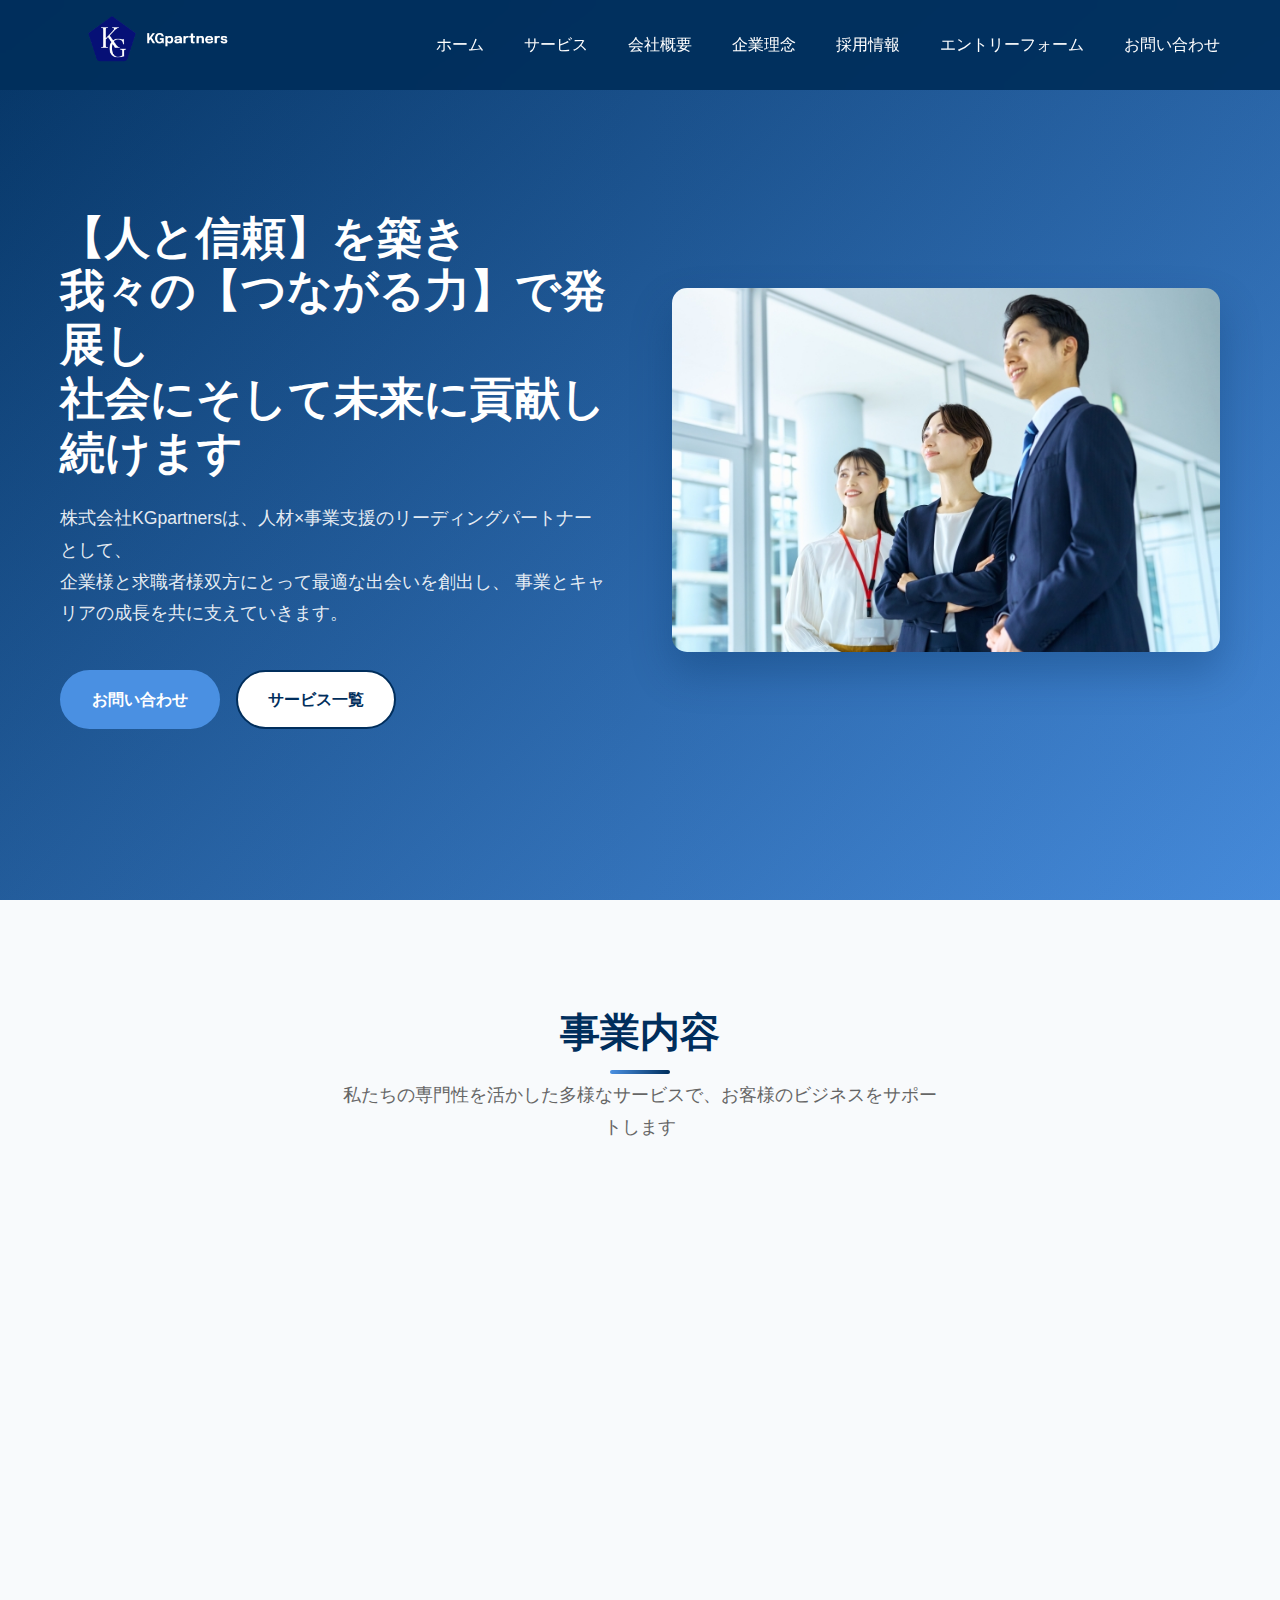
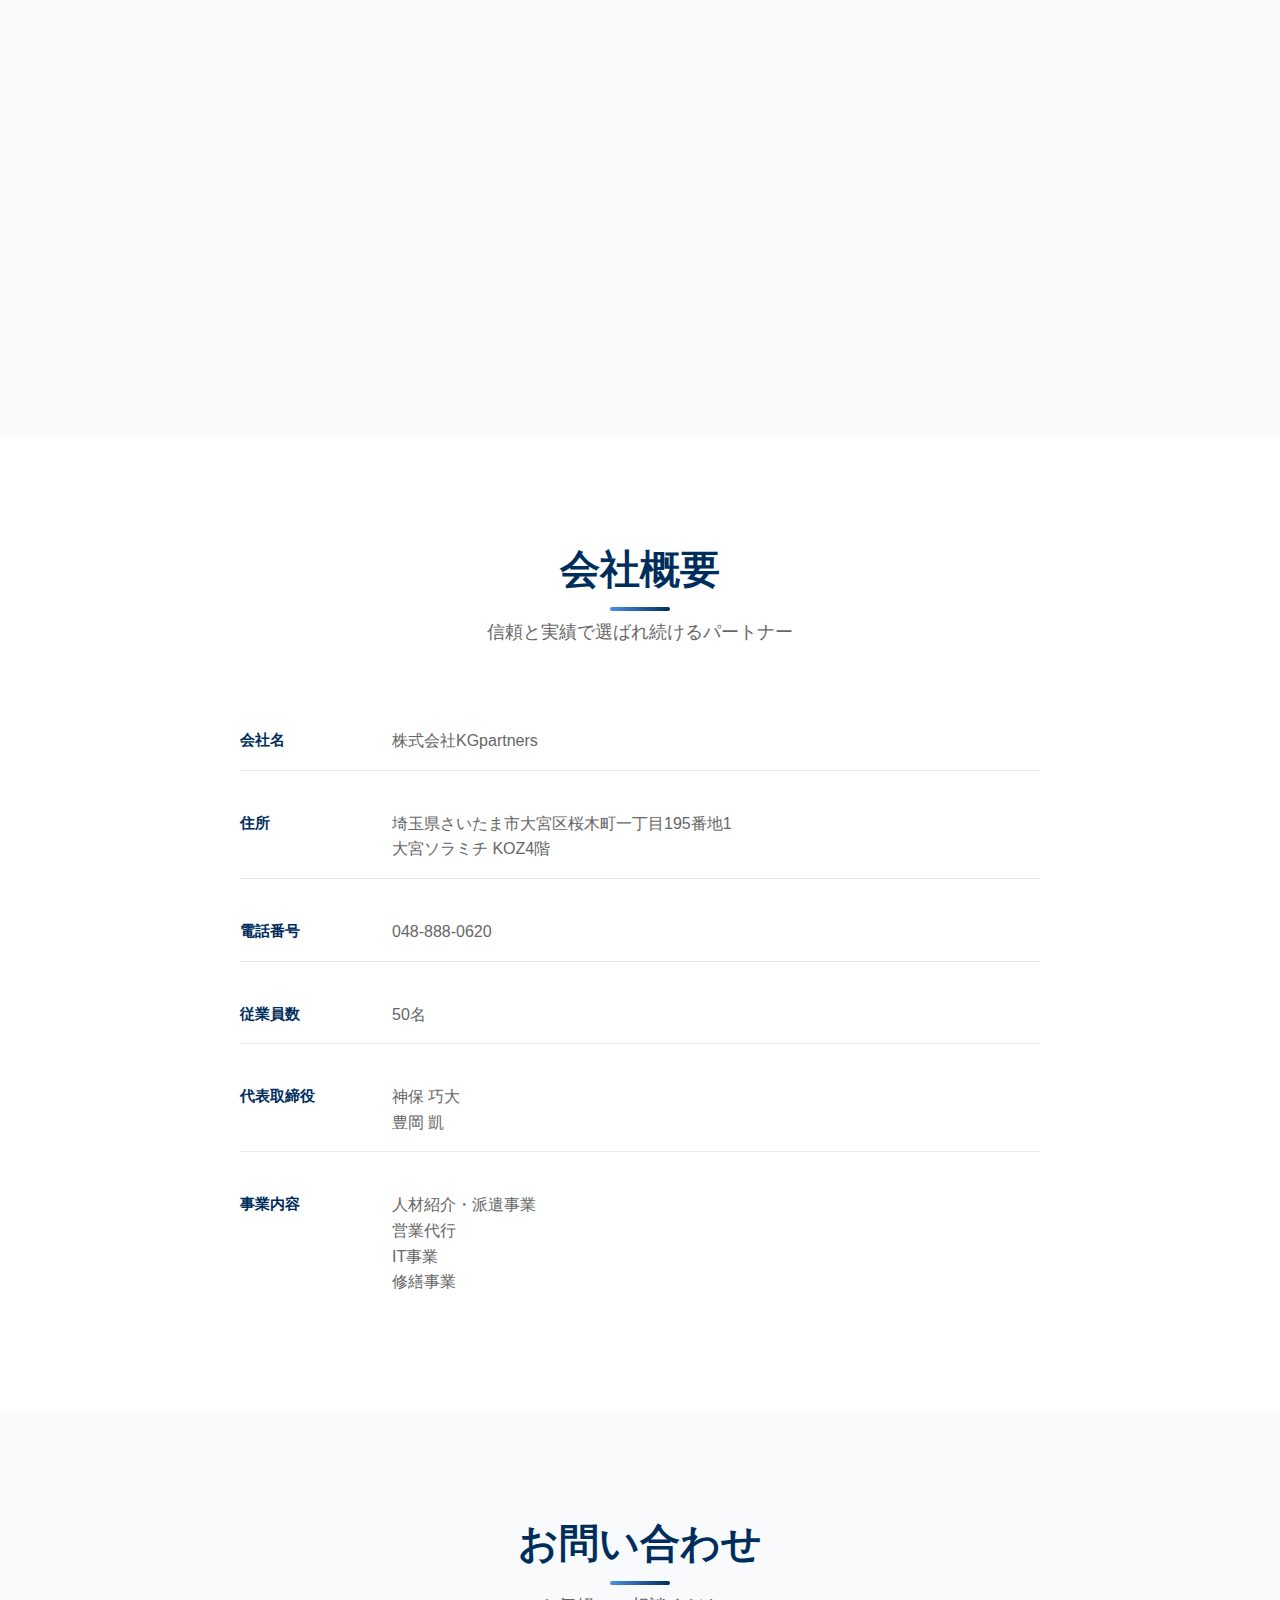
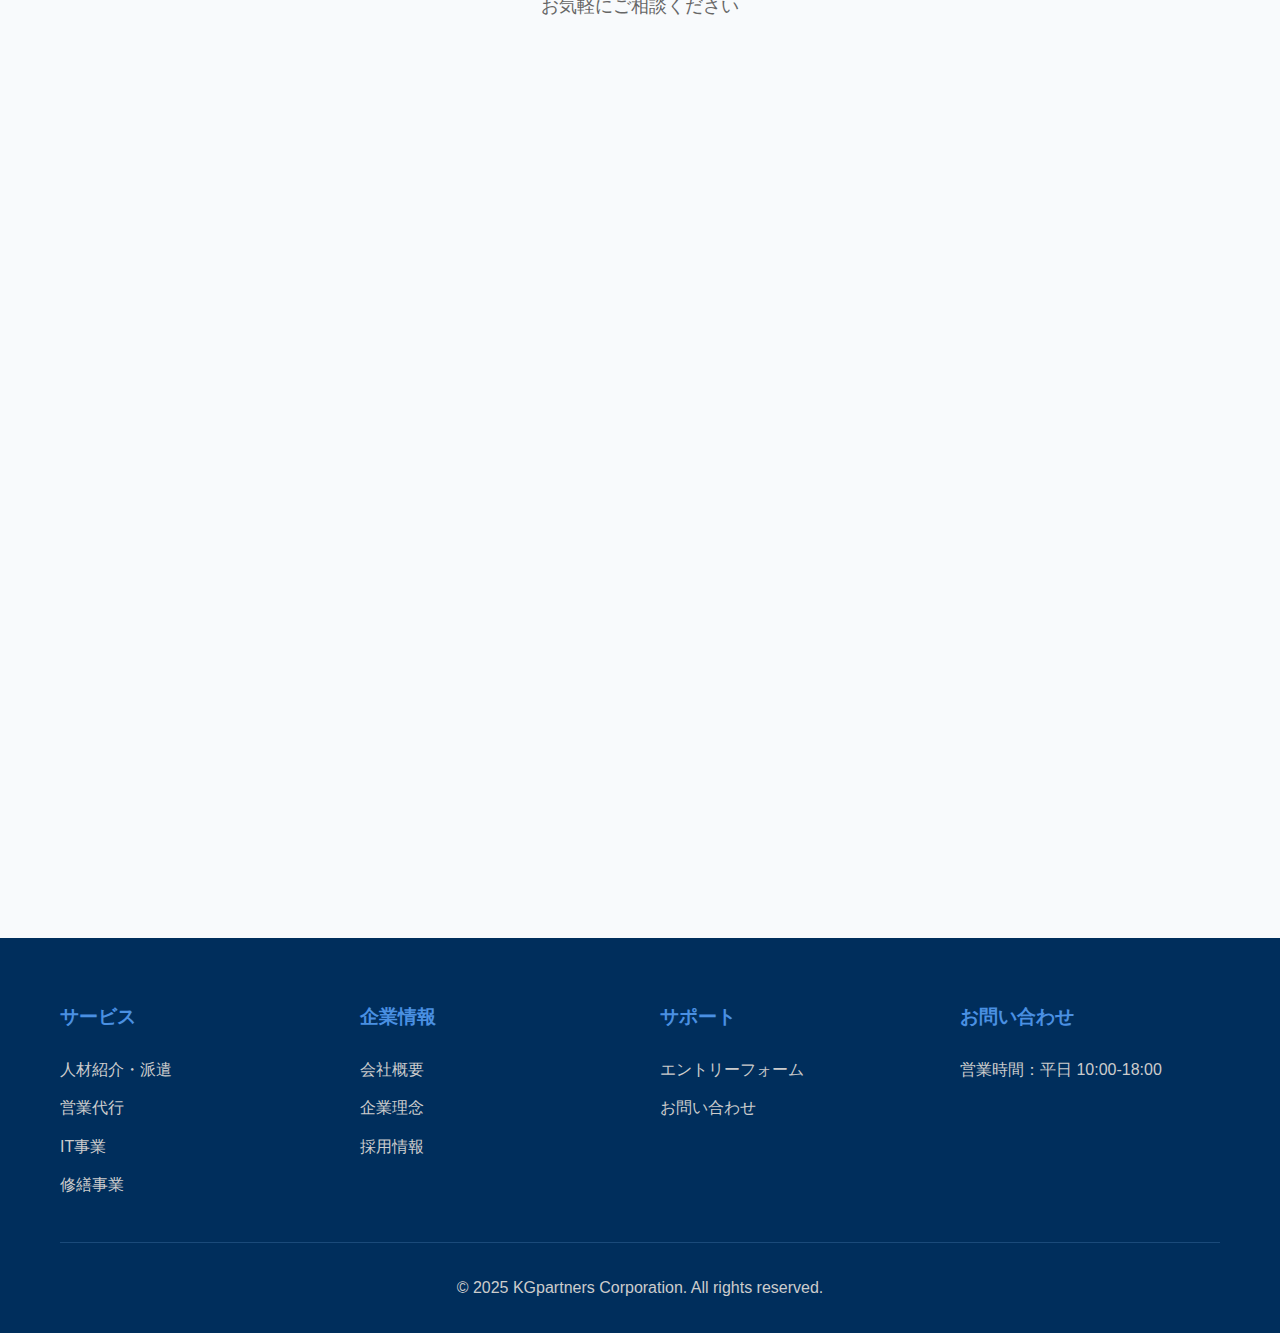
<file: index.html>
<!DOCTYPE html>
<html lang="ja">

<head>
    <meta charset="UTF-8">
    <meta name="viewport" content="width=device-width, initial-scale=1.0">
    <title>株式会社KGpartners - 人材×事業支援のリーディングパートナー</title>
    <link rel="stylesheet" href="style.css">
    <link rel="icon" href="img/KGpartners180px.png">
</head>

<body>
    <header>
        <nav class="container">
            <div class="logo">
                <a href="index.html">
                    <img src="img/logo.png" alt="kgpartnerslogo" width="200px">
                </a>
            </div>
            <ul class="nav-links">
                <li><a href="index.html">ホーム</a></li>
                <li><a href="index.html#services">サービス</a></li>
                <li><a href="index.html#about">会社概要</a></li>
                <li><a href="philosophy.html">企業理念</a></li>
                <li><a href="recruit.html">採用情報</a></li>
                <li><a href="entry.html">エントリーフォーム</a></li> <!-- ← この行を追加 -->
                <li><a href="index.html#contact">お問い合わせ</a></li>
            </ul>
            <div class="hamburger">
                <span></span>
                <span></span>
                <span></span>
            </div>
        </nav>
    </header>

    <section id="home" class="hero">
        <div class="hero-content container">
            <div class="hero-text">
                <h1>【人と信頼】を築き<br>我々の【つながる力】で発展し<br>社会にそして未来に貢献し続けます</h1>
                <p>株式会社KGpartnersは、人材×事業支援のリーディングパートナーとして、<br>企業様と求職者様双方にとって最適な出会いを創出し、
事業とキャリアの成長を共に支えていきます。</p>
                <div class="hero-buttons">
                    <a href="#contact" class="btn btn-primary">お問い合わせ</a>
                    <a href="#services" class="btn btn-secondary">サービス一覧</a>
                </div>
            </div>
            <div class="hero-image">
                <img src="img/top.jpg" alt="top" class="hero-main-image">
                <div class="hero-bg-shape"></div>
            </div>
        </div>
    </section>

    <section id="services" class="services">
        <div class="container">
            <div class="section-header">
                <h2 class="section-title">事業内容</h2>
                <p class="section-subtitle">私たちの専門性を活かした多様なサービスで、お客様のビジネスをサポートします</p>
            </div>
            <div class="services-grid">
                <a href="jinzai.html" class="service-card">
                    <div class="service-icon">
                        <svg viewBox="0 0 24 24" fill="none" stroke="currentColor" stroke-width="2">
                            <path d="M16 21v-2a4 4 0 0 0-4-4H6a4 4 0 0 0-4 4v2" />
                            <circle cx="9" cy="7" r="4" />
                            <path d="M22 21v-2a4 4 0 0 0-3-3.87" />
                            <path d="M16 3.13a4 4 0 0 1 0 7.75" />
                        </svg>
                    </div>
                    <h3>人材紹介・派遣事業</h3>
                    <p>貴社が求める販売・運営のノウハウを教育したスタッフを人選しております。豊富な経験とネットワークを活かし、最適な人材をご紹介いたします。</p>
                </a>
                <a href="eigyo.html" class="service-card">
                    <div class="service-icon">
                        <svg viewBox="0 0 24 24" fill="none" stroke="currentColor" stroke-width="2">
                            <path
                                d="M22 16.92v3a2 2 0 0 1-2.18 2 19.79 19.79 0 0 1-8.63-3.07 19.5 19.5 0 0 1-6-6 19.79 19.79 0 0 1-3.07-8.67A2 2 0 0 1 4.11 2h3a2 2 0 0 1 2 1.72 12.84 12.84 0 0 0 .7 2.81 2 2 0 0 1-.45 2.11L8.09 9.91a16 16 0 0 0 6 6l1.27-1.27a2 2 0 0 1 2.11-.45 12.84 12.84 0 0 0 2.81.7A2 2 0 0 1 22 16.92z" />
                        </svg>
                    </div>
                    <h3>営業代行</h3>
                    <p>アウトバウンドテレマーケティング、訪問販売など様々なノウハウを用いて貴社の課題解決に向けお力添えしております。</p>
                </a>
                <a href="it.html" class="service-card">
                    <div class="service-icon">
                        <svg viewBox="0 0 24 24" fill="none" stroke="currentColor" stroke-width="2">
                            <rect x="2" y="3" width="20" height="14" rx="2" ry="2" />
                            <line x1="8" y1="21" x2="16" y2="21" />
                            <line x1="12" y1="17" x2="12" y2="21" />
                        </svg>
                    </div>
                    <h3>IT事業</h3>
                    <p>経験豊富なITエンジニアをクライアントのプロジェクトに派遣し、要件定義から開発、運用・保守まで一貫した技術支援を提供しています。</p>
                </a>
                <a href="syuzen.html" class="service-card">
                    <div class="service-icon">
                        <svg viewBox="0 0 24 24" fill="none" stroke="currentColor" stroke-width="2">
                            <path d="M3 9l9-7 9 7v11a2 2 0 0 1-2 2H5a2 2 0 0 1-2-2z" />
                            <polyline points="9,22 9,12 15,12 15,22" />
                        </svg>
                    </div>
                    <h3>修繕事業</h3>
                    <p>居住快適性、資産価値の向上に繋がるサポートをいたします。入居前後の清掃や退去時の原状回復清掃もお任せください。</p>
                </a>
            </div>
        </div>
    </section>

    <section id="about" class="about">
        <div class="container">
            <div class="about-content">
                <div class="about-text animate">
                    <div class="section-header">
                        <h2 class="section-title">会社概要</h2>
                        <p class="section-subtitle">信頼と実績で選ばれ続けるパートナー</p>
                    </div>
                    <div class="company-info">
                        <div class="info-item">
                            <span class="info-label">会社名</span>
                            <span class="info-value">株式会社KGpartners</span>
                        </div>
                        <div class="info-item">
                            <span class="info-label">住所</span>
                            <span class="info-value">埼玉県さいたま市大宮区桜木町一丁目195番地1<br>大宮ソラミチ KOZ4階</span>
                        </div>
                        <div class="info-item">
                            <span class="info-label">電話番号</span>
                            <span class="info-value">048-888-0620</span>
                        </div>
                        <!-- <div class="info-item">
                            <span class="info-label">設立年月日</span>
                            <span class="info-value">2025年4月14日</span>
                        </div> -->
                        <!-- <div class="info-item">
                            <span class="info-label">資本金</span>
                            <span class="info-value">1,000,000円</span>
                        </div> -->
                        <div class="info-item">
                            <span class="info-label">従業員数</span>
                            <span class="info-value">50名</span>
                        </div>
                        <div class="info-item">
                            <span class="info-label">代表取締役</span>
                            <span class="info-value">神保 巧大 <br> 豊岡 凱</span>
                        </div>
                        <div class="info-item">
                            <span class="info-label">事業内容</span>
                            <span class="info-value">人材紹介・派遣事業<br>営業代行<br>IT事業<br>修繕事業</span>
                        </div>
                    </div>
                </div>
            </div>
        </div>
    </section>

    <section id="contact" class="contact">
        <div class="container">
            <div class="section-header">
                <h2 class="section-title">お問い合わせ</h2>
                <p class="section-subtitle">お気軽にご相談ください</p>
            </div>
            <div class="contact-content">
                <div class="contact-info">
                    <h3>会社情報</h3>
                    <div class="contact-details">
                        <div class="contact-item">
                            <div class="contact-icon">
                                <svg viewBox="0 0 24 24" fill="none" stroke="currentColor" stroke-width="2">
                                    <path d="M3 9l9-7 9 7v11a2 2 0 0 1-2 2H5a2 2 0 0 1-2-2z" />
                                </svg>
                            </div>
                            <div class="contact-text">
                                <strong>株式会社KGpartners</strong><br>
                                〒330-0854<br>埼玉県さいたま市大宮区<br>桜木町一丁目195番地1<br>
                                大宮ソラミチ KOZ4階
                            </div>
                        </div>
                        <div class="contact-item">
                            <div class="contact-icon">
                                <svg viewBox="0 0 24 24" fill="none" stroke="currentColor" stroke-width="2">
                                    <path
                                        d="M22 16.92v3a2 2 0 0 1-2.18 2 19.79 19.79 0 0 1-8.63-3.07 19.5 19.5 0 0 1-6-6 19.79 19.79 0 0 1-3.07-8.67A2 2 0 0 1 4.11 2h3a2 2 0 0 1 2 1.72 12.84 12.84 0 0 0 .7 2.81 2 2 0 0 1-.45 2.11L8.09 9.91a16 16 0 0 0 6 6l1.27-1.27a2 2 0 0 1 2.11-.45 12.84 12.84 0 0 0 2.81.7A2 2 0 0 1 22 16.92z" />
                                </svg>
                            </div>
                            <div class="contact-text">
                                <strong>TEL：</strong> 048-888-0620
                            </div>
                        </div>
                        <div class="contact-item">
                            <div class="contact-icon">
                                <svg viewBox="0 0 24 24" fill="none" stroke="currentColor" stroke-width="2">
                                    <path
                                        d="M4 4h16c1.1 0 2 .9 2 2v12c0 1.1-.9 2-2 2H4c-1.1 0-2-.9-2-2V6c0-1.1.9-2 2-2z" />
                                    <polyline points="22,6 12,13 2,6" />
                                </svg>
                            </div>
                            <div class="contact-text">
                                <strong>E-mail：</strong> contact @kg-p.jp<br>※迷惑メール対策によりブランクを設定しています。
                            </div>
                        </div>
                        <div class="contact-item">
                            <div class="contact-icon">
                                <svg viewBox="0 0 24 24" fill="none" stroke="currentColor" stroke-width="2">
                                    <circle cx="12" cy="12" r="10" />
                                    <polyline points="12,6 12,12 16,14" />
                                </svg>
                            </div>
                            <div class="contact-text">
                                <strong>営業時間：</strong> 平日 10:00-18:00<br>
                                <strong>定休日：</strong> 土日祝日
                            </div>
                        </div>
                    </div>
                </div>
                <div class="contact-form">
                    <h3>お問い合わせフォーム</h3>
                    <form id="contactForm" action="contact_process.php" method="POST">
                        <div class="form-row">
                            <div class="form-group">
                                <label for="name">お名前 <span class="required">*</span></label>
                                <input type="text" id="name" name="name" required>
                            </div>
                            <div class="form-group">
                                <label for="email">メールアドレス <span class="required">*</span></label>
                                <input type="email" id="email" name="email" required>
                            </div>
                        </div>
                        <div class="form-row">
                            <div class="form-group">
                                <label for="company">会社名</label>
                                <input type="text" id="company" name="company">
                            </div>
                            <div class="form-group">
                                <label for="phone">電話番号</label>
                                <input type="tel" id="phone" name="phone">
                            </div>
                        </div>
                        <div class="form-group">
                            <label for="subject">件名 <span class="required">*</span></label>
                            <select id="subject" name="subject" required>
                                <option value="">選択してください</option>
                                <option value="人材紹介">人材紹介について</option>
                                <option value="人材派遣">人材派遣について</option>
                                <option value="営業代行">営業代行について</option>
                                <option value="IT事業">IT事業について</option>
                                <option value="修繕事業">修繕事業について</option>
                                <option value="その他">その他</option>
                            </select>
                        </div>
                        <div class="form-group">
                            <label for="message">お問い合わせ内容 <span class="required">*</span></label>
                            <textarea id="message" name="message" rows="6" required></textarea>
                        </div>
                        <button type="submit" class="btn btn-primary">送信する</button>
                    </form>
                </div>
            </div>
        </div>
    </section>

    <footer>
        <div class="container">
            <div class="footer-content">
                <div class="footer-section">
                    <h4>サービス</h4>
                    <ul>
                        <li><a href="jinzai.html">人材紹介・派遣</a></li>
                        <li><a href="eigyo.html">営業代行</a></li>
                        <li><a href="it.html">IT事業</a></li>
                        <li><a href="syuzen.html">修繕事業</a></li>
                    </ul>
                </div>
                <div class="footer-section">
                    <h4>企業情報</h4>
                    <ul>
                        <li><a href="index.html#about">会社概要</a></li>
                        <li><a href="philosophy.html">企業理念</a></li> <!-- ← この行を追加 -->
                        <li><a href="recruit.html">採用情報</a></li>
                    </ul>
                </div>
                <div class="footer-section">
                    <h4>サポート</h4>
                    <ul>
                        <!-- <li><a href="#">よくある質問</a></li> -->
                        <li><a href="entry.html">エントリーフォーム</a></li>
                        <li><a href="#contact">お問い合わせ</a></li>
                        <!-- <li><a href="#">プライバシーポリシー</a></li> -->
                        <!-- <li><a href="#">利用規約</a></li> -->
                    </ul>
                </div>
                <div class="footer-section">
                    <h4>お問い合わせ</h4>
                    <div class="footer-contact">
                        <!-- <p>TEL: 03-1234-5678</p> -->
                        <!-- <p>Email: info@kgpartners.co.jp</p> -->
                        <p>営業時間：平日 10:00-18:00</p>
                    </div>
                </div>
            </div>
            <div class="footer-bottom">
                <p>&copy; 2025 KGpartners Corporation. All rights reserved.</p>
            </div>
        </div>
    </footer>

    <script>
        // ハンバーガーメニュー
        const hamburger = document.querySelector('.hamburger');
        const navLinks = document.querySelector('.nav-links');

        hamburger.addEventListener('click', () => {
            navLinks.classList.toggle('active');
            hamburger.classList.toggle('active');
        });

        // スムーススクロール
        document.querySelectorAll('a[href^="#"]').forEach(anchor => {
            anchor.addEventListener('click', function (e) {
                e.preventDefault();
                const target = document.querySelector(this.getAttribute('href'));
                if (target) {
                    const headerHeight = document.querySelector('header').offsetHeight;
                    const targetPosition = target.offsetTop - headerHeight;

                    window.scrollTo({
                        top: targetPosition,
                        behavior: 'smooth'
                    });

                    // モバイルメニューを閉じる
                    navLinks.classList.remove('active');
                    hamburger.classList.remove('active');
                }
            });
        });

        // フォーム送信処理を簡略化
        document.getElementById('contactForm').addEventListener('submit', function (e) {
            // クライアントサイドバリデーションのみ
            const name = document.getElementById('name').value.trim();
            const email = document.getElementById('email').value.trim();
            const subject = document.getElementById('subject').value;
            const message = document.getElementById('message').value.trim();

            if (!name || !email || !subject || !message) {
                e.preventDefault();
                alert('必須項目をすべて入力してください。');
                return false;
            }

            // サーバーサイド処理に任せる
            return true;
        });

        // スクロールアニメーション
        const observerOptions = {
            threshold: 0.1,
            rootMargin: '0px 0px -50px 0px'
        };

        const observer = new IntersectionObserver((entries) => {
            entries.forEach(entry => {
                if (entry.isIntersecting) {
                    entry.target.classList.add('animate');
                }
            });
        }, observerOptions);

        // アニメーション対象要素を監視
        document.querySelectorAll('.service-card, .about-text, .contact-info, .contact-form').forEach(el => {
            observer.observe(el);
        });

        // ヘッダーの背景変更
        window.addEventListener('scroll', () => {
            const header = document.querySelector('header');
            if (window.scrollY > 50) {
                header.classList.add('scrolled');
            } else {
                header.classList.remove('scrolled');
            }
        });
    </script>
</body>

</html>
</file>
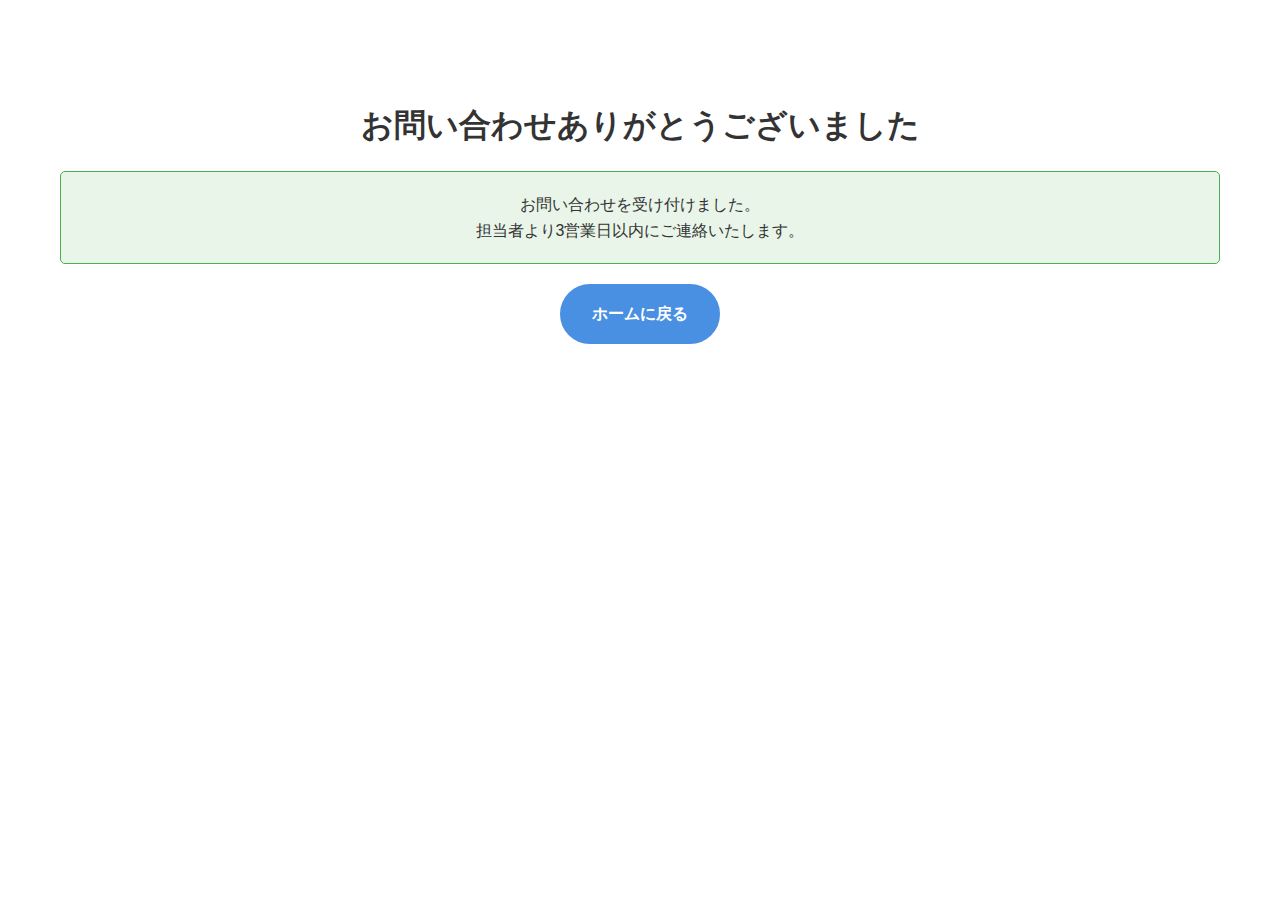
<file: contact_success.html>
<!DOCTYPE html>
<html lang="ja">

<head>
    <meta charset="UTF-8">
    <meta name="viewport" content="width=device-width, initial-scale=1.0">
    <title>送信完了 - 株式会社KGpartners</title>
    <link rel="stylesheet" href="style.css">
</head>

<body>
    <div class="container" style="padding: 100px 20px; text-align: center;">
        <h1>お問い合わせありがとうございました</h1>
        <div style="background: #e8f5e8; border: 1px solid #4caf50; padding: 20px; border-radius: 5px; margin: 20px 0;">
            <p>お問い合わせを受け付けました。<br>
                担当者より3営業日以内にご連絡いたします。</p>
        </div>
        <a href="index.html" class="btn btn-primary">ホームに戻る</a>
    </div>
</body>

</html>
</file>
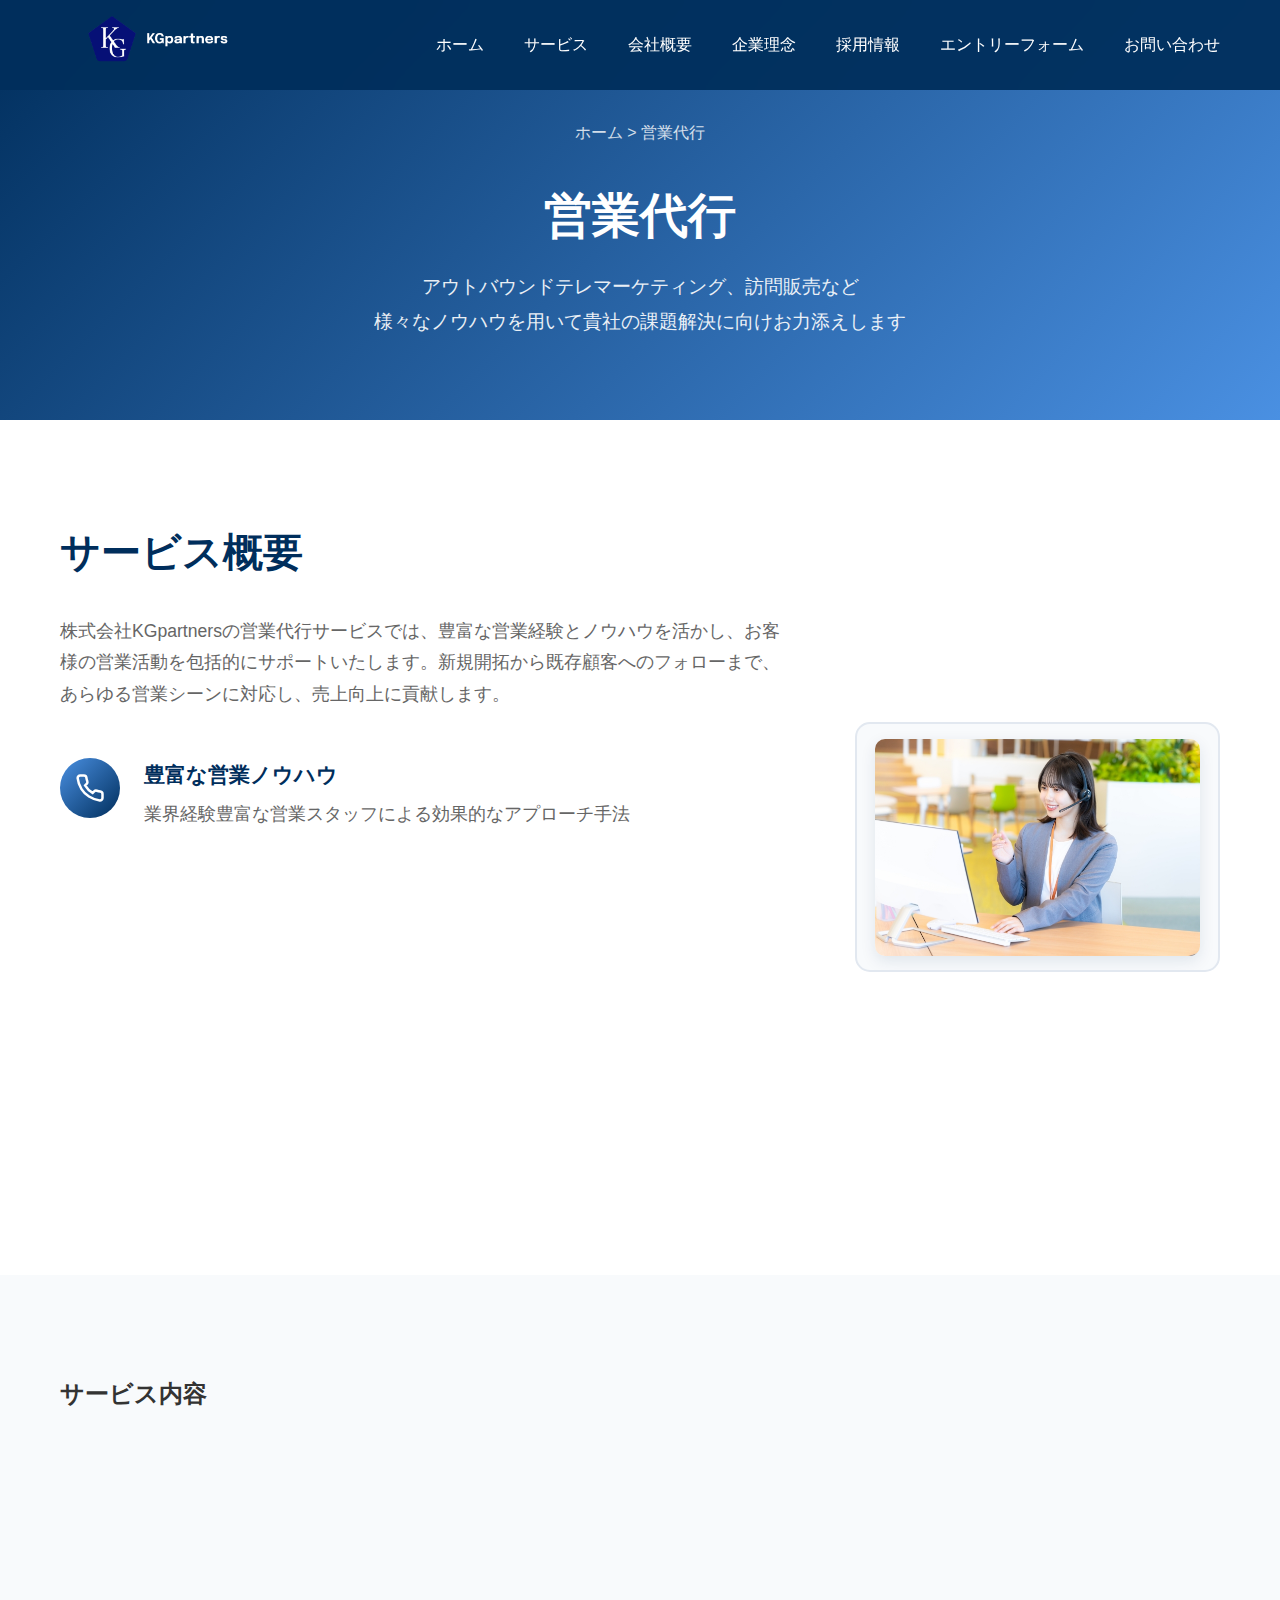
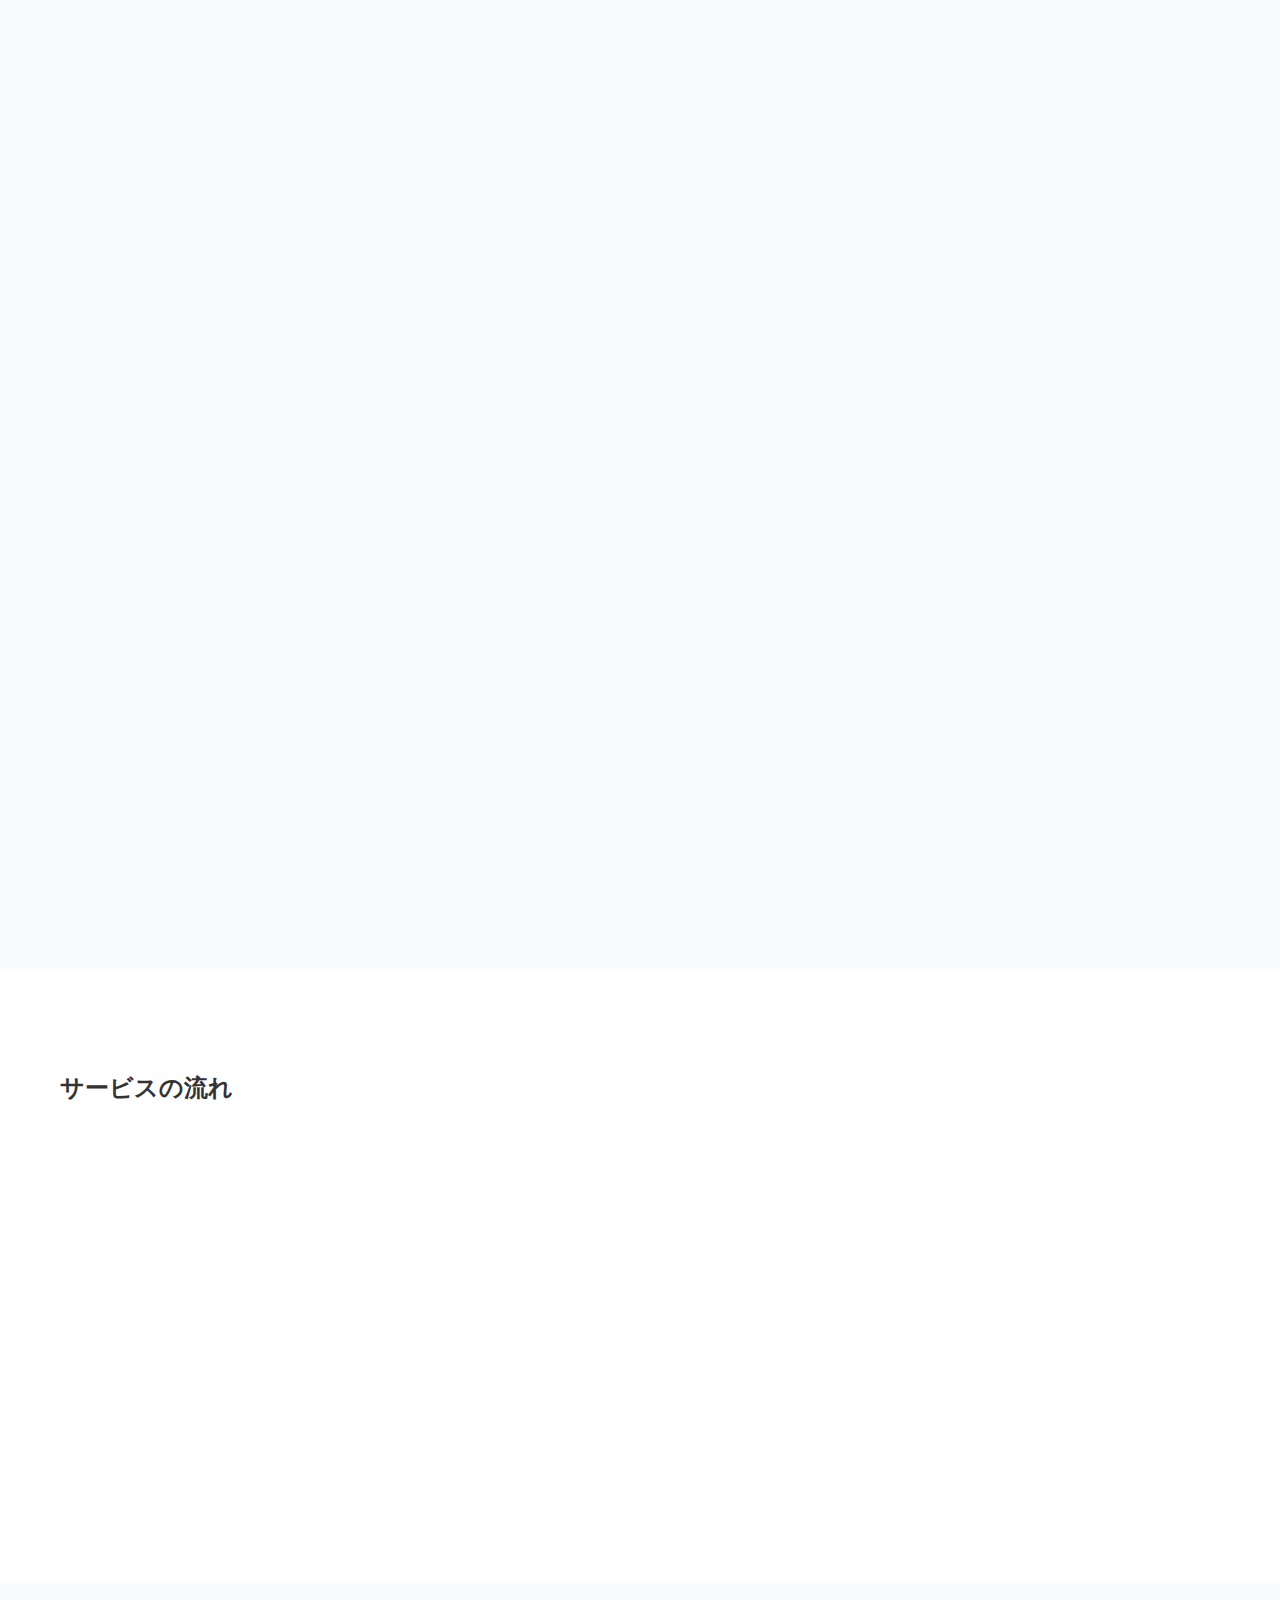
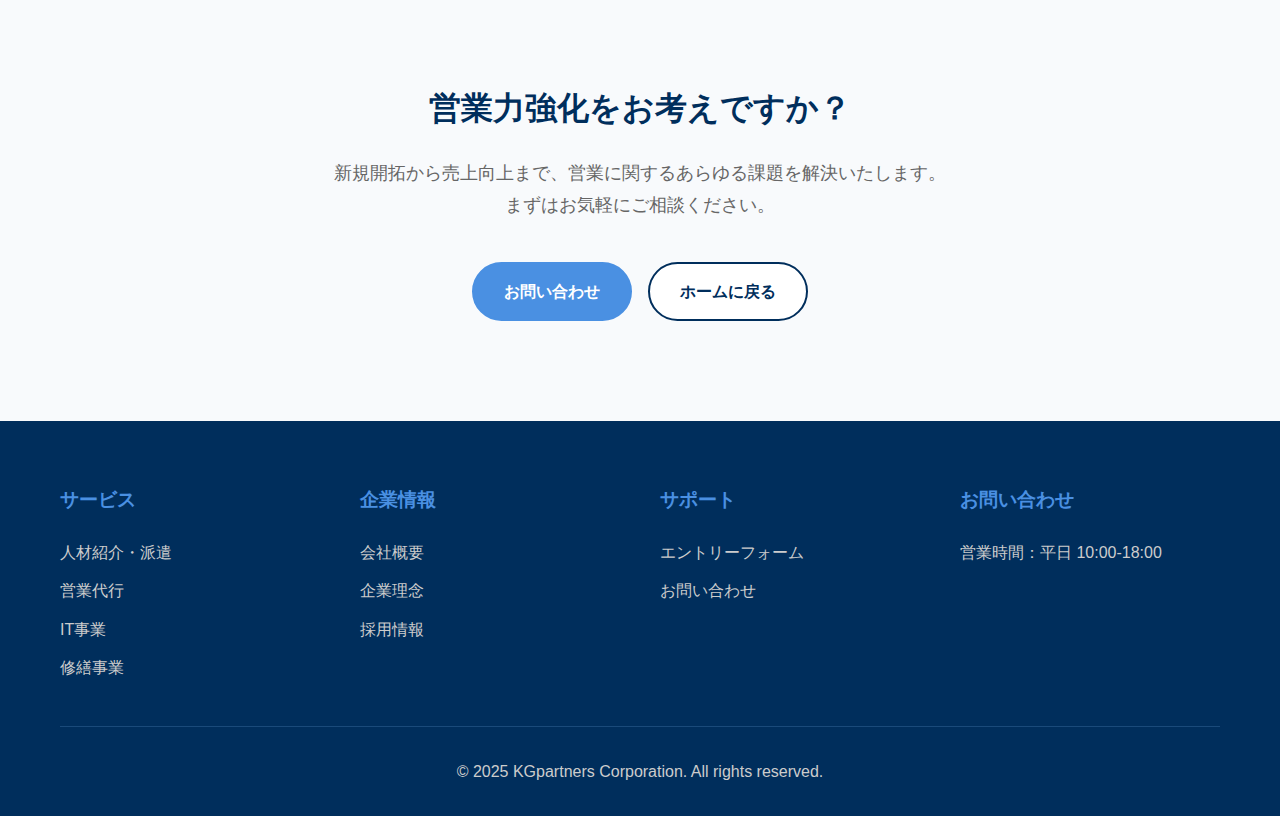
<file: eigyo.html>
<!DOCTYPE html>
<html lang="ja">

<head>
    <meta charset="UTF-8">
    <meta name="viewport" content="width=device-width, initial-scale=1.0">
    <title>営業代行 - 株式会社KGpartners</title>
    <link rel="stylesheet" href="style.css">
</head>

<body>
    <header>
        <nav class="container">
            <div class="logo">
                <a href="index.html">
                    <img src="img/logo.png" alt="kgpartnerslogo" width="200px">
                </a>
            </div>
            <ul class="nav-links">
                <li><a href="index.html">ホーム</a></li>
                <li><a href="index.html#services">サービス</a></li>
                <li><a href="index.html#about">会社概要</a></li>
                <li><a href="philosophy.html">企業理念</a></li>
                <li><a href="recruit.html">採用情報</a></li>
                <li><a href="entry.html">エントリーフォーム</a></li> <!-- ← この行を追加 -->
                <li><a href="index.html#contact">お問い合わせ</a></li>
            </ul>
            <div class="hamburger">
                <span></span>
                <span></span>
                <span></span>
            </div>
        </nav>
    </header>

    <section class="service-hero">
        <div class="container">
            <div class="breadcrumb">
                <a href="index.html">ホーム</a> > <span>営業代行</span>
            </div>
            <h1>営業代行</h1>
            <p>アウトバウンドテレマーケティング、訪問販売など<br>様々なノウハウを用いて貴社の課題解決に向けお力添えします</p>
        </div>
    </section>

    <section class="service-overview">
        <div class="container">
            <div class="overview-content">
                <div class="overview-text">
                    <h2>サービス概要</h2>
                    <p>株式会社KGpartnersの営業代行サービスでは、豊富な営業経験とノウハウを活かし、お客様の営業活動を包括的にサポートいたします。新規開拓から既存顧客へのフォローまで、あらゆる営業シーンに対応し、売上向上に貢献します。
                    </p>
                    <div class="features">
                        <div class="feature-item">
                            <div class="feature-icon">
                                <svg viewBox="0 0 24 24" fill="none" stroke="currentColor" stroke-width="2">
                                    <path
                                        d="M22 16.92v3a2 2 0 0 1-2.18 2 19.79 19.79 0 0 1-8.63-3.07 19.5 19.5 0 0 1-6-6 19.79 19.79 0 0 1-3.07-8.67A2 2 0 0 1 4.11 2h3a2 2 0 0 1 2 1.72 12.84 12.84 0 0 0 .7 2.81 2 2 0 0 1-.45 2.11L8.09 9.91a16 16 0 0 0 6 6l1.27-1.27a2 2 0 0 1 2.11-.45 12.84 12.84 0 0 0 2.81.7A2 2 0 0 1 22 16.92z" />
                                </svg>
                            </div>
                            <div class="feature-content">
                                <h3>豊富な営業ノウハウ</h3>
                                <p>業界経験豊富な営業スタッフによる効果的なアプローチ手法</p>
                            </div>
                        </div>
                        <div class="feature-item">
                            <div class="feature-icon">
                                <svg viewBox="0 0 24 24" fill="none" stroke="currentColor" stroke-width="2">
                                    <path d="M9 11l3 3l8-8" />
                                    <path d="M21 12c0 4.97-4.03 9-9 9s-9-4.03-9-9s4.03-9 9-9" />
                                </svg>
                            </div>
                            <div class="feature-content">
                                <h3>成果報酬型対応</h3>
                                <p>成果に応じた料金体系で、リスクを抑えた営業活動が可能</p>
                            </div>
                        </div>
                        <div class="feature-item">
                            <div class="feature-icon">
                                <svg viewBox="0 0 24 24" fill="none" stroke="currentColor" stroke-width="2">
                                    <path d="M3 3h18v18H3zM9 9h6v6H9z" />
                                </svg>
                            </div>
                            <div class="feature-content">
                                <h3>詳細な活動報告</h3>
                                <p>営業活動の進捗や成果を定期的にレポートでご報告</p>
                            </div>
                        </div>
                    </div>
                </div>
                <div class="overview-image">
                    <div class="image-placeholder">
                        <img src="img/call.jpg" alt="営業代行サービス">
                    </div>
                </div>
            </div>
        </div>
    </section>

    <section class="service-details">
        <div class="container">
            <h2>サービス内容</h2>
            <div class="details-grid">
                <div class="detail-card">
                    <div class="detail-icon">
                        <svg viewBox="0 0 24 24" fill="none" stroke="currentColor" stroke-width="2">
                            <path
                                d="M22 16.92v3a2 2 0 0 1-2.18 2 19.79 19.79 0 0 1-8.63-3.07 19.5 19.5 0 0 1-6-6 19.79 19.79 0 0 1-3.07-8.67A2 2 0 0 1 4.11 2h3a2 2 0 0 1 2 1.72 12.84 12.84 0 0 0 .7 2.81 2 2 0 0 1-.45 2.11L8.09 9.91a16 16 0 0 0 6 6l1.27-1.27a2 2 0 0 1 2.11-.45 12.84 12.84 0 0 0 2.81.7A2 2 0 0 1 22 16.92z" />
                        </svg>
                    </div>
                    <h3>テレマーケティング</h3>
                    <p>アウトバウンド・インバウンド両方に対応。効率的な電話営業で新規顧客を開拓します。</p>
                    <ul>
                        <li>新規顧客開拓</li>
                        <li>アポイント獲得</li>
                        <li>既存顧客フォロー</li>
                        <li>マーケットリサーチ</li>
                    </ul>
                </div>
                <div class="detail-card">
                    <div class="detail-icon">
                        <svg viewBox="0 0 24 24" fill="none" stroke="currentColor" stroke-width="2">
                            <path d="M3 9l9-7 9 7v11a2 2 0 0 1-2 2H5a2 2 0 0 1-2-2z" />
                            <polyline points="9,22 9,12 15,12 15,22" />
                        </svg>
                    </div>
                    <h3>訪問営業</h3>
                    <p>対面での営業活動により、お客様との信頼関係を築き、成約率向上を実現します。</p>
                    <ul>
                        <li>新規訪問営業</li>
                        <li>既存顧客深耕</li>
                        <li>商談サポート</li>
                        <li>契約締結支援</li>
                    </ul>
                </div>
                <div class="detail-card">
                    <div class="detail-icon">
                        <svg viewBox="0 0 24 24" fill="none" stroke="currentColor" stroke-width="2">
                            <rect x="2" y="3" width="20" height="14" rx="2" ry="2" />
                            <line x1="8" y1="21" x2="16" y2="21" />
                            <line x1="12" y1="17" x2="12" y2="21" />
                        </svg>
                    </div>
                    <h3>オンライン営業</h3>
                    <p>Web会議ツールを活用したオンライン営業で、効率的な商談を実現します。</p>
                    <ul>
                        <li>Web商談</li>
                        <li>オンラインプレゼン</li>
                        <li>リモート営業支援</li>
                        <li>デジタル資料活用</li>
                    </ul>
                </div>
                <div class="detail-card">
                    <div class="detail-icon">
                        <svg viewBox="0 0 24 24" fill="none" stroke="currentColor" stroke-width="2">
                            <path
                                d="M14.828 14.828a4 4 0 0 1-5.656 0M9 10h.01M15 10h.01M21 12c0 4.97-4.03 9-9 9s-9-4.03-9-9s4.03-9 9-9s9 4.03 9 9z" />
                        </svg>
                    </div>
                    <h3>営業戦略立案</h3>
                    <p>市場分析から営業戦略の立案まで、トータルでサポートいたします。</p>
                    <ul>
                        <li>市場調査・分析</li>
                        <li>ターゲット設定</li>
                        <li>営業プロセス設計</li>
                        <li>KPI設定・管理</li>
                    </ul>
                </div>
            </div>
        </div>
    </section>

    <section class="service-flow">
        <div class="container">
            <h2>サービスの流れ</h2>
            <div class="flow-steps">
                <div class="step">
                    <div class="step-number">01</div>
                    <div class="step-content">
                        <h3>現状分析・ヒアリング</h3>
                        <p>貴社の営業課題や目標をお伺いし、現状分析を行います</p>
                    </div>
                </div>
                <div class="step">
                    <div class="step-number">02</div>
                    <div class="step-content">
                        <h3>戦略立案・提案</h3>
                        <p>分析結果を基に最適な営業戦略とアプローチ方法をご提案します</p>
                    </div>
                </div>
                <div class="step">
                    <div class="step-number">03</div>
                    <div class="step-content">
                        <h3>営業活動実行</h3>
                        <p>専門スタッフによる営業活動を開始し、継続的に実行します</p>
                    </div>
                </div>
                <div class="step">
                    <div class="step-number">04</div>
                    <div class="step-content">
                        <h3>成果報告・改善</h3>
                        <p>定期的な成果報告と活動内容の分析・改善を行います</p>
                    </div>
                </div>
            </div>
        </div>
    </section>

    <section class="service-cta">
        <div class="container">
            <div class="cta-content">
                <h2>営業力強化をお考えですか？</h2>
                <p>新規開拓から売上向上まで、営業に関するあらゆる課題を解決いたします。<br>まずはお気軽にご相談ください。</p>
                <div class="cta-buttons">
                    <a href="index.html#contact" class="btn btn-primary">お問い合わせ</a>
                    <a href="index.html" class="btn btn-secondary">ホームに戻る</a>
                </div>
            </div>
        </div>
    </section>

    <footer>
        <div class="container">
            <div class="footer-content">
                <div class="footer-section">
                    <h4>サービス</h4>
                    <ul>
                        <li><a href="jinzai.html">人材紹介・派遣</a></li>
                        <li><a href="eigyo.html">営業代行</a></li>
                        <li><a href="it.html">IT事業</a></li>
                        <li><a href="syuzen.html">修繕事業</a></li>
                    </ul>
                </div>
                <div class="footer-section">
                    <h4>企業情報</h4>
                    <ul>
                        <li><a href="index.html#about">会社概要</a></li>
                        <li><a href="philosophy.html">企業理念</a></li> <!-- ← この行を追加 -->
                        <li><a href="recruit.html">採用情報</a></li>
                    </ul>
                </div>
                <div class="footer-section">
                    <h4>サポート</h4>
                    <ul>
                        <!-- <li><a href="#">よくある質問</a></li> -->
                        <li><a href="entry.html">エントリーフォーム</a></li>
                        <li><a href="index.html#contact">お問い合わせ</a></li>
                        <!-- <li><a href="#">プライバシーポリシー</a></li> -->
                        <!-- <li><a href="#">利用規約</a></li> -->
                    </ul>
                </div>
                <div class="footer-section">
                    <h4>お問い合わせ</h4>
                    <div class="footer-contact">
                        <!-- <p>TEL: 03-1234-5678</p> -->
                        <!-- <p>Email: info@kgpartners.co.jp</p> -->
                        <p>営業時間：平日 10:00-18:00</p>
                    </div>
                </div>
            </div>
            <div class="footer-bottom">
                <p>&copy; 2025 KGpartners Corporation. All rights reserved.</p>
            </div>
        </div>
    </footer>

    <script>
        // ハンバーガーメニュー
        const hamburger = document.querySelector('.hamburger');
        const navLinks = document.querySelector('.nav-links');

        hamburger.addEventListener('click', () => {
            navLinks.classList.toggle('active');
            hamburger.classList.toggle('active');
        });

        // スムーススクロール
        document.querySelectorAll('a[href^="#"]').forEach(anchor => {
            anchor.addEventListener('click', function (e) {
                e.preventDefault();
                const target = document.querySelector(this.getAttribute('href'));
                if (target) {
                    const headerHeight = document.querySelector('header').offsetHeight;
                    const targetPosition = target.offsetTop - headerHeight;

                    window.scrollTo({
                        top: targetPosition,
                        behavior: 'smooth'
                    });

                    navLinks.classList.remove('active');
                    hamburger.classList.remove('active');
                }
            });
        });

        // ヘッダーの背景変更
        window.addEventListener('scroll', () => {
            const header = document.querySelector('header');
            if (window.scrollY > 50) {
                header.classList.add('scrolled');
            } else {
                header.classList.remove('scrolled');
            }
        });

        // アニメーション
        const observerOptions = {
            threshold: 0.1,
            rootMargin: '0px 0px -50px 0px'
        };

        const observer = new IntersectionObserver((entries) => {
            entries.forEach(entry => {
                if (entry.isIntersecting) {
                    entry.target.classList.add('animate');
                }
            });
        }, observerOptions);

        document.querySelectorAll('.detail-card, .step, .feature-item').forEach(el => {
            observer.observe(el);
        });
    </script>
</body>

</html>
</file>
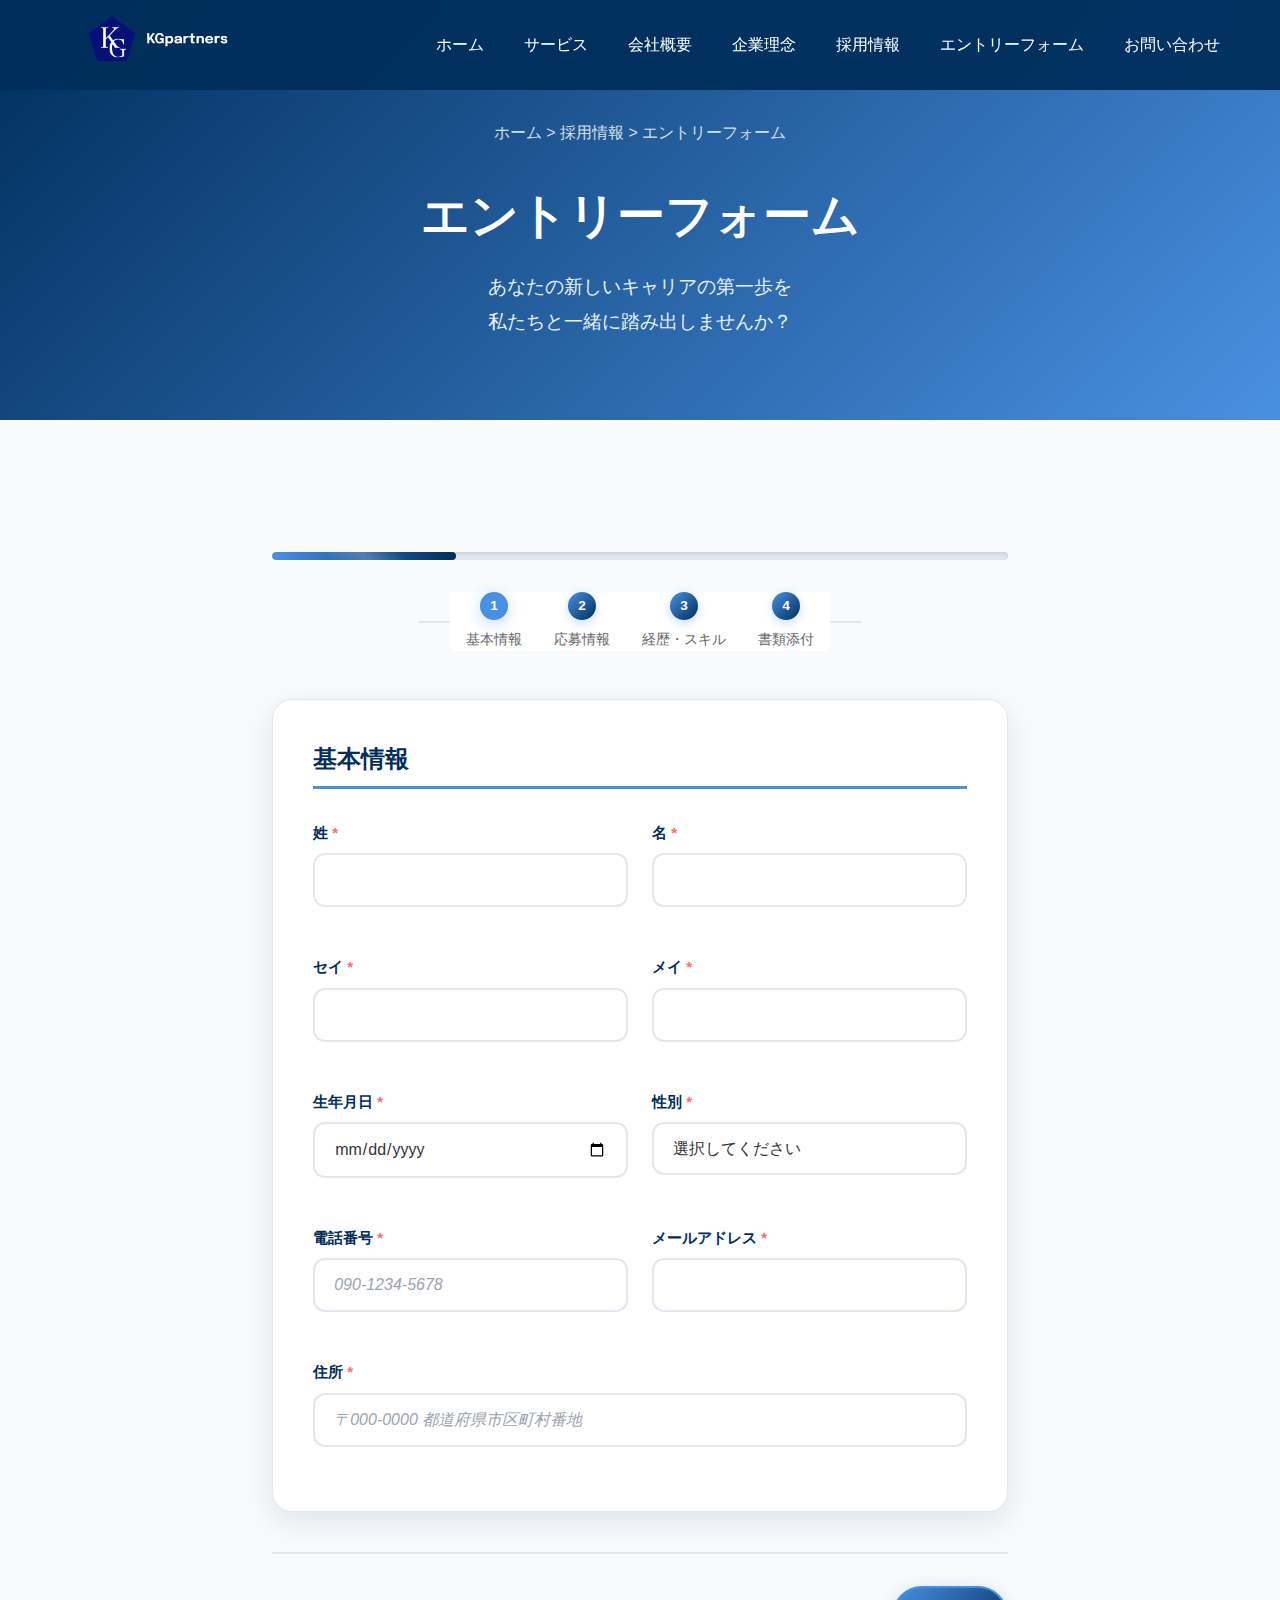
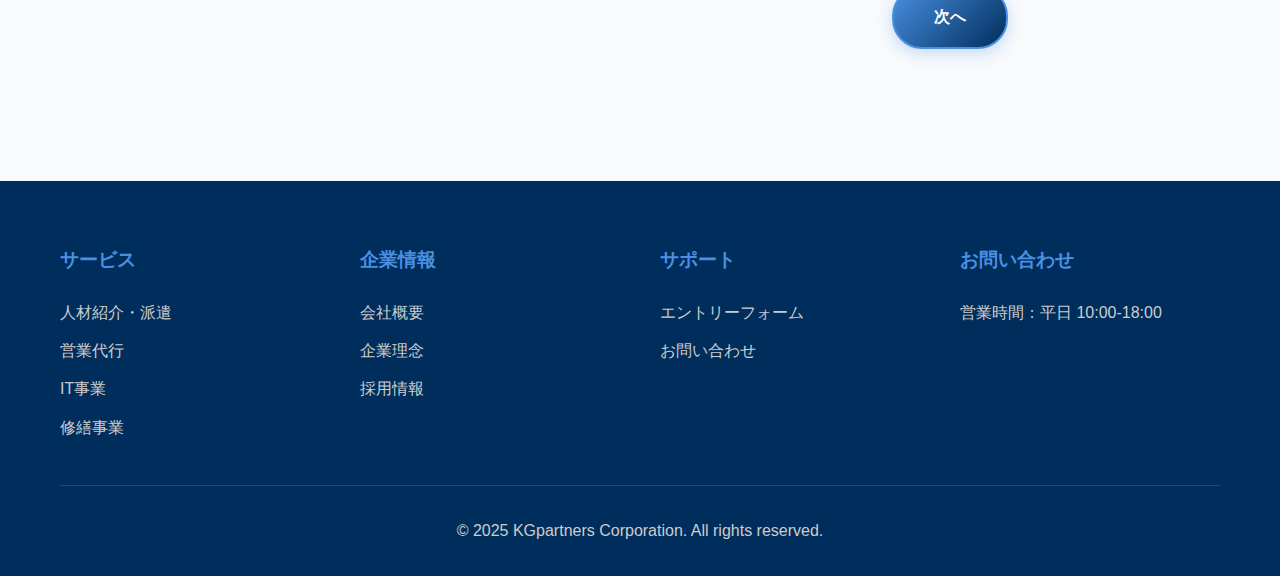
<file: entry.html>
<!DOCTYPE html>
<html lang="ja">

<head>
    <meta charset="UTF-8">
    <meta name="viewport" content="width=device-width, initial-scale=1.0">
    <title>エントリーフォーム - 株式会社KGpartners</title>
    <link rel="stylesheet" href="style.css">
    <link rel="stylesheet" href="entry-styles.css">
</head>

<body>
    <header>
        <nav class="container">
            <div class="logo">
                <a href="index.html">
                    <img src="img/logo.png" alt="kgpartnerslogo" width="200px">
                </a>
            </div>
            <ul class="nav-links">
                <li><a href="index.html">ホーム</a></li>
                <li><a href="index.html#services">サービス</a></li>
                <li><a href="index.html#about">会社概要</a></li>
                <li><a href="philosophy.html">企業理念</a></li>
                <li><a href="recruit.html">採用情報</a></li>
                <li><a href="entry.html">エントリーフォーム</a></li> <!-- ← この行を追加 -->
                <li><a href="index.html#contact">お問い合わせ</a></li>
            </ul>
            <div class="hamburger">
                <span></span>
                <span></span>
                <span></span>
            </div>
        </nav>
    </header>

    <section class="service-hero">
        <div class="container">
            <div class="breadcrumb">
                <a href="index.html">ホーム</a> > <a href="recruit.html">採用情報</a> > <span>エントリーフォーム</span>
            </div>
            <h1>エントリーフォーム</h1>
            <p>あなたの新しいキャリアの第一歩を<br>私たちと一緒に踏み出しませんか？</p>
        </div>
    </section>

    <section style="padding: 100px 0; background: #f8fafc;">
        <div class="container">
            <div class="entry-form-container">
                <!-- プログレスバー -->
                <div class="progress-bar">
                    <div class="progress-fill" id="progressFill" style="width: 25%;"></div>
                </div>

                <!-- ステップインジケーター -->
                <div class="step-indicator">
                    <div class="step-indicator-item">
                        <div class="step-number active" id="step1Number">1</div>
                        <div class="step-label">基本情報</div>
                    </div>
                    <div class="step-indicator-item">
                        <div class="step-number" id="step2Number">2</div>
                        <div class="step-label">応募情報</div>
                    </div>
                    <div class="step-indicator-item">
                        <div class="step-number" id="step3Number">3</div>
                        <div class="step-label">経歴・スキル</div>
                    </div>
                    <div class="step-indicator-item">
                        <div class="step-number" id="step4Number">4</div>
                        <div class="step-label">書類添付</div>
                    </div>
                </div>

                <form id="entryForm" action="entry_process.php" method="POST" enctype="multipart/form-data">
                    <!-- ステップ1: 基本情報 -->
                    <div class="step-content active" id="step1">
                        <div class="form-section">
                            <h3>基本情報</h3>
                            <div class="form-row">
                                <div class="form-group">
                                    <label for="lastName">姓 <span class="required">*</span></label>
                                    <input type="text" id="lastName" name="last_name" required>
                                    <div class="error-message">姓を入力してください</div>
                                </div>
                                <div class="form-group">
                                    <label for="firstName">名 <span class="required">*</span></label>
                                    <input type="text" id="firstName" name="first_name" required>
                                    <div class="error-message">名を入力してください</div>
                                </div>
                            </div>
                            <div class="form-row">
                                <div class="form-group">
                                    <label for="lastNameKana">セイ <span class="required">*</span></label>
                                    <input type="text" id="lastNameKana" name="last_name_kana" required>
                                    <div class="error-message">セイをカタカナで入力してください</div>
                                </div>
                                <div class="form-group">
                                    <label for="firstNameKana">メイ <span class="required">*</span></label>
                                    <input type="text" id="firstNameKana" name="first_name_kana" required>
                                    <div class="error-message">メイをカタカナで入力してください</div>
                                </div>
                            </div>
                            <div class="form-row">
                                <div class="form-group">
                                    <label for="birthDate">生年月日 <span class="required">*</span></label>
                                    <input type="date" id="birthDate" name="birth_date" required>
                                    <div class="error-message">生年月日を入力してください</div>
                                </div>
                                <div class="form-group">
                                    <label for="gender">性別 <span class="required">*</span></label>
                                    <select id="gender" name="gender" required>
                                        <option value="">選択してください</option>
                                        <option value="male">男性</option>
                                        <option value="female">女性</option>
                                        <option value="other">その他</option>
                                    </select>
                                    <div class="error-message">性別を選択してください</div>
                                </div>
                            </div>
                            <div class="form-row">
                                <div class="form-group">
                                    <label for="phone">電話番号 <span class="required">*</span></label>
                                    <input type="tel" id="phone" name="phone" placeholder="090-1234-5678" required>
                                    <div class="error-message">電話番号を入力してください</div>
                                </div>
                                <div class="form-group">
                                    <label for="email">メールアドレス <span class="required">*</span></label>
                                    <input type="email" id="email" name="email" required>
                                    <div class="error-message">有効なメールアドレスを入力してください</div>
                                </div>
                            </div>
                            <div class="form-group form-group-full">
                                <label for="address">住所 <span class="required">*</span></label>
                                <input type="text" id="address" name="address" placeholder="〒000-0000 都道府県市区町村番地"
                                    required>
                                <div class="error-message">住所を入力してください</div>
                            </div>
                        </div>
                    </div>

                    <!-- ステップ2: 応募情報 -->
                    <div class="step-content" id="step2">
                        <div class="form-section">
                            <h3>応募情報</h3>
                            <div class="form-row">
                                <div class="form-group">
                                    <label for="desiredPosition">希望職種 <span class="required">*</span></label>
                                    <select id="desiredPosition" name="desired_position" required>
                                        <option value="">選択してください</option>
                                        <option value="sales">営業スタッフ</option>
                                        <option value="it_engineer">ITエンジニア</option>
                                        <option value="call_center">コールセンタースタッフ</option>
                                        <option value="hr_consultant">人材コンサルタント</option>
                                        <option value="administrative">事務スタッフ</option>
                                        <option value="other">その他</option>
                                    </select>
                                    <div class="error-message">希望職種を選択してください</div>
                                </div>
                                <div class="form-group">
                                    <label for="employmentType">希望雇用形態 <span class="required">*</span></label>
                                    <select id="employmentType" name="employment_type" required>
                                        <option value="">選択してください</option>
                                        <option value="fulltime">正社員</option>
                                        <option value="contract">契約社員</option>
                                        <option value="parttime">パートタイム</option>
                                        <option value="temp">派遣社員</option>
                                    </select>
                                    <div class="error-message">希望雇用形態を選択してください</div>
                                </div>
                            </div>
                            <div class="form-row">
                                <div class="form-group">
                                    <label for="desiredLocation">希望勤務地</label>
                                    <input type="text" id="desiredLocation" name="desired_location"
                                        placeholder="東京都内、在宅勤務など">
                                </div>
                                <div class="form-group">
                                    <label for="startDate">入社希望時期 <span class="required">*</span></label>
                                    <select id="startDate" name="start_date" required>
                                        <option value="">選択してください</option>
                                        <option value="immediately">即日</option>
                                        <option value="within_1month">1ヶ月以内</option>
                                        <option value="within_2months">2ヶ月以内</option>
                                        <option value="within_3months">3ヶ月以内</option>
                                        <option value="negotiable">要相談</option>
                                    </select>
                                    <div class="error-message">入社希望時期を選択してください</div>
                                </div>
                            </div>
                            <div class="form-group form-group-full">
                                <label for="desiredSalary">希望年収</label>
                                <input type="text" id="desiredSalary" name="desired_salary"
                                    placeholder="例：400万円〜、要相談など">
                            </div>
                        </div>
                    </div>

                    <!-- ステップ3: 経歴・スキル -->
                    <div class="step-content" id="step3">
                        <div class="form-section">
                            <h3>経歴・スキル</h3>
                            <div class="form-row">
                                <div class="form-group">
                                    <label for="education">最終学歴 <span class="required">*</span></label>
                                    <select id="education" name="education" required>
                                        <option value="">選択してください</option>
                                        <option value="high_school">高等学校卒業</option>
                                        <option value="vocational_school">専門学校卒業</option>
                                        <option value="junior_college">短期大学卒業</option>
                                        <option value="university">大学卒業</option>
                                        <option value="graduate_school">大学院卒業</option>
                                        <option value="other">その他</option>
                                    </select>
                                    <div class="error-message">最終学歴を選択してください</div>
                                </div>
                                <div class="form-group">
                                    <label for="workExperience">職歴年数</label>
                                    <select id="workExperience" name="work_experience">
                                        <option value="">選択してください</option>
                                        <option value="no_experience">未経験</option>
                                        <option value="less_than_1year">1年未満</option>
                                        <option value="1_3years">1-3年</option>
                                        <option value="3_5years">3-5年</option>
                                        <option value="5_10years">5-10年</option>
                                        <option value="more_than_10years">10年以上</option>
                                    </select>
                                </div>
                            </div>
                            <div class="form-group form-group-full">
                                <label for="workHistory">職歴概要</label>
                                <textarea id="workHistory" name="work_history"
                                    placeholder="これまでの職歴を簡潔にご記入ください"></textarea>
                            </div>
                            <div class="form-group form-group-full">
                                <label for="qualifications">保有資格・スキル</label>
                                <textarea id="qualifications" name="qualifications"
                                    placeholder="資格名、プログラミング言語、語学力など"></textarea>
                            </div>
                            <div class="form-group form-group-full">
                                <label for="motivation">志望動機 <span class="required">*</span></label>
                                <textarea id="motivation" name="motivation" required
                                    placeholder="当社を志望される理由をお聞かせください"></textarea>
                                <div class="error-message">志望動機を入力してください</div>
                            </div>
                            <div class="form-group form-group-full">
                                <label for="selfPr">自己PR</label>
                                <textarea id="selfPr" name="self_pr" placeholder="ご自身の強みやアピールポイントをお聞かせください"></textarea>
                            </div>
                        </div>
                    </div>

                    <!-- ステップ4: 書類添付 -->
                    <div class="step-content" id="step4">
                        <div class="form-section">
                            <h3>書類添付</h3>

                            <!-- 履歴書 -->
                            <div class="form-group form-group-full">
                                <label>履歴書 <span class="required">*</span></label>
                                <div class="file-upload-area" onclick="document.getElementById('resume').click()">
                                    <div class="file-upload-icon">📄</div>
                                    <div class="file-upload-text">
                                        <strong>履歴書をアップロード</strong><br>
                                        クリックしてファイルを選択するか、ここにドラッグ&ドロップ<br>
                                        <small>対応形式: PDF, DOC, DOCX (最大10MB)</small>
                                    </div>
                                    <button type="button" class="file-upload-button">ファイル選択</button>
                                </div>
                                <input type="file" id="resume" name="resume" accept=".pdf,.doc,.docx"
                                    style="display: none;" required>
                                <div class="uploaded-files" id="resumeFiles"></div>
                                <div class="error-message">履歴書を添付してください</div>
                            </div>

                            <!-- 職務経歴書 -->
                            <div class="form-group form-group-full">
                                <label>職務経歴書</label>
                                <div class="file-upload-area"
                                    onclick="document.getElementById('careerHistory').click()">
                                    <div class="file-upload-icon">📋</div>
                                    <div class="file-upload-text">
                                        <strong>職務経歴書をアップロード</strong><br>
                                        クリックしてファイルを選択するか、ここにドラッグ&ドロップ<br>
                                        <small>対応形式: PDF, DOC, DOCX (最大10MB)</small>
                                    </div>
                                    <button type="button" class="file-upload-button">ファイル選択</button>
                                </div>
                                <input type="file" id="careerHistory" name="career_history" accept=".pdf,.doc,.docx"
                                    style="display: none;">
                                <div class="uploaded-files" id="careerHistoryFiles"></div>
                            </div>

                            <!-- その他書類 -->
                            <div class="form-group form-group-full">
                                <label>その他書類（ポートフォリオなど）</label>
                                <div class="file-upload-area" onclick="document.getElementById('otherDocs').click()">
                                    <div class="file-upload-icon">📎</div>
                                    <div class="file-upload-text">
                                        <strong>その他書類をアップロード</strong><br>
                                        クリックしてファイルを選択するか、ここにドラッグ&ドロップ<br>
                                        <small>対応形式: PDF, DOC, DOCX, ZIP (最大20MB)</small>
                                    </div>
                                    <button type="button" class="file-upload-button">ファイル選択</button>
                                </div>
                                <input type="file" id="otherDocs" name="other_docs[]" accept=".pdf,.doc,.docx,.zip"
                                    multiple style="display: none;">
                                <div class="uploaded-files" id="otherDocsFiles"></div>
                            </div>

                            <!-- 個人情報の取り扱いについて -->
                            <div class="form-group form-group-full">
                                <div class="checkbox-group">
                                    <input type="checkbox" id="privacyConsent" name="privacy_consent" required>
                                    <label for="privacyConsent">
                                        <span class="required">*</span>
                                        <a href="#" onclick="openPrivacyModal(); return false;">個人情報の取り扱いについて</a>に同意します
                                    </label>
                                </div>
                                <div class="error-message">個人情報の取り扱いに同意してください</div>
                            </div>
                        </div>
                    </div>

                    <!-- ナビゲーションボタン -->
                    <div class="form-navigation">
                        <button type="button" class="btn-nav btn-secondary" id="prevBtn" onclick="changeStep(-1)"
                            style="display: none;">前へ</button>
                        <div style="flex: 1;"></div>
                        <button type="button" class="btn-nav btn-primary" id="nextBtn"
                            onclick="changeStep(1)">次へ</button>
                        <button type="submit" class="btn-nav btn-primary" id="submitBtn"
                            style="display: none;">送信する</button>
                    </div>
                </form>
            </div>
        </div>
    </section>

    <!-- 個人情報取り扱いモーダル -->
    <div id="privacyModal"
        style="display: none; position: fixed; top: 0; left: 0; width: 100%; height: 100%; background: rgba(0,0,0,0.5); z-index: 1000;">
        <div
            style="position: absolute; top: 50%; left: 50%; transform: translate(-50%, -50%); background: white; padding: 2rem; border-radius: 10px; max-width: 600px; max-height: 80vh; overflow-y: auto;">
            <h3 style="color: #002e5c; margin-bottom: 1rem;">個人情報の取り扱いについて</h3>
            <div style="line-height: 1.6; color: #666;">
                <p>当社では、お客様の個人情報を以下の通り取り扱います。</p>
                <h4>1. 個人情報の利用目的</h4>
                <p>・採用選考のため<br>・お客様への連絡のため<br>・サービス向上のため</p>
                <h4>2. 個人情報の第三者提供</h4>
                <p>法令に基づく場合を除き、お客様の同意なく第三者に提供することはありません。</p>
                <h4>3. 個人情報の保管期間</h4>
                <p>採用選考終了後、適切な期間保管した後に安全に廃棄いたします。</p>
            </div>
            <div style="text-align: center; margin-top: 2rem;">
                <button onclick="closePrivacyModal()"
                    style="background: #4a90e2; color: white; padding: 0.8rem 2rem; border: none; border-radius: 25px; cursor: pointer;">閉じる</button>
            </div>
        </div>
    </div>

    <footer>
        <div class="container">
            <div class="footer-content">
                <div class="footer-section">
                    <h4>サービス</h4>
                    <ul>
                        <li><a href="jinzai.html">人材紹介・派遣</a></li>
                        <li><a href="eigyo.html">営業代行</a></li>
                        <li><a href="it.html">IT事業</a></li>
                        <li><a href="syuzen.html">修繕事業</a></li>
                    </ul>
                </div>
                <div class="footer-section">
                    <h4>企業情報</h4>
                    <ul>
                        <li><a href="index.html#about">会社概要</a></li>
                        <li><a href="philosophy.html">企業理念</a></li>
                        <li><a href="recruit.html">採用情報</a></li>
                    </ul>
                </div>
                <div class="footer-section">
                    <h4>サポート</h4>
                    <ul>
                        <li><a href="entry.html">エントリーフォーム</a></li>
                        <li><a href="index.html#contact">お問い合わせ</a></li>
                    </ul>
                </div>
                <div class="footer-section">
                    <h4>お問い合わせ</h4>
                    <div class="footer-contact">
                        <p>営業時間：平日 10:00-18:00</p>
                    </div>
                </div>
            </div>
            <div class="footer-bottom">
                <p>&copy; 2025 KGpartners Corporation. All rights reserved.</p>
            </div>
        </div>
    </footer>

    <script>
        let currentStep = 1;
        const totalSteps = 4;

        // ステップ変更関数
        function changeStep(direction) {
            if (direction === 1 && !validateCurrentStep()) {
                return;
            }

            const currentStepEl = document.getElementById(`step${currentStep}`);
            const currentNumberEl = document.getElementById(`step${currentStep}Number`);

            currentStepEl.classList.remove('active');

            if (direction === 1) {
                currentNumberEl.classList.remove('active');
                currentNumberEl.classList.add('completed');
                currentStep++;
            } else {
                currentStep--;
                currentNumberEl.classList.remove('completed');
                currentNumberEl.classList.add('active');
            }

            const newStepEl = document.getElementById(`step${currentStep}`);
            const newNumberEl = document.getElementById(`step${currentStep}Number`);

            newStepEl.classList.add('active');
            newNumberEl.classList.add('active');

            updateProgressBar();
            updateNavigation();

            // ページトップにスムーズスクロール
            scrollToTop();
        }

        // ページトップにスクロールする関数
        function scrollToTop() {
            // ヘッダーの高さを取得
            const header = document.querySelector('header');
            const headerHeight = header ? header.offsetHeight : 80;

            // ステップインジケーターの位置まで戻る
            const stepIndicator = document.querySelector('.step-indicator');
            const targetPosition = stepIndicator ?
                stepIndicator.offsetTop - headerHeight - 20 :
                headerHeight + 20;

            // スムーズスクロール
            window.scrollTo({
                top: targetPosition,
                behavior: 'smooth'
            });

            // 最初の入力フィールドにフォーカス（アクセシビリティ向上）
            setTimeout(() => {
                const firstInput = document.querySelector(`#step${currentStep} input:not([type="hidden"]), #step${currentStep} select, #step${currentStep} textarea`);
                if (firstInput) {
                    firstInput.focus();
                }
            }, 500); // スクロール完了後にフォーカス
        }

        // プログレスバー更新
        function updateProgressBar() {
            const progress = (currentStep / totalSteps) * 100;
            document.getElementById('progressFill').style.width = progress + '%';
        }

        // ナビゲーションボタン更新
        function updateNavigation() {
            const prevBtn = document.getElementById('prevBtn');
            const nextBtn = document.getElementById('nextBtn');
            const submitBtn = document.getElementById('submitBtn');

            prevBtn.style.display = currentStep > 1 ? 'block' : 'none';

            if (currentStep === totalSteps) {
                nextBtn.style.display = 'none';
                submitBtn.style.display = 'block';
            } else {
                nextBtn.style.display = 'block';
                submitBtn.style.display = 'none';
            }
        }

        // 現在のステップのバリデーション
        function validateCurrentStep() {
            const currentStepEl = document.getElementById(`step${currentStep}`);
            const requiredFields = currentStepEl.querySelectorAll('input[required], select[required], textarea[required]');
            let isValid = true;
            let errorMessages = [];

            // まず全てのエラー状態をクリア
            currentStepEl.querySelectorAll('.form-group.error').forEach(group => {
                group.classList.remove('error');
            });

            requiredFields.forEach(field => {
                const formGroup = field.closest('.form-group');
                const fieldLabel = formGroup.querySelector('label').textContent.replace('*', '').trim();

                if (!field.value.trim()) {
                    formGroup.classList.add('error');
                    errorMessages.push(fieldLabel);
                    isValid = false;
                } else {
                    formGroup.classList.remove('error');

                    // 特別なバリデーション
                    if (field.type === 'email' && !isValidEmail(field.value)) {
                        formGroup.classList.add('error');
                        errorMessages.push(fieldLabel + '（正しい形式で入力してください）');
                        isValid = false;
                    }
                }
            });

            // ステップ4の特別なバリデーション
            if (currentStep === 4) {
                const resumeFile = document.getElementById('resume');
                const privacyConsent = document.getElementById('privacyConsent');

                if (!resumeFile.files.length) {
                    resumeFile.closest('.form-group').classList.add('error');
                    errorMessages.push('履歴書');
                    isValid = false;
                } else {
                    resumeFile.closest('.form-group').classList.remove('error');
                }

                if (!privacyConsent.checked) {
                    privacyConsent.closest('.form-group').classList.add('error');
                    errorMessages.push('個人情報の取り扱いへの同意');
                    isValid = false;
                } else {
                    privacyConsent.closest('.form-group').classList.remove('error');
                }
            }

            // バリデーションエラーがある場合はアラート表示
            if (!isValid) {
                showValidationAlert(errorMessages);
            }

            return isValid;
        }

        // バリデーションアラート表示
        function showValidationAlert(errorMessages) {
            // 既存のアラートがあれば削除
            const existingAlert = document.querySelector('.validation-alert');
            const existingOverlay = document.querySelector('.validation-alert-overlay');
            if (existingAlert) existingAlert.remove();
            if (existingOverlay) existingOverlay.remove();

            // オーバーレイ作成
            const overlay = document.createElement('div');
            overlay.className = 'validation-alert-overlay';
            document.body.appendChild(overlay);

            // アラートダイアログ作成
            const alert = document.createElement('div');
            alert.className = 'validation-alert';

            const stepNames = {
                1: '基本情報',
                2: '応募情報',
                3: '経歴・スキル',
                4: '書類添付'
            };

            alert.innerHTML = `
                <h3>入力エラー</h3>
                <p><strong>${stepNames[currentStep]}</strong>で入力が必要な項目があります：</p>
                <ul>
                    ${errorMessages.map(msg => `<li>${msg}</li>`).join('')}
                </ul>
                <button class="alert-button" onclick="closeValidationAlert()">確認</button>
            `;

            document.body.appendChild(alert);

            // 3秒後に自動で閉じる
            setTimeout(() => {
                if (document.querySelector('.validation-alert')) {
                    closeValidationAlert();
                }
            }, 5000);
        }

        // バリデーションアラートを閉じる
        function closeValidationAlert() {
            const alert = document.querySelector('.validation-alert');
            const overlay = document.querySelector('.validation-alert-overlay');

            if (alert) {
                alert.style.animation = 'alertSlideOut 0.3s ease-in forwards';
                setTimeout(() => alert.remove(), 300);
            }
            if (overlay) {
                overlay.style.animation = 'fadeOut 0.3s ease-in forwards';
                setTimeout(() => overlay.remove(), 300);
            }

            // 最初のエラーフィールドにスクロールしてフォーカス
            setTimeout(() => {
                const firstErrorField = document.querySelector('.form-group.error input, .form-group.error select, .form-group.error textarea');
                if (firstErrorField) {
                    // エラーフィールドの位置にスクロール
                    const header = document.querySelector('header');
                    const headerHeight = header ? header.offsetHeight : 80;
                    const fieldPosition = firstErrorField.offsetTop - headerHeight - 20;

                    window.scrollTo({
                        top: fieldPosition,
                        behavior: 'smooth'
                    });

                    // フォーカスを当てる
                    setTimeout(() => {
                        firstErrorField.focus();
                    }, 500);
                }
            }, 300);
        }

        // メールアドレスバリデーション
        function isValidEmail(email) {
            const re = /^[^\s@]+@[^\s@]+\.[^\s@]+$/;
            return re.test(email);
        }

        // ファイルアップロード処理
        function setupFileUpload(inputId, displayId) {
            const input = document.getElementById(inputId);
            const display = document.getElementById(displayId);

            input.addEventListener('change', function () {
                displayUploadedFiles(this, display);
            });

            // ドラッグ&ドロップ対応
            const uploadArea = input.closest('.form-group').querySelector('.file-upload-area');

            uploadArea.addEventListener('dragover', function (e) {
                e.preventDefault();
                this.classList.add('dragover');
            });

            uploadArea.addEventListener('dragleave', function (e) {
                e.preventDefault();
                this.classList.remove('dragover');
            });

            uploadArea.addEventListener('drop', function (e) {
                e.preventDefault();
                this.classList.remove('dragover');

                const files = e.dataTransfer.files;
                if (files.length > 0) {
                    input.files = files;
                    displayUploadedFiles(input, display);
                }
            });
        }

        // アップロードされたファイル表示
        function displayUploadedFiles(input, container) {
            container.innerHTML = '';

            Array.from(input.files).forEach((file, index) => {
                const fileDiv = document.createElement('div');
                fileDiv.className = 'uploaded-file';
                fileDiv.innerHTML = `
                    <div class="file-info">
                        <span class="file-name">${file.name}</span>
                        <span class="file-size">(${formatFileSize(file.size)})</span>
                    </div>
                    <button type="button" class="remove-file" onclick="removeFile('${input.id}', ${index}, '${container.id}')">削除</button>
                `;
                container.appendChild(fileDiv);
            });
        }

        // ファイルサイズフォーマット
        function formatFileSize(bytes) {
            if (bytes === 0) return '0 Bytes';
            const k = 1024;
            const sizes = ['Bytes', 'KB', 'MB', 'GB'];
            const i = Math.floor(Math.log(bytes) / Math.log(k));
            return parseFloat((bytes / Math.pow(k, i)).toFixed(2)) + ' ' + sizes[i];
        }

        // ファイル削除
        function removeFile(inputId, index, containerId) {
            const input = document.getElementById(inputId);
            const container = document.getElementById(containerId);
            const dt = new DataTransfer();

            Array.from(input.files).forEach((file, i) => {
                if (i !== index) {
                    dt.items.add(file);
                }
            });

            input.files = dt.files;
            displayUploadedFiles(input, container);
        }

        // プライバシーモーダル
        function openPrivacyModal() {
            document.getElementById('privacyModal').style.display = 'block';
        }

        function closePrivacyModal() {
            document.getElementById('privacyModal').style.display = 'none';
        }

        // フォーム送信処理
        document.getElementById('entryForm').addEventListener('submit', function (e) {
            if (!validateCurrentStep()) {
                e.preventDefault();
                return;
            }

            // 送信中の表示
            const submitBtn = document.getElementById('submitBtn');
            const originalText = submitBtn.textContent;
            submitBtn.textContent = '送信中...';
            submitBtn.disabled = true;

            // 送信中はページトップにスクロール
            scrollToTop();

            // 送信エラー時の処理（タイムアウト設定）
            setTimeout(() => {
                if (submitBtn.disabled) {
                    submitBtn.textContent = originalText;
                    submitBtn.disabled = false;
                }
            }, 30000); // 30秒後にタイムアウト
        });

        // ハンバーガーメニュー
        const hamburger = document.querySelector('.hamburger');
        const navLinks = document.querySelector('.nav-links');

        hamburger.addEventListener('click', () => {
            navLinks.classList.toggle('active');
            hamburger.classList.toggle('active');
        });

        // 初期化
        document.addEventListener('DOMContentLoaded', function () {
            // ファイルアップロードの設定
            setupFileUpload('resume', 'resumeFiles');
            setupFileUpload('careerHistory', 'careerHistoryFiles');
            setupFileUpload('otherDocs', 'otherDocsFiles');

            // リアルタイムバリデーション（入力時にエラーをクリア）
            document.querySelectorAll('input, select, textarea').forEach(field => {
                // 入力開始時にエラー状態をクリア
                field.addEventListener('input', function () {
                    const formGroup = this.closest('.form-group');
                    if (formGroup.classList.contains('error')) {
                        // 値がある場合のみエラーをクリア
                        if (this.value.trim()) {
                            formGroup.classList.remove('error');
                        }
                    }
                });

                // フォーカス時にもエラーをクリア（ユーザビリティ向上）
                field.addEventListener('focus', function () {
                    const formGroup = this.closest('.form-group');
                    if (formGroup.classList.contains('error')) {
                        formGroup.classList.remove('error');
                    }
                });

                // メールアドレスのリアルタイムバリデーション
                if (field.type === 'email') {
                    field.addEventListener('blur', function () {
                        const formGroup = this.closest('.form-group');
                        if (this.value.trim() && !isValidEmail(this.value)) {
                            formGroup.classList.add('error');
                        } else {
                            formGroup.classList.remove('error');
                        }
                    });
                }
            });

            // ファイル選択時にエラーをクリア
            document.getElementById('resume').addEventListener('change', function () {
                if (this.files.length > 0) {
                    this.closest('.form-group').classList.remove('error');
                }
            });

            // プライバシー同意チェック時にエラーをクリア
            document.getElementById('privacyConsent').addEventListener('change', function () {
                if (this.checked) {
                    this.closest('.form-group').classList.remove('error');
                }
            });
        });
    </script>
</body>

</html>
</file>
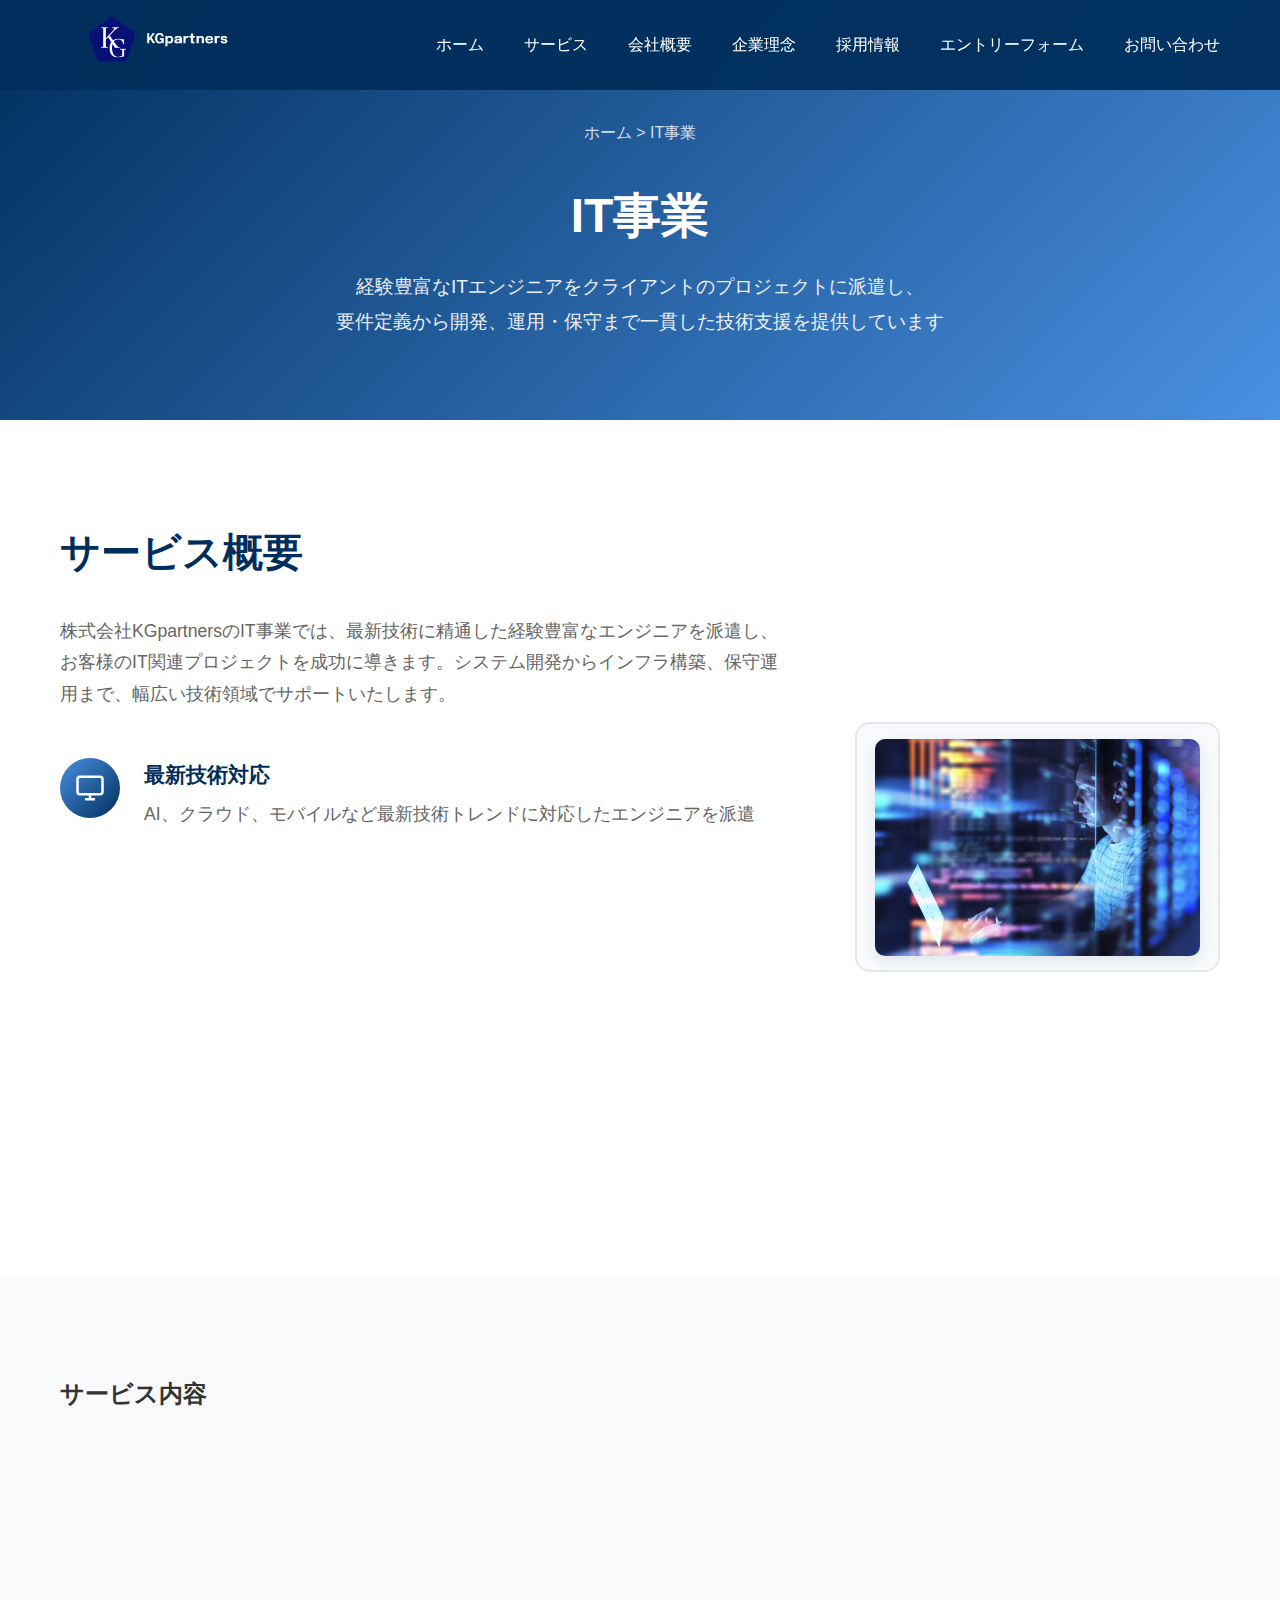
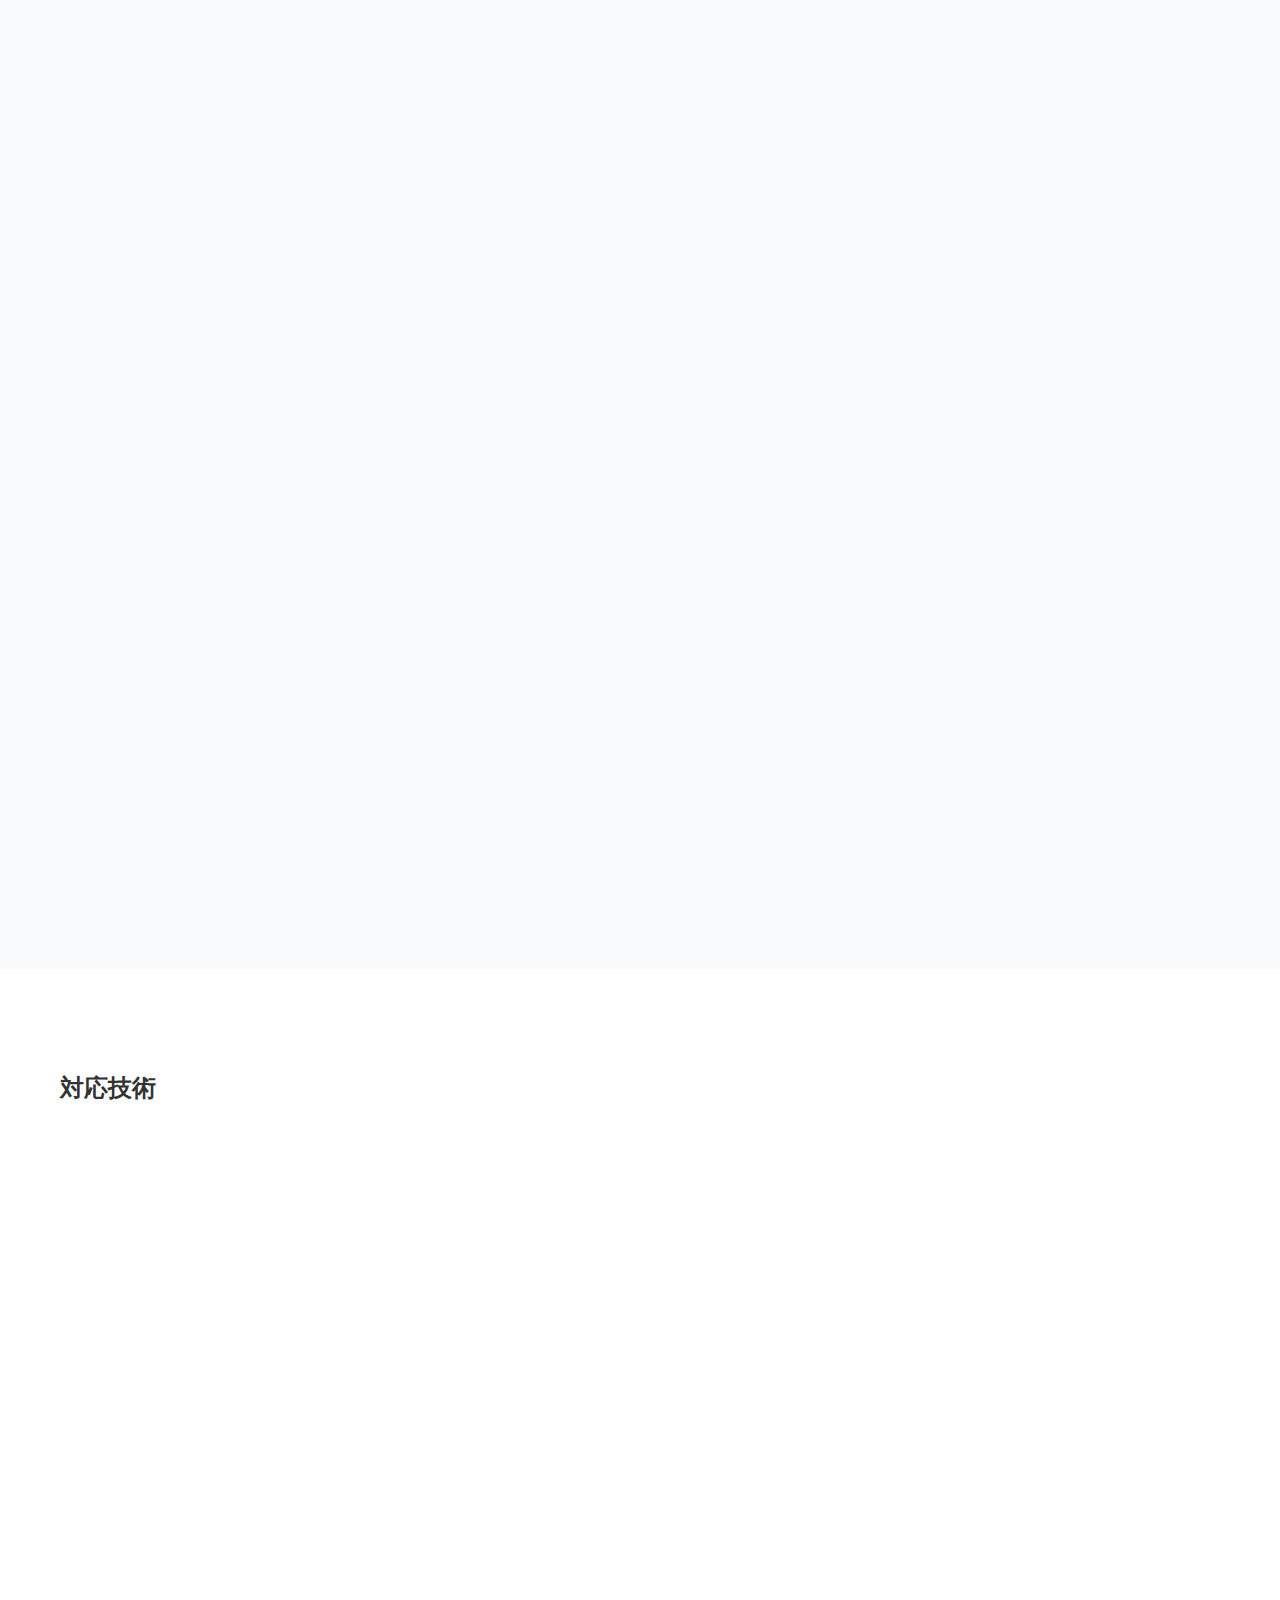
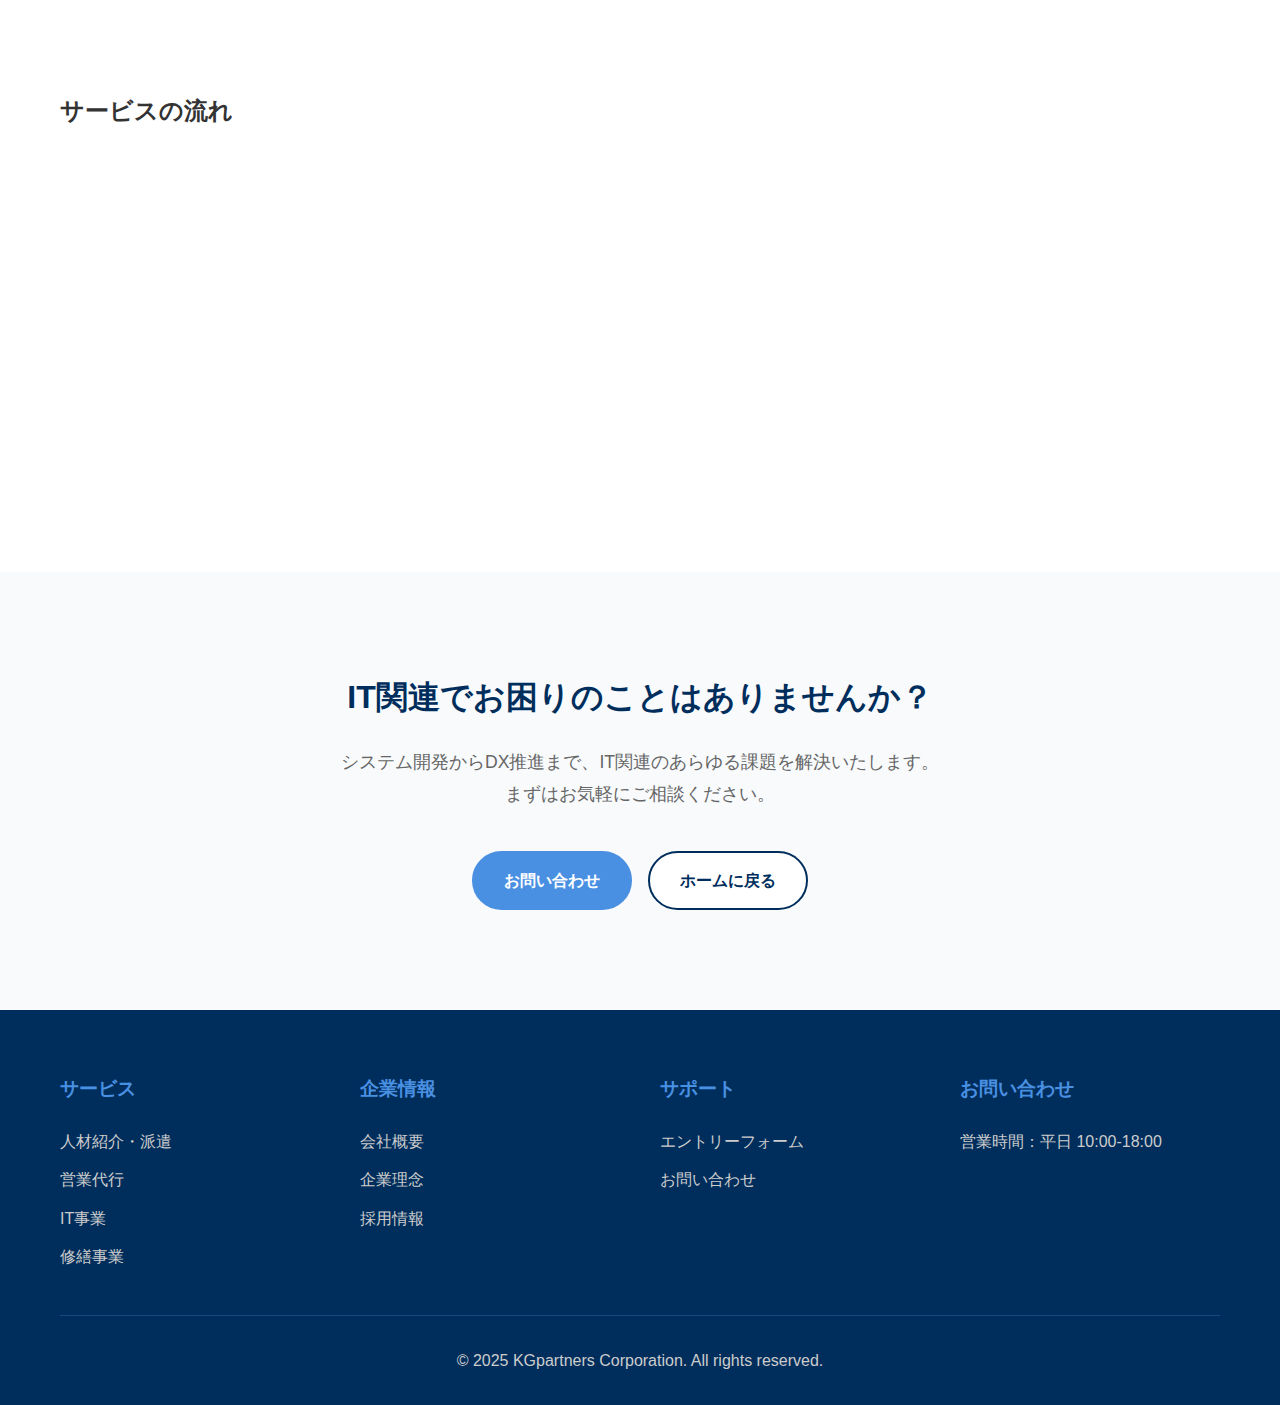
<file: it.html>
<!DOCTYPE html>
<html lang="ja">

<head>
    <meta charset="UTF-8">
    <meta name="viewport" content="width=device-width, initial-scale=1.0">
    <title>IT事業 - 株式会社KGpartners</title>
    <link rel="stylesheet" href="style.css">
</head>

<body>
    <header>
        <nav class="container">
            <div class="logo">
                <a href="index.html">
                    <img src="img/logo.png" alt="kgpartnerslogo" width="200px">
                </a>
            </div>
            <ul class="nav-links">
                <li><a href="index.html">ホーム</a></li>
                <li><a href="index.html#services">サービス</a></li>
                <li><a href="index.html#about">会社概要</a></li>
                <li><a href="philosophy.html">企業理念</a></li>
                <li><a href="recruit.html">採用情報</a></li>
                <li><a href="entry.html">エントリーフォーム</a></li> <!-- ← この行を追加 -->
                <li><a href="index.html#contact">お問い合わせ</a></li>
            </ul>
            <div class="hamburger">
                <span></span>
                <span></span>
                <span></span>
            </div>
        </nav>
    </header>

    <section class="service-hero">
        <div class="container">
            <div class="breadcrumb">
                <a href="index.html">ホーム</a> > <span>IT事業</span>
            </div>
            <h1>IT事業</h1>
            <p>経験豊富なITエンジニアをクライアントのプロジェクトに派遣し、<br>要件定義から開発、運用・保守まで一貫した技術支援を提供しています</p>
        </div>
    </section>

    <section class="service-overview">
        <div class="container">
            <div class="overview-content">
                <div class="overview-text">
                    <h2>サービス概要</h2>
                    <p>株式会社KGpartnersのIT事業では、最新技術に精通した経験豊富なエンジニアを派遣し、お客様のIT関連プロジェクトを成功に導きます。システム開発からインフラ構築、保守運用まで、幅広い技術領域でサポートいたします。
                    </p>
                    <div class="features">
                        <div class="feature-item">
                            <div class="feature-icon">
                                <svg viewBox="0 0 24 24" fill="none" stroke="currentColor" stroke-width="2">
                                    <rect x="2" y="3" width="20" height="14" rx="2" ry="2" />
                                    <line x1="8" y1="21" x2="16" y2="21" />
                                    <line x1="12" y1="17" x2="12" y2="21" />
                                </svg>
                            </div>
                            <div class="feature-content">
                                <h3>最新技術対応</h3>
                                <p>AI、クラウド、モバイルなど最新技術トレンドに対応したエンジニアを派遣</p>
                            </div>
                        </div>
                        <div class="feature-item">
                            <div class="feature-icon">
                                <svg viewBox="0 0 24 24" fill="none" stroke="currentColor" stroke-width="2">
                                    <path d="M9 12l2 2 4-4" />
                                    <circle cx="12" cy="12" r="9" />
                                </svg>
                            </div>
                            <div class="feature-content">
                                <h3>品質保証</h3>
                                <p>厳格な品質管理体制で高品質なシステム開発をお約束</p>
                            </div>
                        </div>
                        <div class="feature-item">
                            <div class="feature-icon">
                                <svg viewBox="0 0 24 24" fill="none" stroke="currentColor" stroke-width="2">
                                    <path
                                        d="M12 2l3.09 6.26L22 9.27l-5 4.87 1.18 6.88L12 17.77l-6.18 3.25L7 14.14 2 9.27l6.91-1.01L12 2z" />
                                </svg>
                            </div>
                            <div class="feature-content">
                                <h3>長期サポート</h3>
                                <p>開発後の運用・保守まで長期的な技術サポートを提供</p>
                            </div>
                        </div>
                    </div>
                </div>
                <div class="overview-image">
                    <div class="image-placeholder">
                        <img src="img/IT.jpg" alt="IT事業サービス">
                    </div>
                </div>
            </div>
        </div>
    </section>

    <section class="service-details">
        <div class="container">
            <h2>サービス内容</h2>
            <div class="details-grid">
                <div class="detail-card">
                    <div class="detail-icon">
                        <svg viewBox="0 0 24 24" fill="none" stroke="currentColor" stroke-width="2">
                            <polyline points="16,18 22,12 16,6" />
                            <polyline points="8,6 2,12 8,18" />
                        </svg>
                    </div>
                    <h3>システム開発</h3>
                    <p>Webアプリケーション、モバイルアプリ、業務システムなど様々なシステム開発に対応します。</p>
                    <ul>
                        <li>Webアプリケーション開発</li>
                        <li>モバイルアプリ開発</li>
                        <li>業務システム開発</li>
                        <li>ECサイト構築</li>
                    </ul>
                </div>
                <div class="detail-card">
                    <div class="detail-icon">
                        <svg viewBox="0 0 24 24" fill="none" stroke="currentColor" stroke-width="2">
                            <path d="M6 2L3 6v14a2 2 0 0 0 2 2h14a2 2 0 0 0 2-2V6l-3-4z" />
                            <line x1="3" y1="6" x2="21" y2="6" />
                            <path d="M16 10a4 4 0 0 1-8 0" />
                        </svg>
                    </div>
                    <h3>インフラ構築・運用</h3>
                    <p>クラウド環境の構築からオンプレミス環境まで、最適なインフラをご提案します。</p>
                    <ul>
                        <li>AWS/Azure/GCPクラウド構築</li>
                        <li>サーバー構築・運用</li>
                        <li>ネットワーク設計</li>
                        <li>セキュリティ対策</li>
                    </ul>
                </div>
                <div class="detail-card">
                    <div class="detail-icon">
                        <svg viewBox="0 0 24 24" fill="none" stroke="currentColor" stroke-width="2">
                            <circle cx="12" cy="12" r="3" />
                            <path
                                d="M19.4 15a1.65 1.65 0 0 0 .33 1.82l.06.06a2 2 0 0 1 0 2.83 2 2 0 0 1-2.83 0l-.06-.06a1.65 1.65 0 0 0-1.82-.33 1.65 1.65 0 0 0-1 1.51V21a2 2 0 0 1-2 2 2 2 0 0 1-2-2v-.09A1.65 1.65 0 0 0 9 19.4a1.65 1.65 0 0 0-1.82.33l-.06.06a2 2 0 0 1-2.83 0 2 2 0 0 1 0-2.83l.06-.06a1.65 1.65 0 0 0 .33-1.82 1.65 1.65 0 0 0-1.51-1H3a2 2 0 0 1-2-2 2 2 0 0 1 2-2h.09A1.65 1.65 0 0 0 4.6 9a1.65 1.65 0 0 0-.33-1.82l-.06-.06a2 2 0 0 1 0-2.83 2 2 0 0 1 2.83 0l.06.06a1.65 1.65 0 0 0 1.82.33H9a1.65 1.65 0 0 0 1-1.51V3a2 2 0 0 1 2-2 2 2 0 0 1 2 2v.09a1.65 1.65 0 0 0 1 1.51 1.65 1.65 0 0 0 1.82-.33l.06-.06a2 2 0 0 1 2.83 0 2 2 0 0 1 0 2.83l-.06.06a1.65 1.65 0 0 0-.33 1.82V9a1.65 1.65 0 0 0 1.51 1H21a2 2 0 0 1 2 2 2 2 0 0 1-2 2h-.09a1.65 1.65 0 0 0-1.51 1z" />
                        </svg>
                    </div>
                    <h3>システム保守・運用</h3>
                    <p>既存システムの保守・運用から機能拡張まで、継続的なサポートを提供します。</p>
                    <ul>
                        <li>システム監視・保守</li>
                        <li>バグ修正・改修</li>
                        <li>機能追加・拡張</li>
                        <li>パフォーマンス改善</li>
                    </ul>
                </div>
                <div class="detail-card">
                    <div class="detail-icon">
                        <svg viewBox="0 0 24 24" fill="none" stroke="currentColor" stroke-width="2">
                            <path
                                d="M9.663 17h4.673M12 3v1m6.364 1.636l-.707.707M21 12h-1M4 12H3m3.343-5.657l-.707-.707m2.828 9.9a5 5 0 117.072 0l-.548.547A3.374 3.374 0 0014 18.469V19a2 2 0 11-4 0v-.531c0-.895-.356-1.754-.988-2.386l-.548-.547z" />
                        </svg>
                    </div>
                    <h3>IT戦略コンサルティング</h3>
                    <p>DX推進やIT戦略立案など、技術的な観点から経営をサポートします。</p>
                    <ul>
                        <li>DX推進支援</li>
                        <li>IT戦略立案</li>
                        <li>システム導入支援</li>
                        <li>技術選定アドバイス</li>
                    </ul>
                </div>
            </div>
        </div>
    </section>

    <section class="tech-stack">
        <div class="container">
            <h2>対応技術</h2>
            <div class="tech-categories">
                <div class="tech-category">
                    <h3>フロントエンド</h3>
                    <div class="tech-items">
                        <span class="tech-item">HTML/CSS</span>
                        <span class="tech-item">JavaScript</span>
                        <span class="tech-item">React</span>
                        <span class="tech-item">Vue.js</span>
                        <span class="tech-item">Angular</span>
                    </div>
                </div>
                <div class="tech-category">
                    <h3>バックエンド</h3>
                    <div class="tech-items">
                        <span class="tech-item">Java</span>
                        <span class="tech-item">Python</span>
                        <span class="tech-item">PHP</span>
                        <span class="tech-item">Node.js</span>
                        <span class="tech-item">C#</span>
                    </div>
                </div>
                <div class="tech-category">
                    <h3>データベース</h3>
                    <div class="tech-items">
                        <span class="tech-item">MySQL</span>
                        <span class="tech-item">PostgreSQL</span>
                        <span class="tech-item">Oracle</span>
                        <span class="tech-item">MongoDB</span>
                        <span class="tech-item">Redis</span>
                    </div>
                </div>
                <div class="tech-category">
                    <h3>クラウド・インフラ</h3>
                    <div class="tech-items">
                        <span class="tech-item">AWS</span>
                        <span class="tech-item">Azure</span>
                        <span class="tech-item">GCP</span>
                        <span class="tech-item">Docker</span>
                        <span class="tech-item">Kubernetes</span>
                    </div>
                </div>
            </div>
        </div>
    </section>

    <section class="service-flow">
        <div class="container">
            <h2>サービスの流れ</h2>
            <div class="flow-steps">
                <div class="step">
                    <div class="step-number">01</div>
                    <div class="step-content">
                        <h3>要件ヒアリング</h3>
                        <p>お客様のビジネス要件と技術要件を詳しくお伺いします</p>
                    </div>
                </div>
                <div class="step">
                    <div class="step-number">02</div>
                    <div class="step-content">
                        <h3>設計・提案</h3>
                        <p>最適な技術選定と システム設計をご提案いたします</p>
                    </div>
                </div>
                <div class="step">
                    <div class="step-number">03</div>
                    <div class="step-content">
                        <h3>開発・構築</h3>
                        <p>アジャイル開発手法で高品質なシステムを構築します</p>
                    </div>
                </div>
                <div class="step">
                    <div class="step-number">04</div>
                    <div class="step-content">
                        <h3>運用・保守</h3>
                        <p>システム稼働後の運用保守まで継続的にサポートします</p>
                    </div>
                </div>
            </div>
        </div>
    </section>

    <section class="service-cta">
        <div class="container">
            <div class="cta-content">
                <h2>IT関連でお困りのことはありませんか？</h2>
                <p>システム開発からDX推進まで、IT関連のあらゆる課題を解決いたします。<br>まずはお気軽にご相談ください。</p>
                <div class="cta-buttons">
                    <a href="index.html#contact" class="btn btn-primary">お問い合わせ</a>
                    <a href="index.html" class="btn btn-secondary">ホームに戻る</a>
                </div>
            </div>
        </div>
    </section>

    <footer>
        <div class="container">
            <div class="footer-content">
                <div class="footer-section">
                    <h4>サービス</h4>
                    <ul>
                        <li><a href="jinzai.html">人材紹介・派遣</a></li>
                        <li><a href="eigyo.html">営業代行</a></li>
                        <li><a href="it.html">IT事業</a></li>
                        <li><a href="syuzen.html">修繕事業</a></li>
                    </ul>
                </div>
                <div class="footer-section">
                    <h4>企業情報</h4>
                    <ul>
                        <li><a href="index.html#about">会社概要</a></li>
                        <li><a href="philosophy.html">企業理念</a></li> <!-- ← この行を追加 -->
                        <li><a href="recruit.html">採用情報</a></li>
                    </ul>
                </div>
                <div class="footer-section">
                    <h4>サポート</h4>
                    <ul>
                        <!-- <li><a href="#">よくある質問</a></li> -->
                        <li><a href="entry.html">エントリーフォーム</a></li>
                        <li><a href="index.html#contact">お問い合わせ</a></li>
                        <!-- <li><a href="#">プライバシーポリシー</a></li> -->
                        <!-- <li><a href="#">利用規約</a></li> -->
                    </ul>
                </div>
                <div class="footer-section">
                    <h4>お問い合わせ</h4>
                    <div class="footer-contact">
                        <!-- <p>TEL: 03-1234-5678</p> -->
                        <!-- <p>Email: info@kgpartners.co.jp</p> -->
                        <p>営業時間：平日 10:00-18:00</p>
                    </div>
                </div>
            </div>
            <div class="footer-bottom">
                <p>&copy; 2025 KGpartners Corporation. All rights reserved.</p>
            </div>
        </div>
    </footer>

    <script>
        // ハンバーガーメニュー
        const hamburger = document.querySelector('.hamburger');
        const navLinks = document.querySelector('.nav-links');

        hamburger.addEventListener('click', () => {
            navLinks.classList.toggle('active');
            hamburger.classList.toggle('active');
        });

        // スムーススクロール
        document.querySelectorAll('a[href^="#"]').forEach(anchor => {
            anchor.addEventListener('click', function (e) {
                e.preventDefault();
                const target = document.querySelector(this.getAttribute('href'));
                if (target) {
                    const headerHeight = document.querySelector('header').offsetHeight;
                    const targetPosition = target.offsetTop - headerHeight;

                    window.scrollTo({
                        top: targetPosition,
                        behavior: 'smooth'
                    });

                    navLinks.classList.remove('active');
                    hamburger.classList.remove('active');
                }
            });
        });

        // ヘッダーの背景変更
        window.addEventListener('scroll', () => {
            const header = document.querySelector('header');
            if (window.scrollY > 50) {
                header.classList.add('scrolled');
            } else {
                header.classList.remove('scrolled');
            }
        });

        // アニメーション
        const observerOptions = {
            threshold: 0.1,
            rootMargin: '0px 0px -50px 0px'
        };

        const observer = new IntersectionObserver((entries) => {
            entries.forEach(entry => {
                if (entry.isIntersecting) {
                    entry.target.classList.add('animate');
                }
            });
        }, observerOptions);

        document.querySelectorAll('.detail-card, .step, .feature-item, .tech-category').forEach(el => {
            observer.observe(el);
        });
    </script>
</body>

</html>
</file>
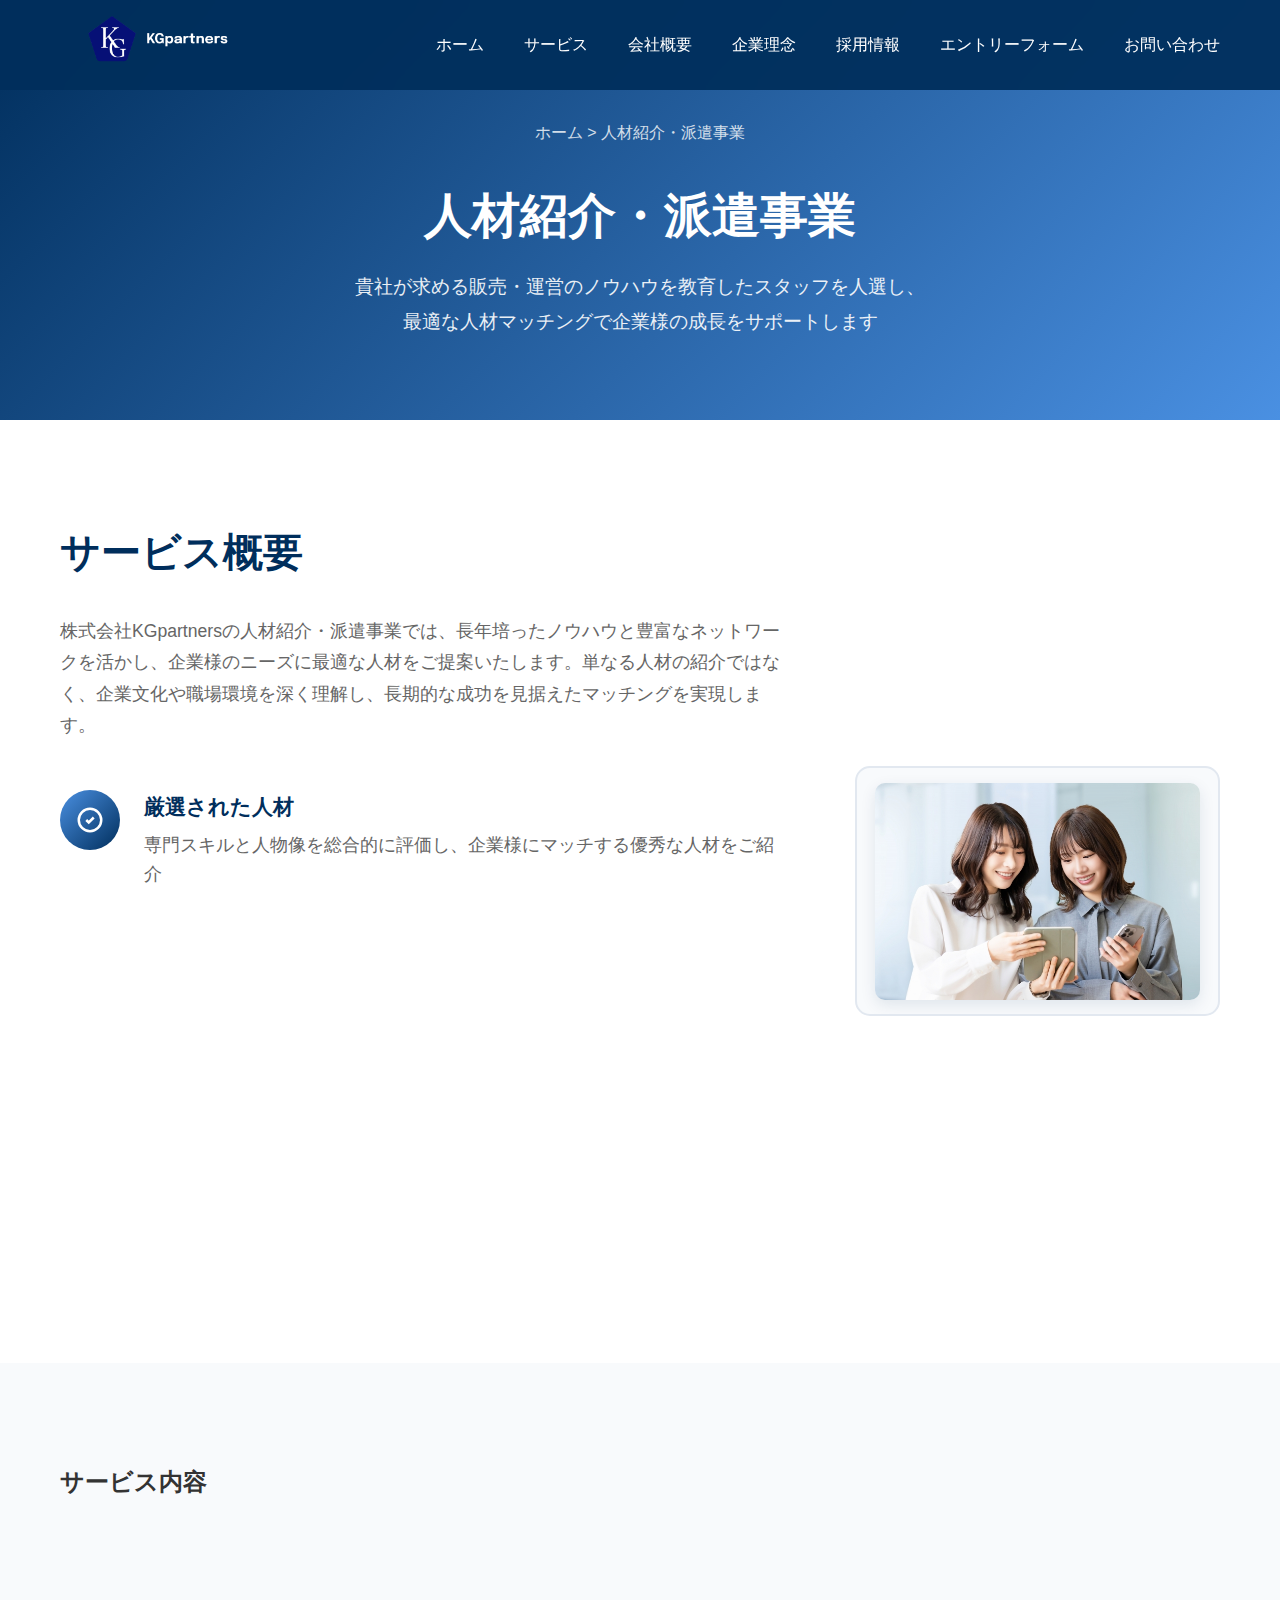
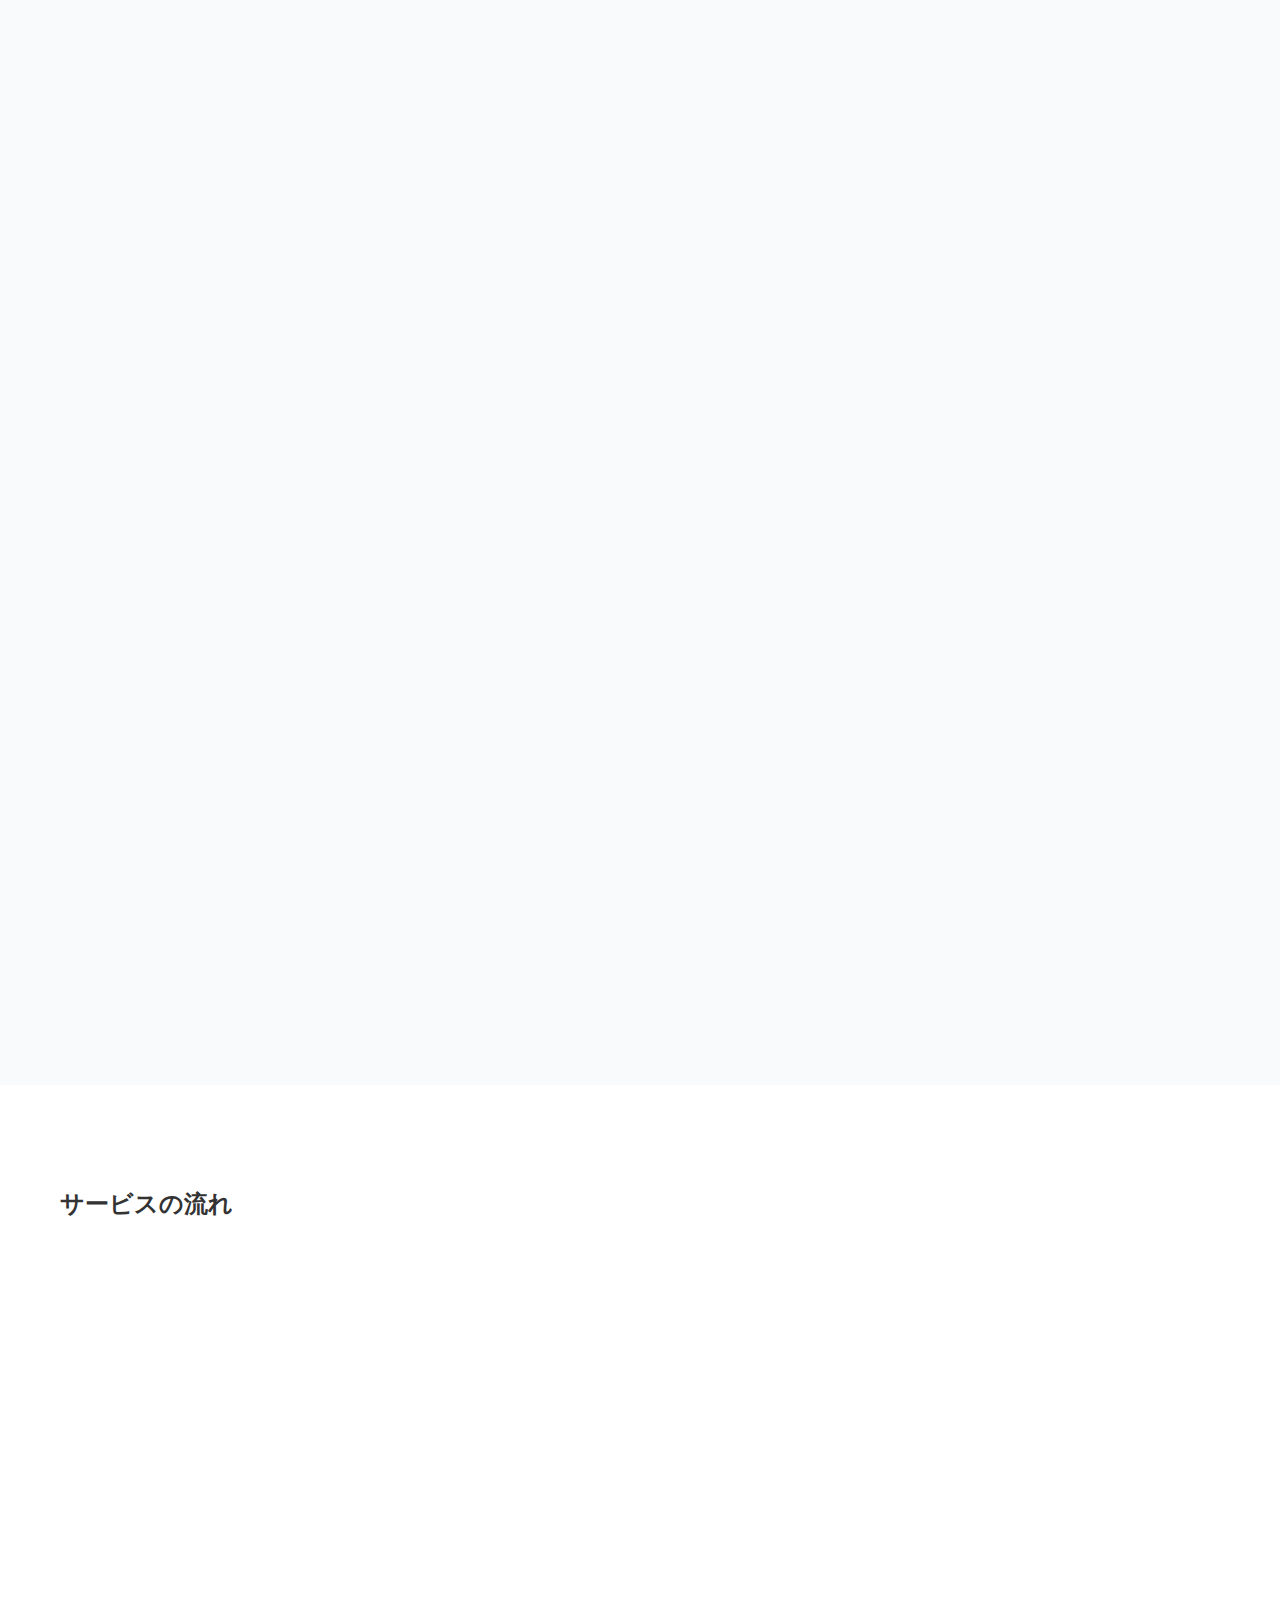
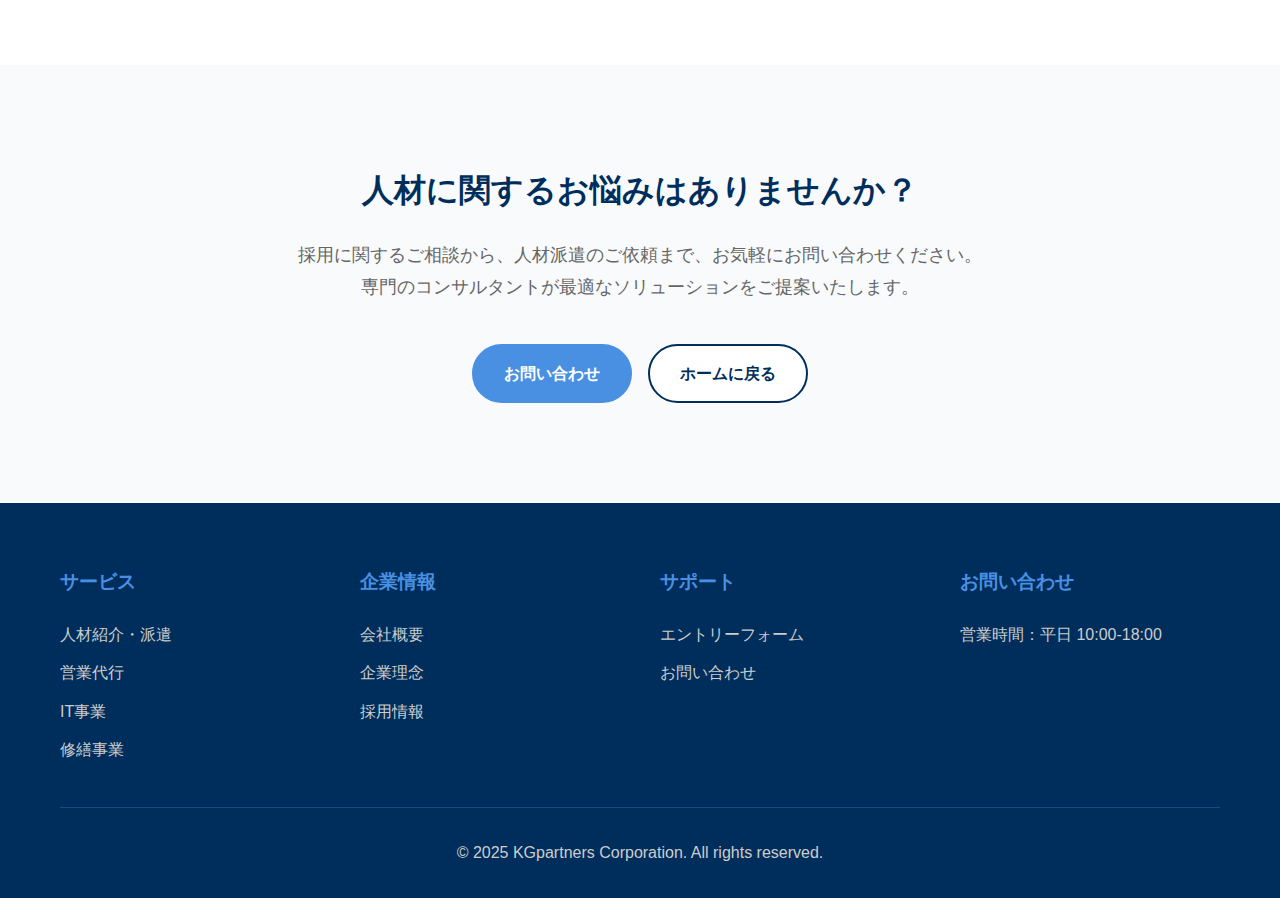
<file: jinzai.html>
<!DOCTYPE html>
<html lang="ja">

<head>
    <meta charset="UTF-8">
    <meta name="viewport" content="width=device-width, initial-scale=1.0">
    <title>人材紹介・派遣事業 - 株式会社KGpartners</title>
    <link rel="stylesheet" href="style.css">
</head>

<body>
    <header>
        <nav class="container">
            <div class="logo">
                <a href="index.html">
                    <img src="img/logo.png" alt="kgpartnerslogo" width="200px">
                </a>
            </div>
            <ul class="nav-links">
                <li><a href="index.html">ホーム</a></li>
                <li><a href="index.html#services">サービス</a></li>
                <li><a href="index.html#about">会社概要</a></li>
                <li><a href="philosophy.html">企業理念</a></li>
                <li><a href="recruit.html">採用情報</a></li>
                <li><a href="entry.html">エントリーフォーム</a></li> <!-- ← この行を追加 -->
                <li><a href="index.html#contact">お問い合わせ</a></li>
            </ul>
            <div class="hamburger">
                <span></span>
                <span></span>
                <span></span>
            </div>
        </nav>
    </header>

    <section class="service-hero">
        <div class="container">
            <div class="breadcrumb">
                <a href="index.html">ホーム</a> > <span>人材紹介・派遣事業</span>
            </div>
            <h1>人材紹介・派遣事業</h1>
            <p>貴社が求める販売・運営のノウハウを教育したスタッフを人選し、<br>最適な人材マッチングで企業様の成長をサポートします</p>
        </div>
    </section>

    <section class="service-overview">
        <div class="container">
            <div class="overview-content">
                <div class="overview-text">
                    <h2>サービス概要</h2>
                    <p>株式会社KGpartnersの人材紹介・派遣事業では、長年培ったノウハウと豊富なネットワークを活かし、企業様のニーズに最適な人材をご提案いたします。単なる人材の紹介ではなく、企業文化や職場環境を深く理解し、長期的な成功を見据えたマッチングを実現します。
                    </p>
                    <div class="features">
                        <div class="feature-item">
                            <div class="feature-icon">
                                <svg viewBox="0 0 24 24" fill="none" stroke="currentColor" stroke-width="2">
                                    <path d="M9 12l2 2 4-4" />
                                    <circle cx="12" cy="12" r="9" />
                                </svg>
                            </div>
                            <div class="feature-content">
                                <h3>厳選された人材</h3>
                                <p>専門スキルと人物像を総合的に評価し、企業様にマッチする優秀な人材をご紹介</p>
                            </div>
                        </div>
                        <div class="feature-item">
                            <div class="feature-icon">
                                <svg viewBox="0 0 24 24" fill="none" stroke="currentColor" stroke-width="2">
                                    <path
                                        d="M12 2l3.09 6.26L22 9.27l-5 4.87 1.18 6.88L12 17.77l-6.18 3.25L7 14.14 2 9.27l6.91-1.01L12 2z" />
                                </svg>
                            </div>
                            <div class="feature-content">
                                <h3>継続的なサポート</h3>
                                <p>入社後のフォローアップまで責任を持って対応し、定着率向上をサポート</p>
                            </div>
                        </div>
                        <div class="feature-item">
                            <div class="feature-icon">
                                <svg viewBox="0 0 24 24" fill="none" stroke="currentColor" stroke-width="2">
                                    <path d="M13 2L3 14h9l-1 8 10-12h-9l1-8z" />
                                </svg>
                            </div>
                            <div class="feature-content">
                                <h3>スピード対応</h3>
                                <p>急募案件にも迅速に対応し、企業様のビジネススピードに合わせたサービス提供</p>
                            </div>
                        </div>
                    </div>
                </div>
                <div class="overview-image">
                    <div class="image-placeholder">
                        <img src="img/zinzai.jpg" alt="人材紹介・派遣サービス">
                    </div>
                </div>
            </div>
        </div>
    </section>

    <section class="service-details">
        <div class="container">
            <h2>サービス内容</h2>
            <div class="details-grid">
                <div class="detail-card">
                    <div class="detail-icon">
                        <svg viewBox="0 0 24 24" fill="none" stroke="currentColor" stroke-width="2">
                            <path d="M16 21v-2a4 4 0 0 0-4-4H6a4 4 0 0 0-4 4v2" />
                            <circle cx="9" cy="7" r="4" />
                            <path d="M22 21v-2a4 4 0 0 0-3-3.87" />
                            <path d="M16 3.13a4 4 0 0 1 0 7.75" />
                        </svg>
                    </div>
                    <h3>正社員紹介</h3>
                    <p>企業様の中核を担う正社員の採用をサポート。管理職から専門職まで、幅広いポジションに対応いたします。</p>
                    <ul>
                        <li>管理職・マネージャー職</li>
                        <li>営業・販売職</li>
                        <li>事務・経理職</li>
                        <li>技術・専門職</li>
                    </ul>
                </div>
                <div class="detail-card">
                    <div class="detail-icon">
                        <svg viewBox="0 0 24 24" fill="none" stroke="currentColor" stroke-width="2">
                            <path d="M12 2v20M2 12h20" />
                        </svg>
                    </div>
                    <h3>派遣サービス</h3>
                    <p>即戦力となる人材を迅速に派遣。短期から長期まで、柔軟な雇用形態でお客様のニーズにお応えします。</p>
                    <ul>
                        <li>一般事務・営業事務</li>
                        <li>販売・接客スタッフ</li>
                        <li>軽作業・製造スタッフ</li>
                        <li>コールセンタースタッフ</li>
                    </ul>
                </div>
                <div class="detail-card">
                    <div class="detail-icon">
                        <svg viewBox="0 0 24 24" fill="none" stroke="currentColor" stroke-width="2">
                            <path d="M9 11l3 3l8-8" />
                            <path d="M21 12c0 4.97-4.03 9-9 9s-9-4.03-9-9s4.03-9 9-9" />
                        </svg>
                    </div>
                    <h3>紹介予定派遣</h3>
                    <p>派遣期間終了後の直接雇用を前提とした派遣形態。お互いの適性を確認してから正式採用へ進めます。</p>
                    <ul>
                        <li>最大6ヶ月の派遣期間</li>
                        <li>双方合意での正社員化</li>
                        <li>ミスマッチリスク軽減</li>
                        <li>採用コスト削減</li>
                    </ul>
                </div>
                <div class="detail-card">
                    <div class="detail-icon">
                        <svg viewBox="0 0 24 24" fill="none" stroke="currentColor" stroke-width="2">
                            <path
                                d="M12 6.253v13m0-13C10.832 5.477 9.246 5 7.5 5S4.168 5.477 3 6.253v13C4.168 18.477 5.754 18 7.5 18s3.332.477 4.5 1.253m0-13C13.168 5.477 14.754 5 16.5 5c1.747 0 3.332.477 4.5 1.253v13C19.832 18.477 18.246 18 16.5 18c-1.746 0-3.332.477-4.5 1.253" />
                        </svg>
                    </div>
                    <h3>教育・研修サポート</h3>
                    <p>派遣スタッフの教育・研修を徹底し、即戦力として活躍できる人材をご提供いたします。</p>
                    <ul>
                        <li>ビジネスマナー研修</li>
                        <li>専門スキル研修</li>
                        <li>OJT対応</li>
                        <li>定期的なスキルアップ</li>
                    </ul>
                </div>
            </div>
        </div>
    </section>

    <section class="service-flow">
        <div class="container">
            <h2>サービスの流れ</h2>
            <div class="flow-steps">
                <div class="step">
                    <div class="step-number">01</div>
                    <div class="step-content">
                        <h3>ヒアリング</h3>
                        <p>企業様のニーズ、求める人材像、職場環境などを詳しくお伺いします</p>
                    </div>
                </div>
                <div class="step">
                    <div class="step-number">02</div>
                    <div class="step-content">
                        <h3>人材選定</h3>
                        <p>豊富な人材データベースから最適な候補者を厳選いたします</p>
                    </div>
                </div>
                <div class="step">
                    <div class="step-number">03</div>
                    <div class="step-content">
                        <h3>面接・選考</h3>
                        <p>企業様との面接調整、選考プロセスをスムーズにサポートします</p>
                    </div>
                </div>
                <div class="step">
                    <div class="step-number">04</div>
                    <div class="step-content">
                        <h3>入社・フォロー</h3>
                        <p>入社後の定着支援、継続的なフォローアップを行います</p>
                    </div>
                </div>
            </div>
        </div>
    </section>

    <section class="service-cta">
        <div class="container">
            <div class="cta-content">
                <h2>人材に関するお悩みはありませんか？</h2>
                <p>採用に関するご相談から、人材派遣のご依頼まで、お気軽にお問い合わせください。<br>専門のコンサルタントが最適なソリューションをご提案いたします。</p>
                <div class="cta-buttons">
                    <a href="index.html#contact" class="btn btn-primary">お問い合わせ</a>
                    <a href="index.html" class="btn btn-secondary">ホームに戻る</a>
                </div>
            </div>
        </div>
    </section>

    <footer>
        <div class="container">
            <div class="footer-content">
                <div class="footer-section">
                    <h4>サービス</h4>
                    <ul>
                        <li><a href="jinzai.html">人材紹介・派遣</a></li>
                        <li><a href="eigyo.html">営業代行</a></li>
                        <li><a href="it.html">IT事業</a></li>
                        <li><a href="syuzen.html">修繕事業</a></li>
                    </ul>
                </div>
                <div class="footer-section">
                    <h4>企業情報</h4>
                    <ul>
                        <li><a href="index.html#about">会社概要</a></li>
                        <li><a href="philosophy.html">企業理念</a></li> <!-- ← この行を追加 -->
                        <li><a href="recruit.html">採用情報</a></li>
                    </ul>
                </div>
                <div class="footer-section">
                    <h4>サポート</h4>
                    <ul>
                        <!-- <li><a href="#">よくある質問</a></li> -->
                        <li><a href="entry.html">エントリーフォーム</a></li>
                        <li><a href="index.html#contact">お問い合わせ</a></li>
                        <!-- <li><a href="#">プライバシーポリシー</a></li> -->
                        <!-- <li><a href="#">利用規約</a></li> -->
                    </ul>
                </div>
                <div class="footer-section">
                    <h4>お問い合わせ</h4>
                    <div class="footer-contact">
                        <!-- <p>TEL: 03-1234-5678</p> -->
                        <!-- <p>Email: info@kgpartners.co.jp</p> -->
                        <p>営業時間：平日 10:00-18:00</p>
                    </div>
                </div>
            </div>
            <div class="footer-bottom">
                <p>&copy; 2025 KGpartners Corporation. All rights reserved.</p>
            </div>
        </div>
    </footer>

    <script>
        // ハンバーガーメニュー
        const hamburger = document.querySelector('.hamburger');
        const navLinks = document.querySelector('.nav-links');

        hamburger.addEventListener('click', () => {
            navLinks.classList.toggle('active');
            hamburger.classList.toggle('active');
        });

        // スムーススクロール
        document.querySelectorAll('a[href^="#"]').forEach(anchor => {
            anchor.addEventListener('click', function (e) {
                e.preventDefault();
                const target = document.querySelector(this.getAttribute('href'));
                if (target) {
                    const headerHeight = document.querySelector('header').offsetHeight;
                    const targetPosition = target.offsetTop - headerHeight;

                    window.scrollTo({
                        top: targetPosition,
                        behavior: 'smooth'
                    });

                    navLinks.classList.remove('active');
                    hamburger.classList.remove('active');
                }
            });
        });

        // ヘッダーの背景変更
        window.addEventListener('scroll', () => {
            const header = document.querySelector('header');
            if (window.scrollY > 50) {
                header.classList.add('scrolled');
            } else {
                header.classList.remove('scrolled');
            }
        });

        // アニメーション
        const observerOptions = {
            threshold: 0.1,
            rootMargin: '0px 0px -50px 0px'
        };

        const observer = new IntersectionObserver((entries) => {
            entries.forEach(entry => {
                if (entry.isIntersecting) {
                    entry.target.classList.add('animate');
                }
            });
        }, observerOptions);

        document.querySelectorAll('.detail-card, .step, .feature-item').forEach(el => {
            observer.observe(el);
        });
    </script>
</body>

</html>
</file>
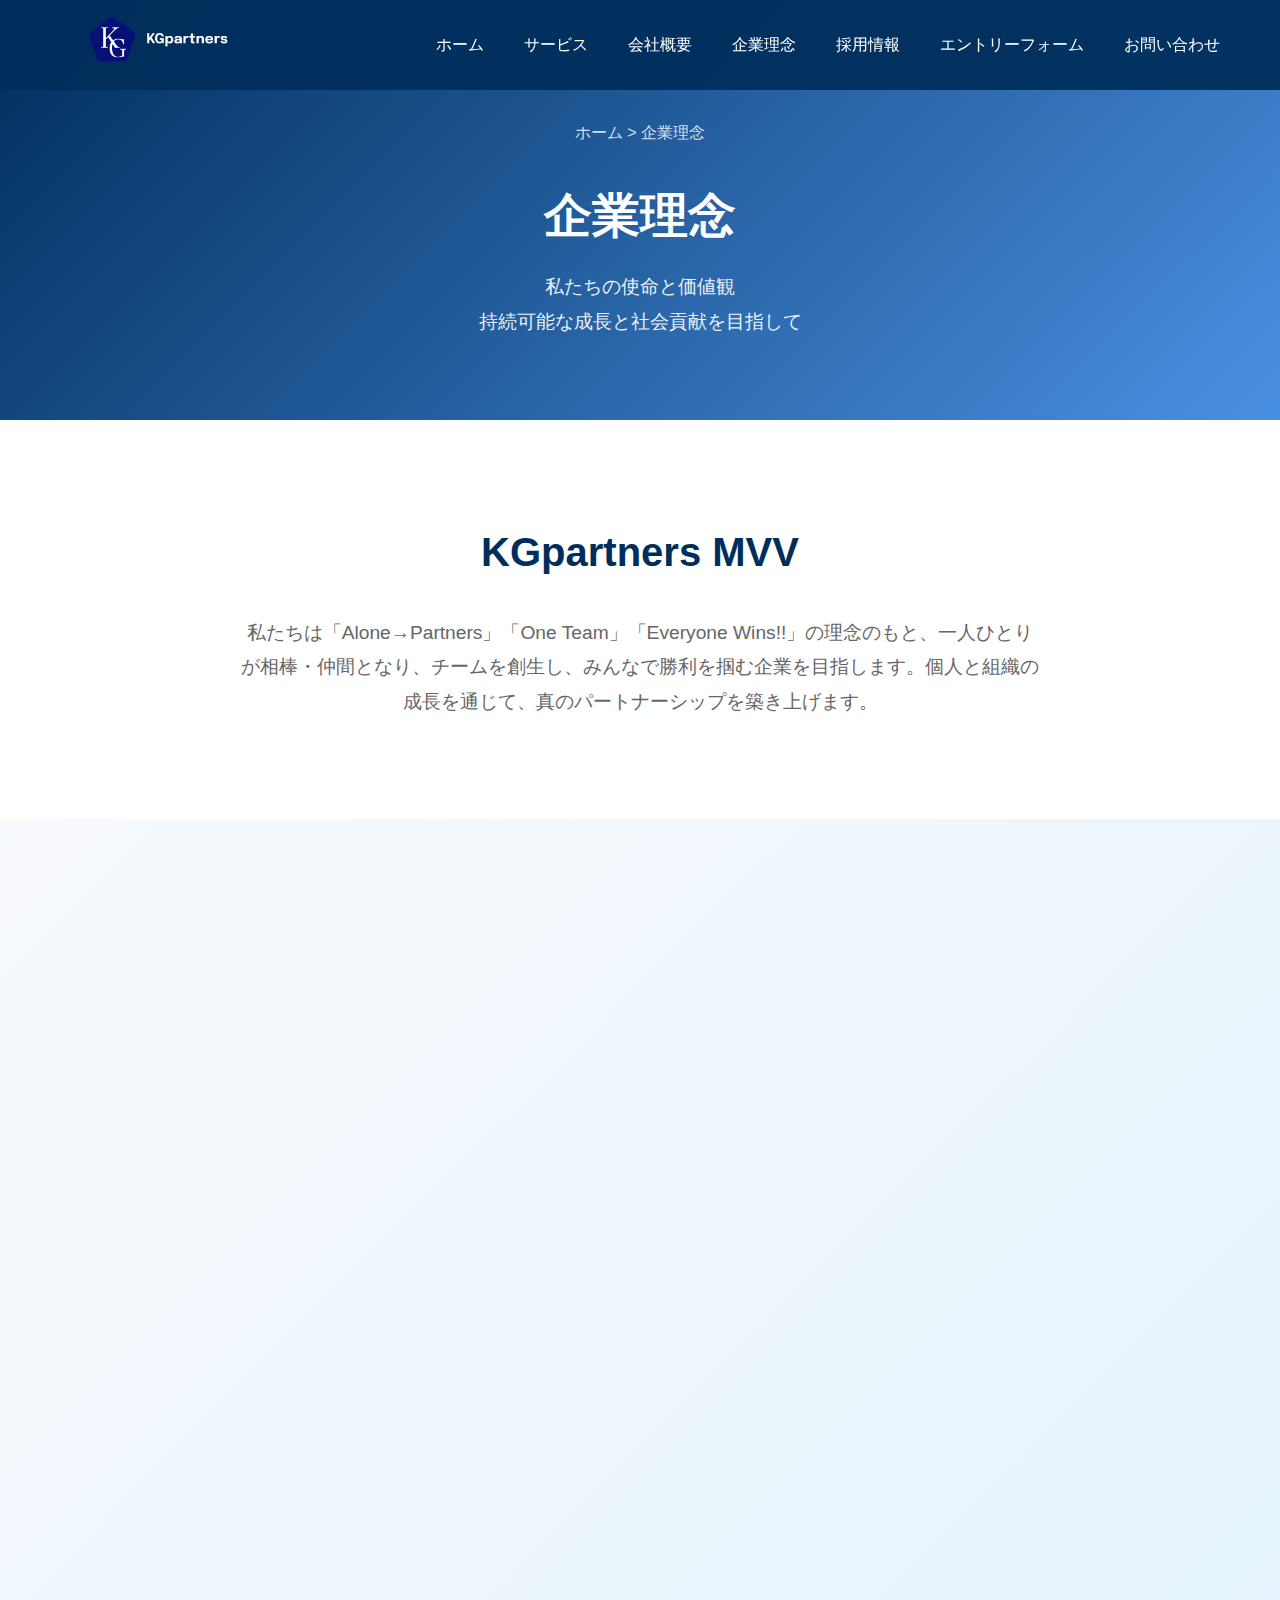
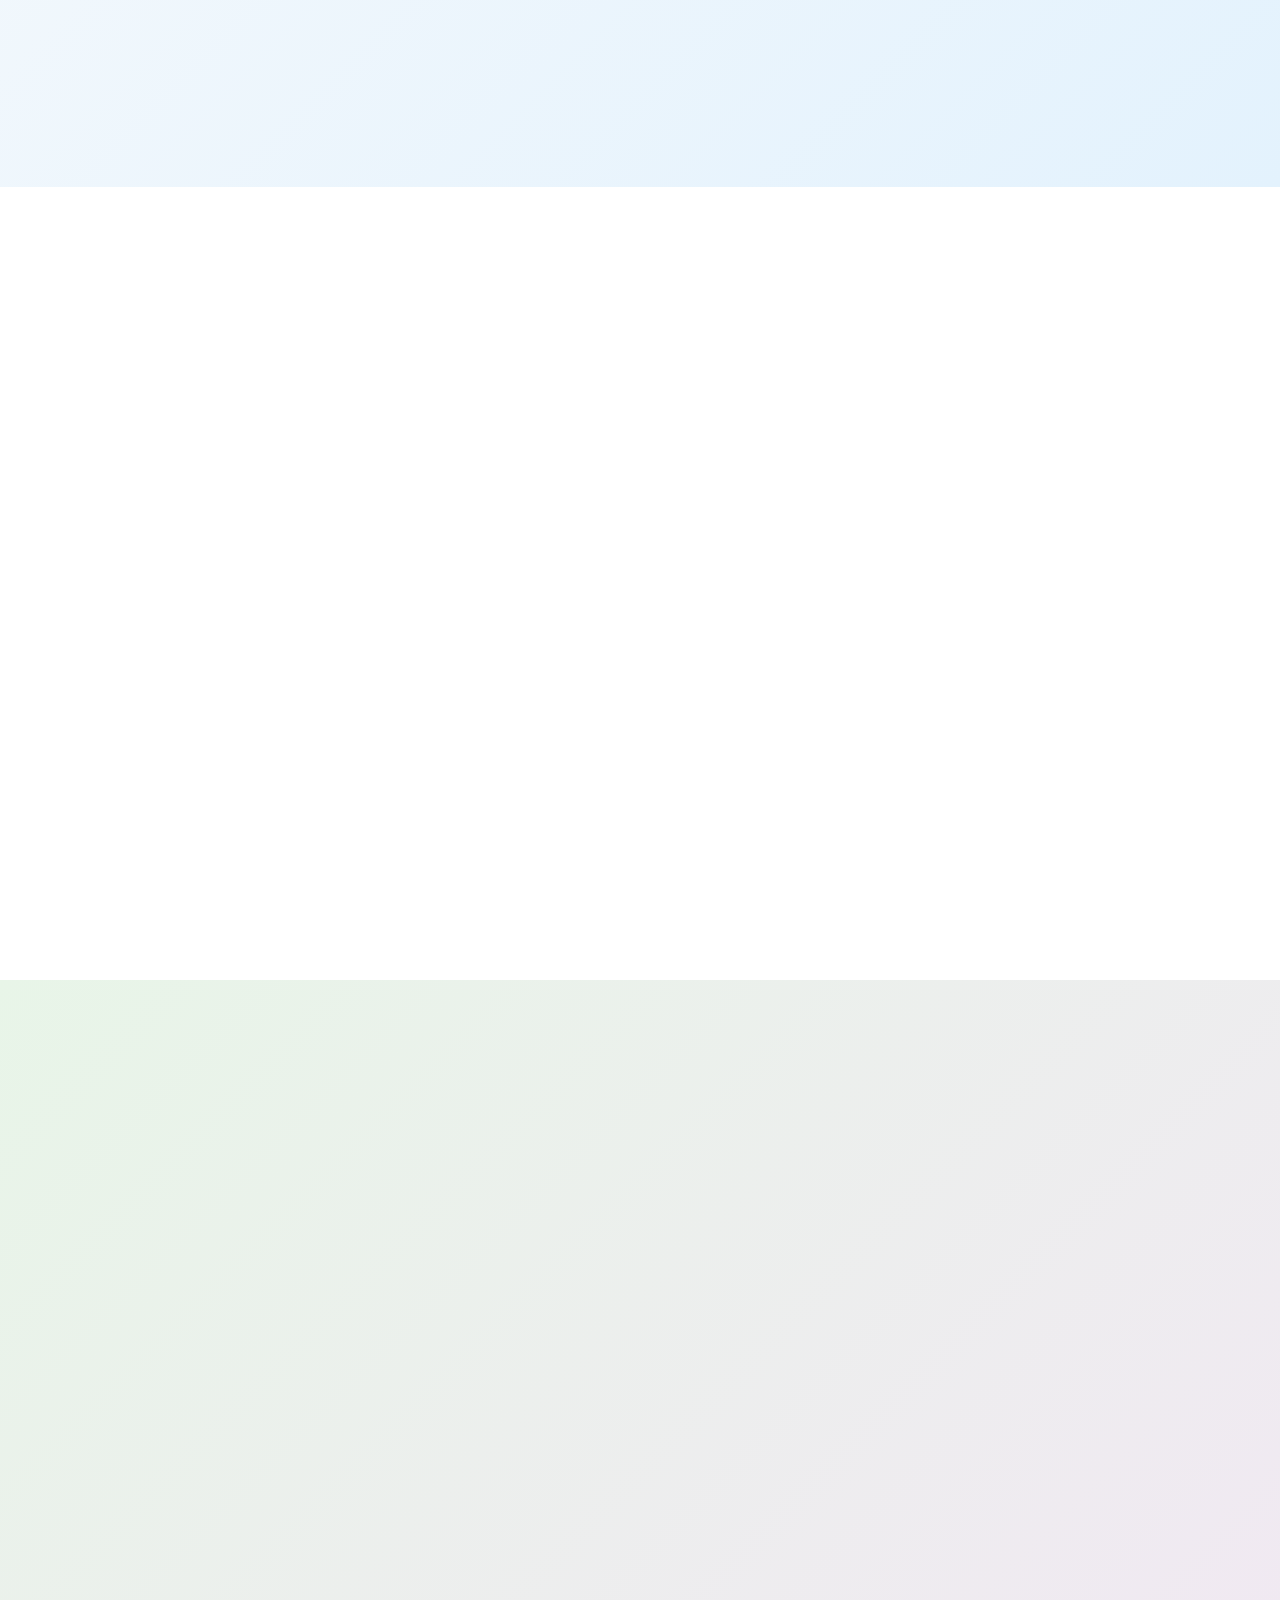
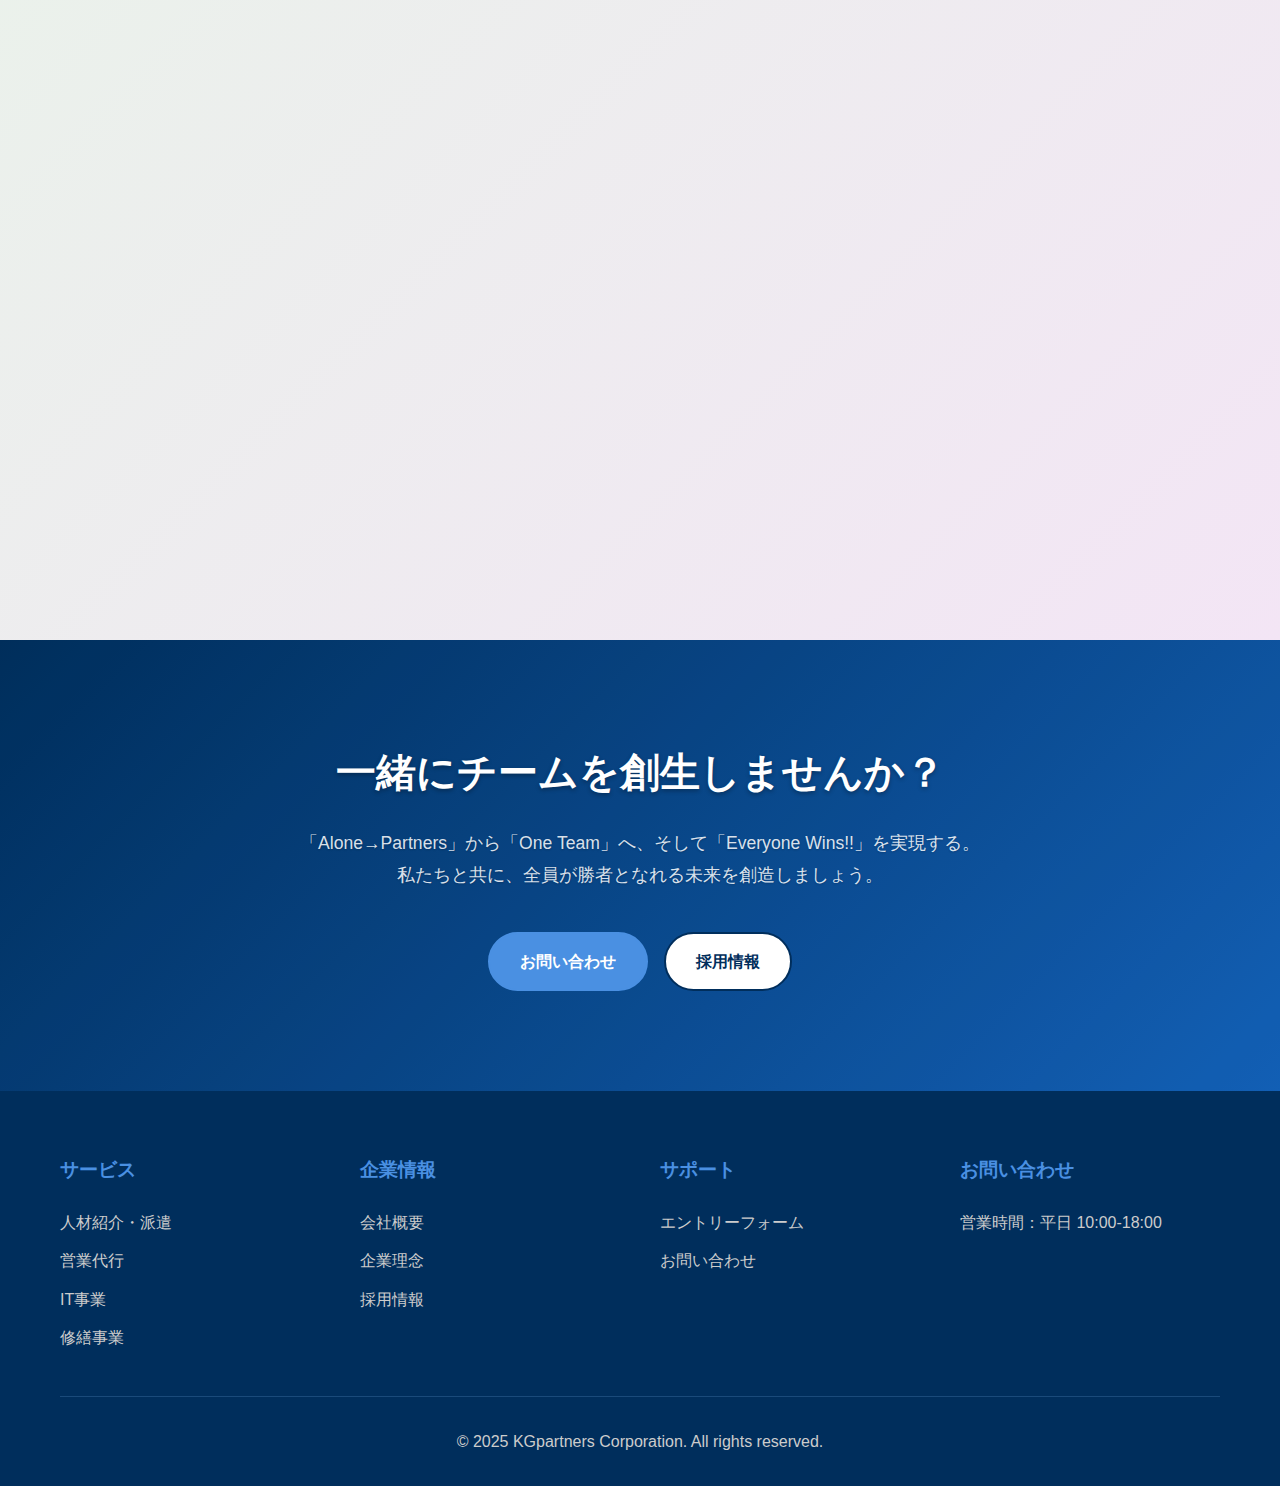
<file: philosophy.html>
<!DOCTYPE html>
<html lang="ja">

<head>
    <meta charset="UTF-8">
    <meta name="viewport" content="width=device-width, initial-scale=1.0">
    <title>企業理念 - 株式会社KGpartners</title>
    <link rel="stylesheet" href="style.css">
</head>

<body>
    <header>
        <nav class="container">
            <div class="logo">
                <a href="index.html">
                    <img src="img/logo.png" alt="kgpartnerslogo" width="200px">
                </a>
            </div>
            <ul class="nav-links">
                <li><a href="index.html">ホーム</a></li>
                <li><a href="index.html#services">サービス</a></li>
                <li><a href="index.html#about">会社概要</a></li>
                <li><a href="philosophy.html">企業理念</a></li>
                <li><a href="recruit.html">採用情報</a></li>
                <li><a href="entry.html">エントリーフォーム</a></li> <!-- ← この行を追加 -->
                <li><a href="index.html#contact">お問い合わせ</a></li>
            </ul>
            <div class="hamburger">
                <span></span>
                <span></span>
                <span></span>
            </div>
        </nav>
    </header>

    <section class="service-hero">
        <div class="container">
            <div class="breadcrumb">
                <a href="index.html">ホーム</a> > <span>企業理念</span>
            </div>
            <h1>企業理念</h1>
            <p>私たちの使命と価値観<br>持続可能な成長と社会貢献を目指して</p>
        </div>
    </section>

    <section class="philosophy-intro">
        <div class="container">
            <div class="intro-content">
                <h2>KGpartners MVV</h2>
                <p>私たちは「Alone→Partners」「One Team」「Everyone
                    Wins!!」の理念のもと、一人ひとりが相棒・仲間となり、チームを創生し、みんなで勝利を掴む企業を目指します。個人と組織の成長を通じて、真のパートナーシップを築き上げます。</p>
            </div>
        </div>
    </section>

    <section class="mission-section">
        <div class="container">
            <div class="philosophy-card mission-card">
                <div class="philosophy-icon">
                    <svg viewBox="0 0 24 24" fill="none" stroke="currentColor" stroke-width="2">
                        <path d="M16 21v-2a4 4 0 0 0-4-4H6a4 4 0 0 0-4 4v2" />
                        <circle cx="9" cy="7" r="4" />
                        <path d="M22 21v-2a4 4 0 0 0-3-3.87" />
                        <path d="M16 3.13a4 4 0 0 1 0 7.75" />
                    </svg>
                </div>
                <div class="philosophy-content">
                    <h2>MISSION <span class="philosophy-subtitle">ミッション</span></h2>
                    <h3>Alone → Partners</h3>
                    <h4>1人（1組織）→ 相棒、仲間へ</h4>
                    <p>一人では解決できない課題も、最適なパートナーと共になら乗り越えることができます。私たちは個人と企業、企業と企業を結び、孤独から協力へ、単独から連携へと導きます。誰もが信頼できる相棒・仲間を見つけ、共に成長できる環境を創造します。
                    </p>
                    <div class="mission-points">
                        <div class="point-item">
                            <div class="point-icon">🤝</div>
                            <div class="point-text">
                                <h4>最適なパートナーシップ</h4>
                                <p>一人ひとりの強みを活かし、お互いを補完し合える最適なパートナー関係を構築します</p>
                            </div>
                        </div>
                        <div class="point-item">
                            <div class="point-icon">🌉</div>
                            <div class="point-text">
                                <h4>つながりの創造</h4>
                                <p>孤立した個人や組織を、信頼できる仲間とつなげ、新たな可能性を開拓します</p>
                            </div>
                        </div>
                        <div class="point-item">
                            <div class="point-icon">💪</div>
                            <div class="point-text">
                                <h4>共に成長する力</h4>
                                <p>パートナーとして歩むことで、一人では到達できない高いレベルの成果を実現します</p>
                            </div>
                        </div>
                    </div>
                </div>
            </div>
        </div>
    </section>

    <section class="vision-section">
        <div class="container">
            <div class="philosophy-card vision-card">
                <div class="philosophy-icon">
                    <svg viewBox="0 0 24 24" fill="none" stroke="currentColor" stroke-width="2">
                        <circle cx="12" cy="12" r="9" />
                        <circle cx="12" cy="12" r="3" />
                    </svg>
                </div>
                <div class="philosophy-content">
                    <h2>VISION <span class="philosophy-subtitle">ビジョン</span></h2>
                    <h3>One Team</h3>
                    <h4>みんなでチーム創生　相乗効果</h4>
                    <p>多様な個性と専門性を持つメンバーが集まり、一つのチームとして力を合わせることで、想像を超える相乗効果を生み出します。お客様、パートナー、そして私たち自身が一体となり、業界の常識を超えた新しい価値を創造し続けます。
                    </p>
                    <div class="vision-goals">
                        <div class="goal-item">
                            <div class="goal-number">∞</div>
                            <div class="goal-text">
                                <h4>無限の相乗効果</h4>
                                <p>多様な才能が融合することで生まれる、計り知れない価値創造</p>
                            </div>
                        </div>
                        <div class="goal-item">
                            <div class="goal-number">360°</div>
                            <div class="goal-text">
                                <h4>全方位サポート</h4>
                                <p>あらゆる角度からお客様をサポートする総合力</p>
                            </div>
                        </div>
                        <div class="goal-item">
                            <div class="goal-number">100%</div>
                            <div class="goal-text">
                                <h4>全員参加型成長</h4>
                                <p>チーム全員が主役となり、共に成長し続ける組織</p>
                            </div>
                        </div>
                    </div>
                </div>
            </div>
        </div>
    </section>

    <section class="values-section">
        <div class="container">
            <div class="philosophy-card values-card">
                <div class="philosophy-icon">
                    <svg viewBox="0 0 24 24" fill="none" stroke="currentColor" stroke-width="2">
                        <path
                            d="M12 2l3.09 6.26L22 9.27l-5 4.87 1.18 6.88L12 17.77l-6.18 3.25L7 14.14 2 9.27l6.91-1.01L12 2z" />
                    </svg>
                </div>
                <div class="philosophy-content">
                    <h2>VALUE <span class="philosophy-subtitle">バリュー</span></h2>
                    <h3>Everyone Wins!!</h3>
                    <h4>チームで優勝</h4>
                    <p>私たちは競争ではなく協創を重視します。お客様が勝ち、パートナーが勝ち、私たちも勝つ。そんな三方良しの関係を築くことで、全員が勝者となれる環境を創り出します。誰か一人の成功ではなく、関わる全ての人が輝ける未来を目指します。
                    </p>
                    <div class="values-grid">
                        <div class="value-card">
                            <div class="value-icon everyone">
                                <svg viewBox="0 0 24 24" fill="none" stroke="currentColor" stroke-width="2">
                                    <path d="M17 21v-2a4 4 0 0 0-4-4H5a4 4 0 0 0-4 4v2" />
                                    <circle cx="9" cy="7" r="4" />
                                    <path d="M23 21v-2a4 4 0 0 0-3-3.87" />
                                    <path d="M16 3.13a4 4 0 0 1 0 7.75" />
                                </svg>
                            </div>
                            <h4>全員主役</h4>
                            <p>チームの一人ひとりが主役として輝き、それぞれの強みを最大限に発揮できる環境を作り上げます。</p>
                        </div>
                        <div class="value-card">
                            <div class="value-icon collaboration">
                                <svg viewBox="0 0 24 24" fill="none" stroke="currentColor" stroke-width="2">
                                    <path d="M9 12l2 2 4-4" />
                                    <circle cx="12" cy="12" r="9" />
                                </svg>
                            </div>
                            <h4>協創文化</h4>
                            <p>競争よりも協力を重視し、お互いを高め合いながら共に成長していく文化を築きます。</p>
                        </div>
                        <div class="value-card">
                            <div class="value-icon success">
                                <svg viewBox="0 0 24 24" fill="none" stroke="currentColor" stroke-width="2">
                                    <path
                                        d="M12 2l3.09 6.26L22 9.27l-5 4.87 1.18 6.88L12 17.77l-6.18 3.25L7 14.14 2 9.27l6.91-1.01L12 2z" />
                                </svg>
                            </div>
                            <h4>共同成功</h4>
                            <p>お客様、パートナー、チームメンバー全員が成功を実感できる結果を追求し続けます。</p>
                        </div>
                        <div class="value-card">
                            <div class="value-icon celebration">
                                <svg viewBox="0 0 24 24" fill="none" stroke="currentColor" stroke-width="2">
                                    <path d="M4 15s1-1 4-1 5 2 8 2 4-1 4-1V3s-1 1-4 1-5-2-8-2-4 1-4 1z" />
                                    <line x1="4" y1="22" x2="4" y2="15" />
                                </svg>
                            </div>
                            <h4>勝利の共有</h4>
                            <p>達成した成果をチーム全体で分かち合い、次なる挑戦への原動力とします。</p>
                        </div>
                    </div>
                </div>
            </div>
        </div>
    </section>

    <section class="philosophy-cta">
        <div class="container">
            <div class="cta-content">
                <h2>一緒にチームを創生しませんか？</h2>
                <p>「Alone→Partners」から「One Team」へ、そして「Everyone Wins!!」を実現する。<br>私たちと共に、全員が勝者となれる未来を創造しましょう。</p>
                <div class="cta-buttons">
                    <a href="index.html#contact" class="btn btn-primary">お問い合わせ</a>
                    <a href="recruit.html" class="btn btn-secondary">採用情報</a>
                </div>
            </div>
        </div>
    </section>

    <footer>
        <div class="container">
            <div class="footer-content">
                <div class="footer-section">
                    <h4>サービス</h4>
                    <ul>
                        <li><a href="jinzai.html">人材紹介・派遣</a></li>
                        <li><a href="eigyo.html">営業代行</a></li>
                        <li><a href="it.html">IT事業</a></li>
                        <li><a href="syuzen.html">修繕事業</a></li>
                    </ul>
                </div>
                <div class="footer-section">
                    <h4>企業情報</h4>
                    <ul>
                        <li><a href="index.html#about">会社概要</a></li>
                        <li><a href="philosophy.html">企業理念</a></li>
                        <li><a href="recruit.html">採用情報</a></li>
                    </ul>
                </div>
                <div class="footer-section">
                    <h4>サポート</h4>
                    <ul>
                        <li><a href="entry.html">エントリーフォーム</a></li>
                        <li><a href="index.html#contact">お問い合わせ</a></li>
                    </ul>
                </div>
                <div class="footer-section">
                    <h4>お問い合わせ</h4>
                    <div class="footer-contact">
                        <p>営業時間：平日 10:00-18:00</p>
                    </div>
                </div>
            </div>
            <div class="footer-bottom">
                <p>&copy; 2025 KGpartners Corporation. All rights reserved.</p>
            </div>
        </div>
    </footer>

    <script>
        // ハンバーガーメニュー
        const hamburger = document.querySelector('.hamburger');
        const navLinks = document.querySelector('.nav-links');

        hamburger.addEventListener('click', () => {
            navLinks.classList.toggle('active');
            hamburger.classList.toggle('active');
        });

        // スムーススクロール
        document.querySelectorAll('a[href^="#"]').forEach(anchor => {
            anchor.addEventListener('click', function (e) {
                e.preventDefault();
                const target = document.querySelector(this.getAttribute('href'));
                if (target) {
                    const headerHeight = document.querySelector('header').offsetHeight;
                    const targetPosition = target.offsetTop - headerHeight;

                    window.scrollTo({
                        top: targetPosition,
                        behavior: 'smooth'
                    });

                    navLinks.classList.remove('active');
                    hamburger.classList.remove('active');
                }
            });
        });

        // ヘッダーの背景変更
        window.addEventListener('scroll', () => {
            const header = document.querySelector('header');
            if (window.scrollY > 50) {
                header.classList.add('scrolled');
            } else {
                header.classList.remove('scrolled');
            }
        });

        // アニメーション
        const observerOptions = {
            threshold: 0.1,
            rootMargin: '0px 0px -50px 0px'
        };

        const observer = new IntersectionObserver((entries) => {
            entries.forEach(entry => {
                if (entry.isIntersecting) {
                    entry.target.classList.add('animate');
                }
            });
        }, observerOptions);

        document.querySelectorAll('.philosophy-card, .value-card, .point-item, .goal-item').forEach(el => {
            observer.observe(el);
        });
    </script>
</body>

</html>
</file>
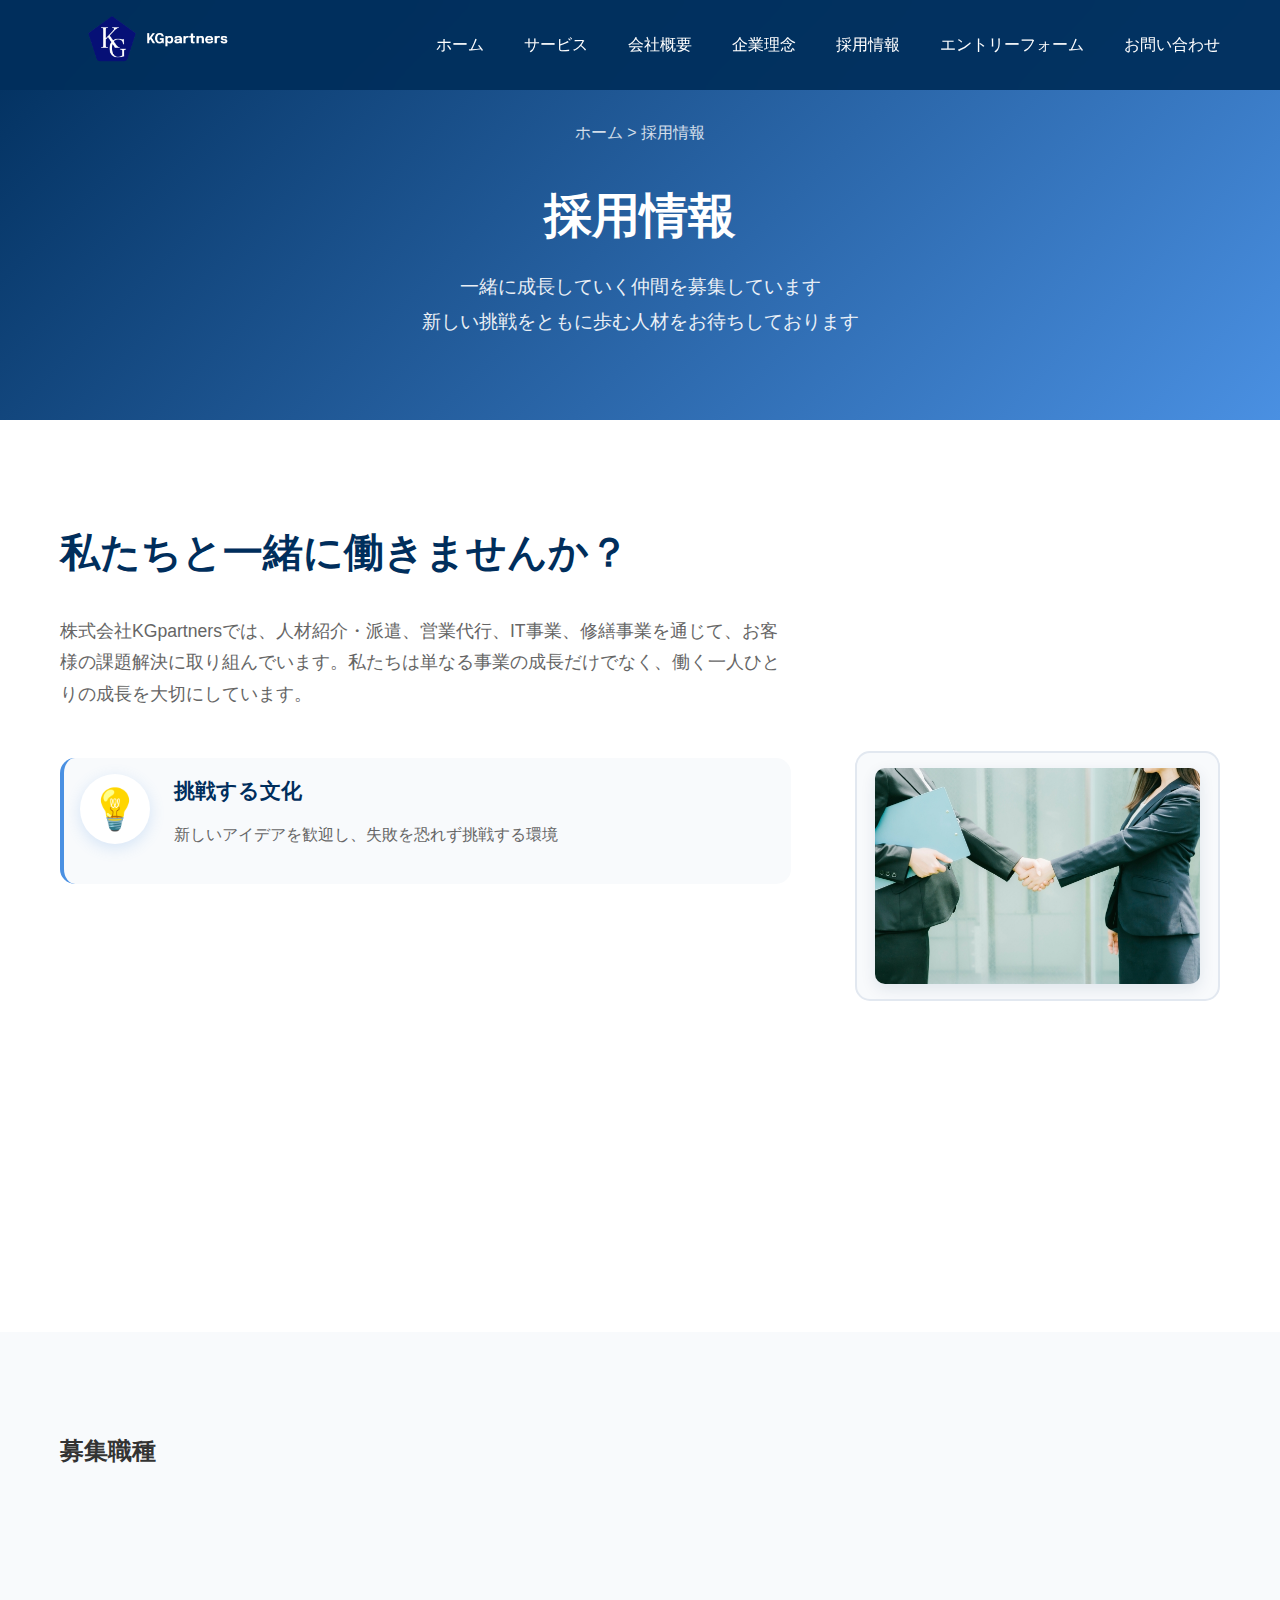
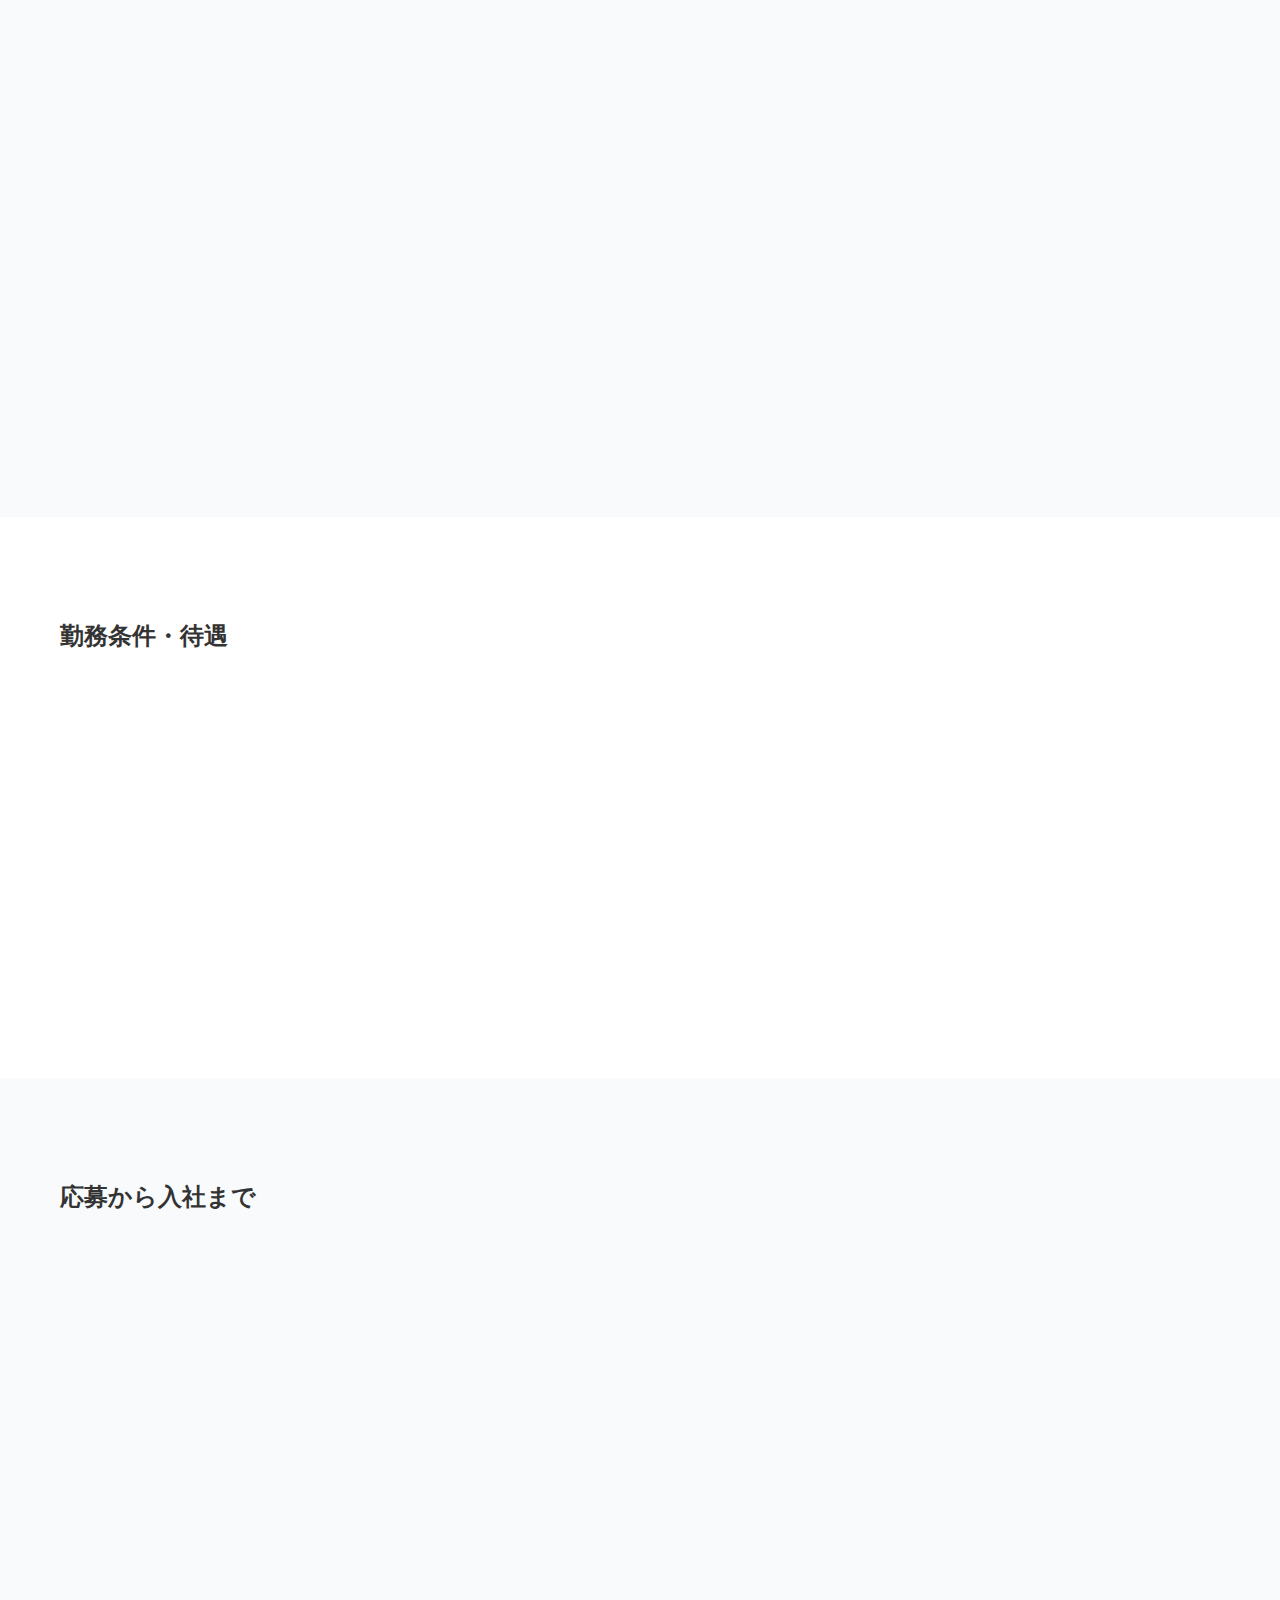
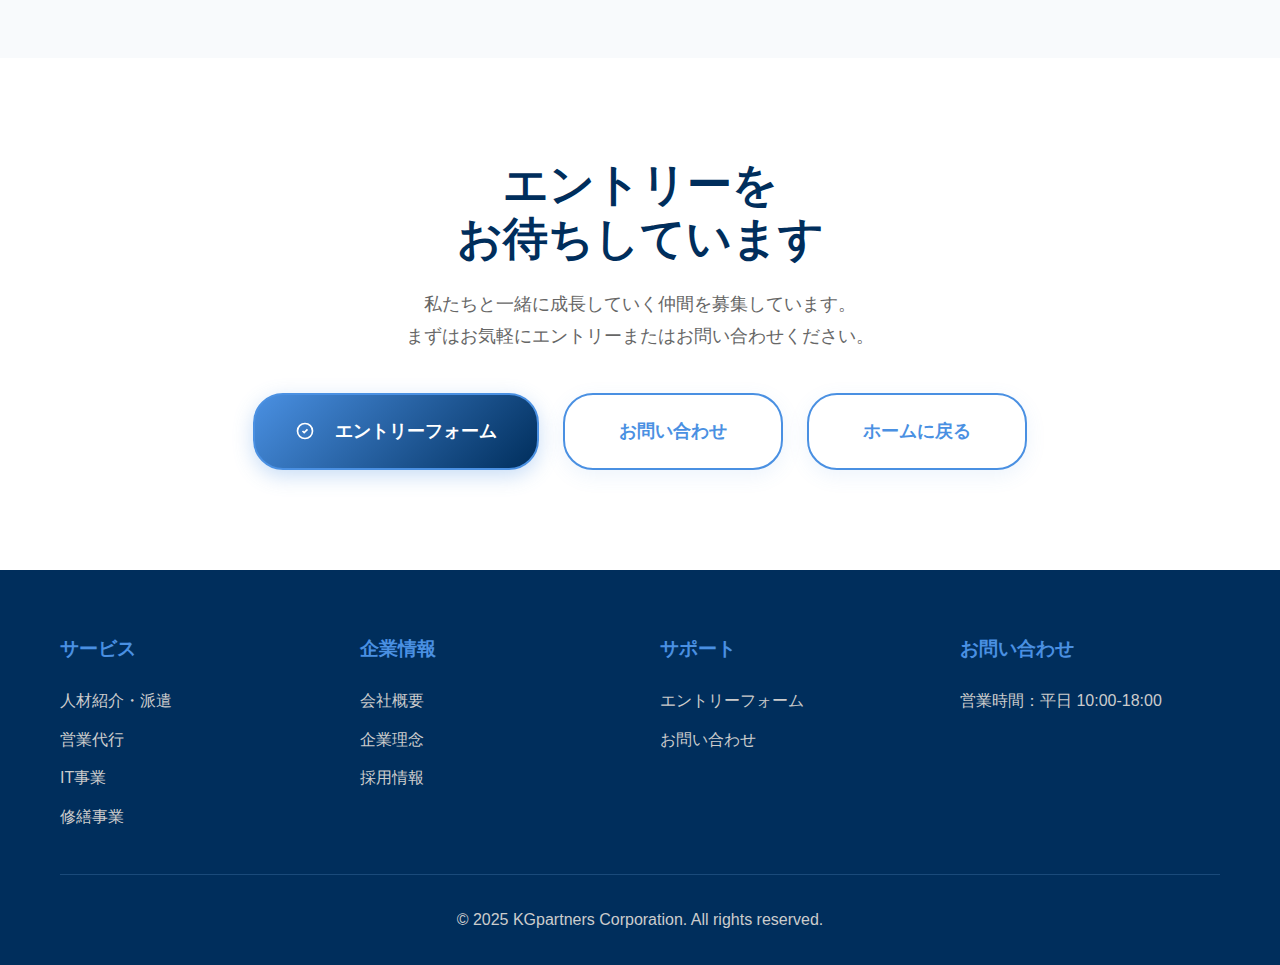
<file: recruit.html>
<!DOCTYPE html>
<html lang="ja">

<head>
    <meta charset="UTF-8">
    <meta name="viewport" content="width=device-width, initial-scale=1.0">
    <title>採用情報 - 株式会社KGpartners</title>
    <link rel="stylesheet" href="style.css">
    <link rel="stylesheet" href="recruit-additional.css">
</head>

<body>
    <header>
        <nav class="container">
            <div class="logo">
                <a href="index.html">
                    <img src="img/logo.png" alt="kgpartnerslogo" width="200px">
                </a>
            </div>
            <ul class="nav-links">
                <li><a href="index.html">ホーム</a></li>
                <li><a href="index.html#services">サービス</a></li>
                <li><a href="index.html#about">会社概要</a></li>
                <li><a href="philosophy.html">企業理念</a></li>
                <li><a href="recruit.html">採用情報</a></li>
                <li><a href="entry.html">エントリーフォーム</a></li> <!-- ← この行を追加 -->
                <li><a href="index.html#contact">お問い合わせ</a></li>
            </ul>
            <div class="hamburger">
                <span></span>
                <span></span>
                <span></span>
            </div>
        </nav>
    </header>

    <section class="service-hero">
        <div class="container">
            <div class="breadcrumb">
                <a href="index.html">ホーム</a> > <span>採用情報</span>
            </div>
            <h1>採用情報</h1>
            <p>一緒に成長していく仲間を募集しています<br>新しい挑戦をともに歩む人材をお待ちしております</p>
        </div>
    </section>

    <section class="recruit-overview">
        <div class="container">
            <div class="overview-content">
                <div class="overview-text">
                    <h2>私たちと一緒に働きませんか？</h2>
                    <p>株式会社KGpartnersでは、人材紹介・派遣、営業代行、IT事業、修繕事業を通じて、お客様の課題解決に取り組んでいます。私たちは単なる事業の成長だけでなく、働く一人ひとりの成長を大切にしています。
                    </p>
                    <div class="company-values">
                        <div class="value-item">
                            <div class="value-icon">💡</div>
                            <div class="value-content">
                                <h3>挑戦する文化</h3>
                                <p>新しいアイデアを歓迎し、失敗を恐れず挑戦する環境</p>
                            </div>
                        </div>
                        <div class="value-item">
                            <div class="value-icon">🤝</div>
                            <div class="value-content">
                                <h3>チームワーク</h3>
                                <p>個人の成長とチーム全体の成功を両立する協力的な環境</p>
                            </div>
                        </div>
                        <div class="value-item">
                            <div class="value-icon">📈</div>
                            <div class="value-content">
                                <h3>成長機会</h3>
                                <p>継続的な学習とスキルアップを支援する制度</p>
                            </div>
                        </div>
                    </div>
                </div>
                <div class="overview-image">
                    <div class="image-placeholder">
                        <img src="img/saiyou.jpg" alt="採用情報">
                    </div>
                </div>
            </div>
        </div>
    </section>

    <section class="job-positions">
        <div class="container">
            <h2>募集職種</h2>
            <div class="positions-grid">
                <div class="position-card">
                    <div class="position-header">
                        <div class="position-icon">
                            <svg viewBox="0 0 24 24" fill="none" stroke="currentColor" stroke-width="2">
                                <path d="M16 21v-2a4 4 0 0 0-4-4H6a4 4 0 0 0-4 4v2" />
                                <circle cx="9" cy="7" r="4" />
                                <path d="M22 21v-2a4 4 0 0 0-3-3.87" />
                                <path d="M16 3.13a4 4 0 0 1 0 7.75" />
                            </svg>
                        </div>
                        <h3>営業スタッフ</h3>
                    </div>
                    <div class="position-details">
                        <p class="position-description">新規開拓から既存顧客フォローまで幅広い営業活動を担当します。</p>
                        <div class="position-requirements">
                            <h4>求める人材</h4>
                            <ul>
                                <li>コミュニケーション能力の高い方</li>
                                <li>目標達成に向けた行動力のある方</li>
                                <li>営業経験者優遇（未経験も歓迎）</li>
                            </ul>
                        </div>
                        <div class="position-benefits">
                            <span class="benefit-tag">インセンティブあり</span>
                            <span class="benefit-tag">未経験OK</span>
                        </div>
                    </div>
                </div>

                <div class="position-card">
                    <div class="position-header">
                        <div class="position-icon">
                            <svg viewBox="0 0 24 24" fill="none" stroke="currentColor" stroke-width="2">
                                <rect x="2" y="3" width="20" height="14" rx="2" ry="2" />
                                <line x1="8" y1="21" x2="16" y2="21" />
                                <line x1="12" y1="17" x2="12" y2="21" />
                            </svg>
                        </div>
                        <h3>ITエンジニア</h3>
                    </div>
                    <div class="position-details">
                        <p class="position-description">Webアプリケーション開発、システム構築・運用を担当します。</p>
                        <div class="position-requirements">
                            <h4>求める人材</h4>
                            <ul>
                                <li>プログラミング経験（言語不問）</li>
                                <li>新しい技術への学習意欲</li>
                                <li>チーム開発経験者優遇</li>
                            </ul>
                        </div>
                        <div class="position-benefits">
                            <span class="benefit-tag">リモートワーク可</span>
                            <span class="benefit-tag">技術書購入支援</span>
                        </div>
                    </div>
                </div>

                <div class="position-card">
                    <div class="position-header">
                        <div class="position-icon">
                            <svg viewBox="0 0 24 24" fill="none" stroke="currentColor" stroke-width="2">
                                <path
                                    d="M22 16.92v3a2 2 0 0 1-2.18 2 19.79 19.79 0 0 1-8.63-3.07 19.5 19.5 0 0 1-6-6 19.79 19.79 0 0 1-3.07-8.67A2 2 0 0 1 4.11 2h3a2 2 0 0 1 2 1.72 12.84 12.84 0 0 0 .7 2.81 2 2 0 0 1-.45 2.11L8.09 9.91a16 16 0 0 0 6 6l1.27-1.27a2 2 0 0 1 2.11-.45 12.84 12.84 0 0 0 2.81.7A2 2 0 0 1 22 16.92z" />
                            </svg>
                        </div>
                        <h3>コールセンタースタッフ</h3>
                    </div>
                    <div class="position-details">
                        <p class="position-description">お客様対応、テレマーケティング業務を担当します。</p>
                        <div class="position-requirements">
                            <h4>求める人材</h4>
                            <ul>
                                <li>丁寧な電話対応ができる方</li>
                                <li>基本的なPC操作スキル</li>
                                <li>コールセンター経験者優遇</li>
                            </ul>
                        </div>
                        <div class="position-benefits">
                            <span class="benefit-tag">研修充実</span>
                            <span class="benefit-tag">シフト制</span>
                        </div>
                    </div>
                </div>
            </div>
        </div>
    </section>

    <section class="job-conditions">
        <div class="container">
            <h2>勤務条件・待遇</h2>
            <div class="conditions-grid">
                <div class="condition-card">
                    <div class="condition-icon">💰</div>
                    <h3>給与</h3>
                    <div class="condition-content">
                        <p class="main-text">月給23万円〜</p>
                        <p class="sub-text">経験・スキルに応じて優遇<br>昇給年1回、賞与年2回</p>
                    </div>
                </div>
                <div class="condition-card">
                    <div class="condition-icon">⏰</div>
                    <h3>勤務時間</h3>
                    <div class="condition-content">
                        <p class="main-text">平日 9:00-21:00</p>
                        <p class="sub-text">実働8時間・休憩1時間<br>フレックスタイム制度あり</p>
                    </div>
                </div>
                <div class="condition-card">
                    <div class="condition-icon">🏖️</div>
                    <h3>休日・休暇</h3>
                    <div class="condition-content">
                        <p class="main-text">完全週休2日制</p>
                        <p class="sub-text">年間休日120日以上<br>有給休暇、特別休暇制度</p>
                    </div>
                </div>
                <div class="condition-card">
                    <div class="condition-icon">🎁</div>
                    <h3>福利厚生</h3>
                    <div class="condition-content">
                        <p class="main-text">社会保険完備</p>
                        <p class="sub-text">研修制度充実<br>資格取得支援制度</p>
                    </div>
                </div>
            </div>
        </div>
    </section>

    <section class="application-process">
        <div class="container">
            <h2>応募から入社まで</h2>
            <div class="process-steps">
                <div class="step">
                    <div class="step-number">01</div>
                    <div class="step-content">
                        <h3>応募</h3>
                        <p>お問い合わせフォームまたはお電話にてご連絡ください</p>
                    </div>
                </div>
                <div class="step">
                    <div class="step-number">02</div>
                    <div class="step-content">
                        <h3>書類選考</h3>
                        <p>履歴書・職務経歴書による書類選考を行います</p>
                    </div>
                </div>
                <div class="step">
                    <div class="step-number">03</div>
                    <div class="step-content">
                        <h3>面接</h3>
                        <p>1〜2回の面接を実施いたします</p>
                    </div>
                </div>
                <div class="step">
                    <div class="step-number">04</div>
                    <div class="step-content">
                        <h3>内定・入社</h3>
                        <p>条件面談後、入社日を調整いたします</p>
                    </div>
                </div>
            </div>
        </div>
    </section>

    <!-- recruit.html の recruit-cta セクションを以下のように更新してください -->

    <section class="recruit-cta">
        <div class="container">
            <div class="cta-content">
                <h2>エントリーを<br>お待ちしています</h2>
                <p>私たちと一緒に成長していく仲間を募集しています。<br>まずはお気軽にエントリーまたはお問い合わせください。</p>
                <div class="cta-buttons">
                    <a href="entry.html" class="btn btn-primary">
                        <svg viewBox="0 0 24 24" fill="none" stroke="currentColor" stroke-width="2"
                            style="width: 20px; height: 20px; margin-right: 8px; vertical-align: middle;">
                            <path d="M9 12l2 2 4-4" />
                            <circle cx="12" cy="12" r="9" />
                        </svg>
                        エントリーフォーム
                    </a>
                    <a href="index.html#contact" class="btn btn-secondary">お問い合わせ</a>
                    <a href="index.html" class="btn btn-secondary">ホームに戻る</a>
                </div>
            </div>
        </div>
    </section>

    <footer>
        <div class="container">
            <div class="footer-content">
                <div class="footer-section">
                    <h4>サービス</h4>
                    <ul>
                        <li><a href="jinzai.html">人材紹介・派遣</a></li>
                        <li><a href="eigyo.html">営業代行</a></li>
                        <li><a href="it.html">IT事業</a></li>
                        <li><a href="syuzen.html">修繕事業</a></li>
                    </ul>
                </div>
                <div class="footer-section">
                    <h4>企業情報</h4>
                    <ul>
                        <li><a href="index.html#about">会社概要</a></li>
                        <li><a href="philosophy.html">企業理念</a></li> <!-- ← この行を追加 -->
                        <li><a href="recruit.html">採用情報</a></li>
                    </ul>
                </div>
                <div class="footer-section">
                    <h4>サポート</h4>
                    <ul>
                        <!-- <li><a href="#">よくある質問</a></li> -->
                        <li><a href="entry.html">エントリーフォーム</a></li>
                        <li><a href="index.html#contact">お問い合わせ</a></li>
                        <!-- <li><a href="#">プライバシーポリシー</a></li> -->
                        <!-- <li><a href="#">利用規約</a></li> -->
                    </ul>
                </div>
                <div class="footer-section">
                    <h4>お問い合わせ</h4>
                    <div class="footer-contact">
                        <!-- <p>TEL: 03-1234-5678</p> -->
                        <!-- <p>Email: info@kgpartners.co.jp</p> -->
                        <p>営業時間：平日 10:00-18:00</p>
                    </div>
                </div>
            </div>
            <div class="footer-bottom">
                <p>&copy; 2025 KGpartners Corporation. All rights reserved.</p>
            </div>
        </div>
    </footer>

    <script>
        // ハンバーガーメニュー
        const hamburger = document.querySelector('.hamburger');
        const navLinks = document.querySelector('.nav-links');

        hamburger.addEventListener('click', () => {
            navLinks.classList.toggle('active');
            hamburger.classList.toggle('active');
        });

        // スムーススクロール
        document.querySelectorAll('a[href^="#"]').forEach(anchor => {
            anchor.addEventListener('click', function (e) {
                e.preventDefault();
                const target = document.querySelector(this.getAttribute('href'));
                if (target) {
                    const headerHeight = document.querySelector('header').offsetHeight;
                    const targetPosition = target.offsetTop - headerHeight;

                    window.scrollTo({
                        top: targetPosition,
                        behavior: 'smooth'
                    });

                    navLinks.classList.remove('active');
                    hamburger.classList.remove('active');
                }
            });
        });

        // ヘッダーの背景変更
        window.addEventListener('scroll', () => {
            const header = document.querySelector('header');
            if (window.scrollY > 50) {
                header.classList.add('scrolled');
            } else {
                header.classList.remove('scrolled');
            }
        });

        // アニメーション
        const observerOptions = {
            threshold: 0.1,
            rootMargin: '0px 0px -50px 0px'
        };

        const observer = new IntersectionObserver((entries) => {
            entries.forEach(entry => {
                if (entry.isIntersecting) {
                    entry.target.classList.add('animate');
                }
            });
        }, observerOptions);

        document.querySelectorAll('.position-card, .condition-card, .step, .value-item').forEach(el => {
            observer.observe(el);
        });
    </script>
</body>

</html>
</file>
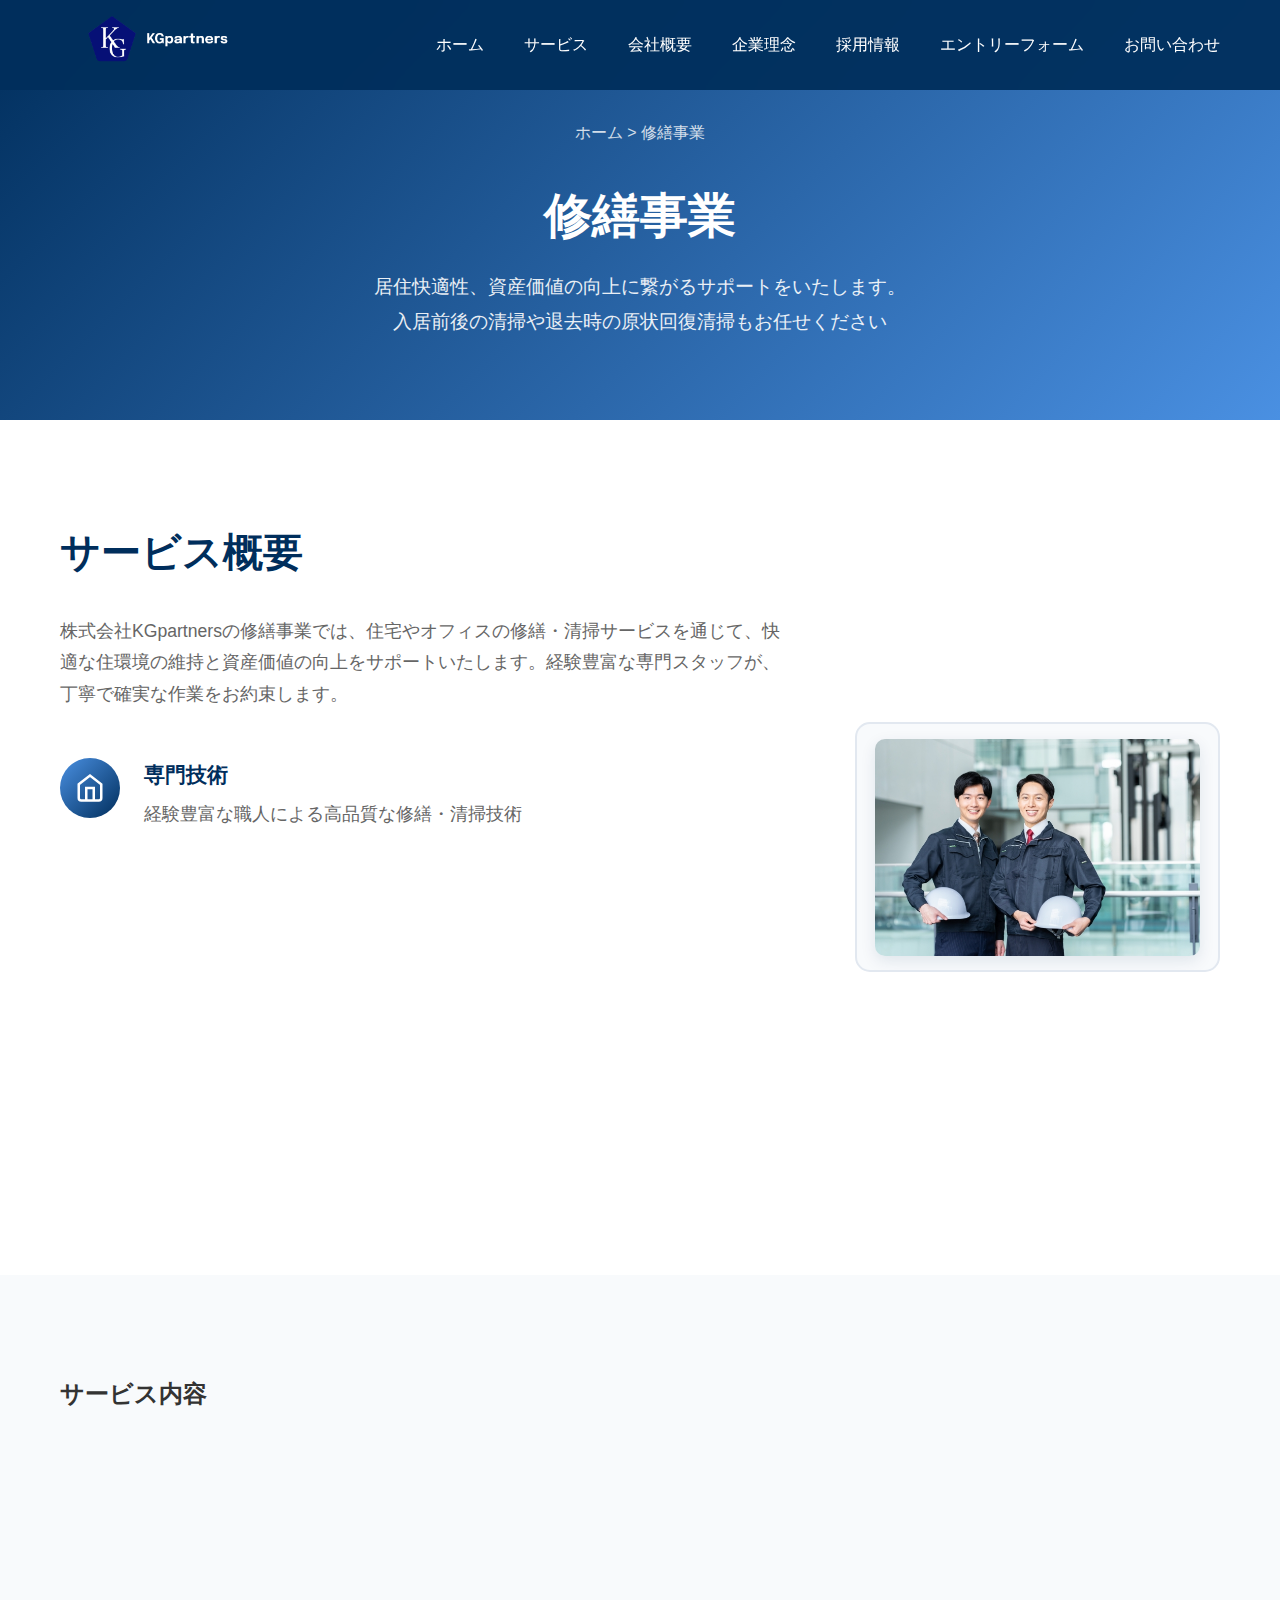
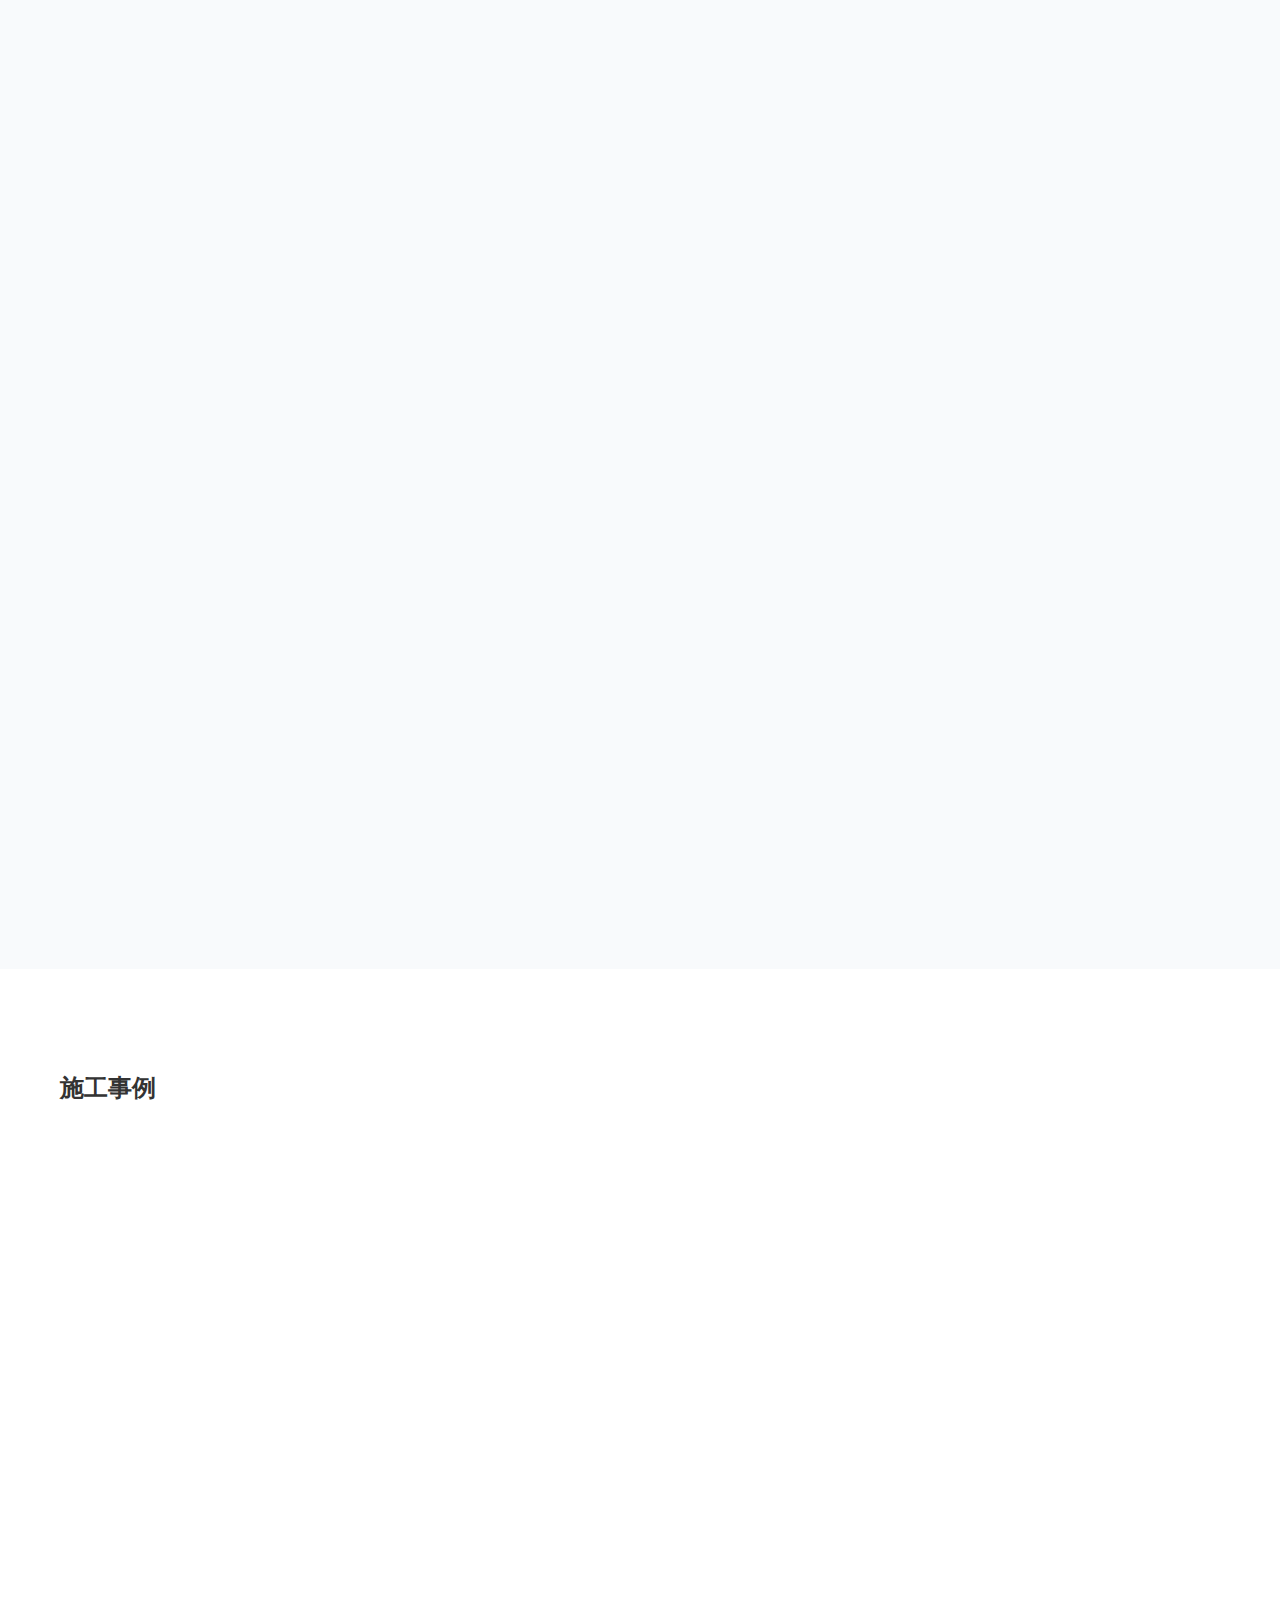
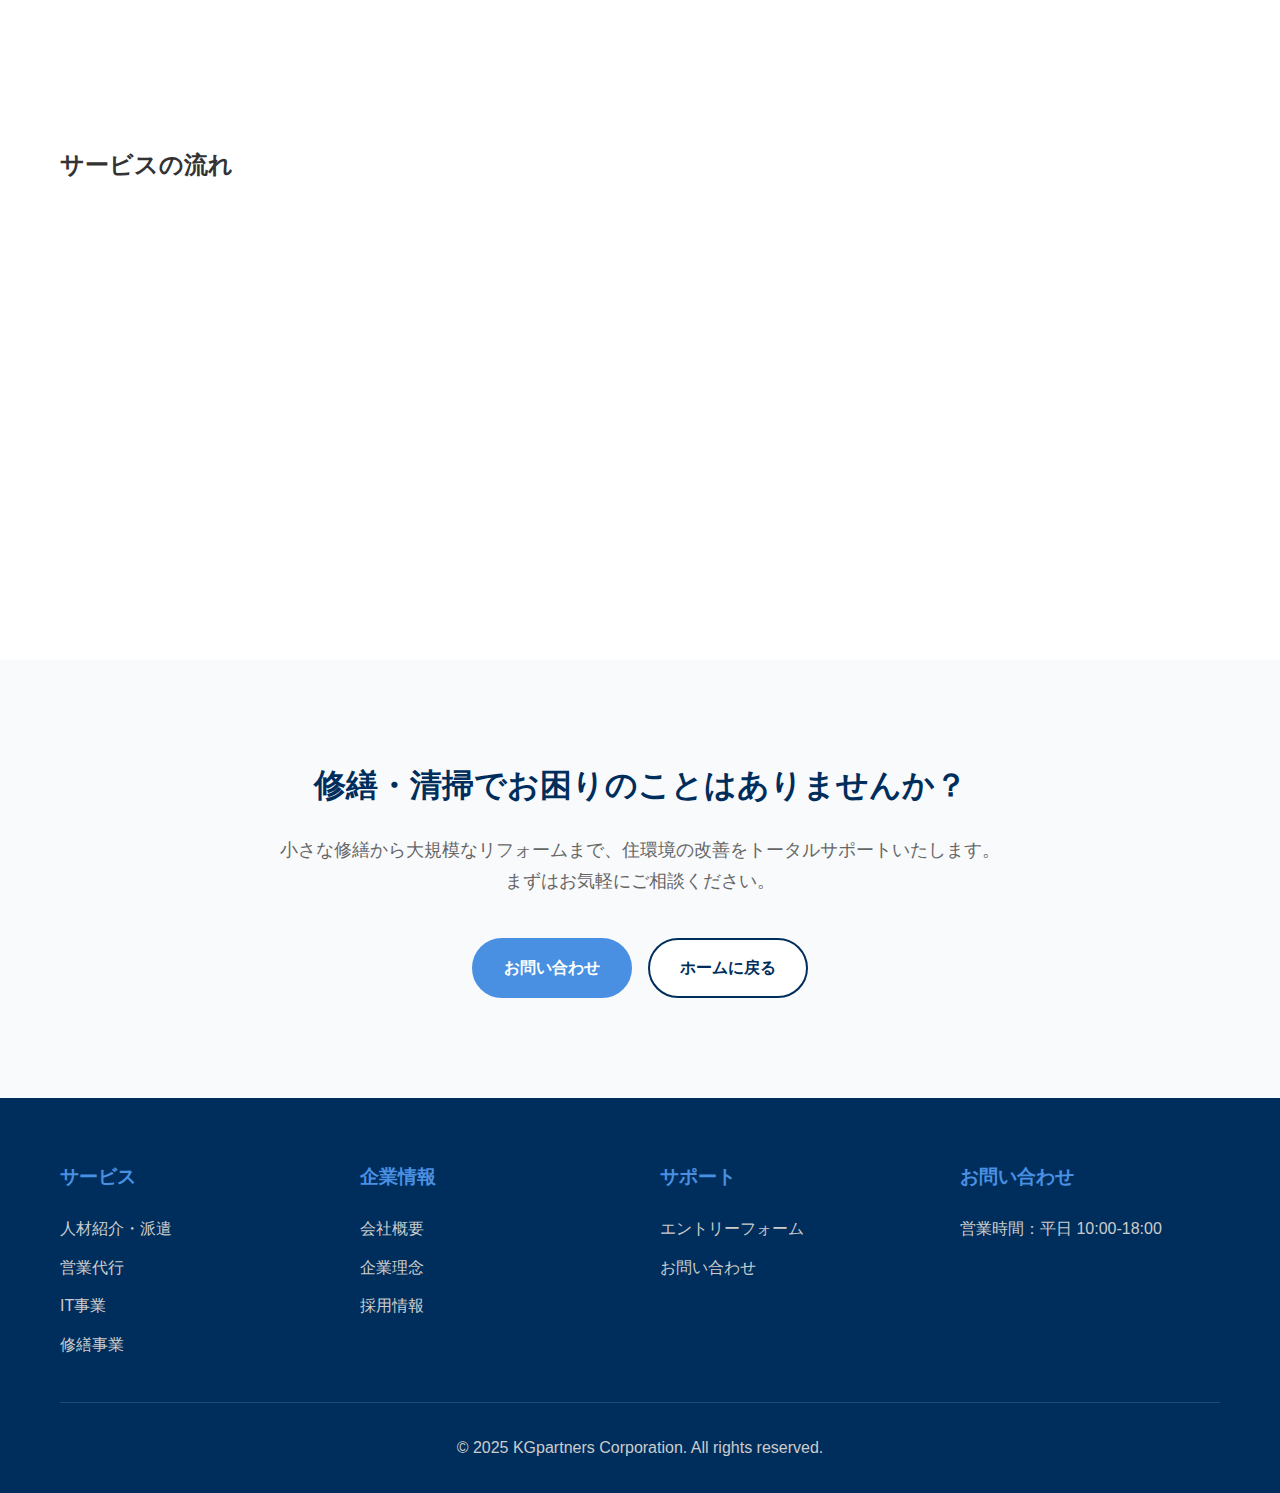
<file: syuzen.html>
<!DOCTYPE html>
<html lang="ja">

<head>
    <meta charset="UTF-8">
    <meta name="viewport" content="width=device-width, initial-scale=1.0">
    <title>修繕事業 - 株式会社KGpartners</title>
    <link rel="stylesheet" href="style.css">
</head>

<body>
    <header>
        <nav class="container">
            <div class="logo">
                <a href="index.html">
                    <img src="img/logo.png" alt="kgpartnerslogo" width="200px">
                </a>
            </div>
            <ul class="nav-links">
                <li><a href="index.html">ホーム</a></li>
                <li><a href="index.html#services">サービス</a></li>
                <li><a href="index.html#about">会社概要</a></li>
                <li><a href="philosophy.html">企業理念</a></li>
                <li><a href="recruit.html">採用情報</a></li>
                <li><a href="entry.html">エントリーフォーム</a></li> <!-- ← この行を追加 -->
                <li><a href="index.html#contact">お問い合わせ</a></li>
            </ul>
            <div class="hamburger">
                <span></span>
                <span></span>
                <span></span>
            </div>
        </nav>
    </header>

    <section class="service-hero">
        <div class="container">
            <div class="breadcrumb">
                <a href="index.html">ホーム</a> > <span>修繕事業</span>
            </div>
            <h1>修繕事業</h1>
            <p>居住快適性、資産価値の向上に繋がるサポートをいたします。<br>入居前後の清掃や退去時の原状回復清掃もお任せください</p>
        </div>
    </section>

    <section class="service-overview">
        <div class="container">
            <div class="overview-content">
                <div class="overview-text">
                    <h2>サービス概要</h2>
                    <p>株式会社KGpartnersの修繕事業では、住宅やオフィスの修繕・清掃サービスを通じて、快適な住環境の維持と資産価値の向上をサポートいたします。経験豊富な専門スタッフが、丁寧で確実な作業をお約束します。
                    </p>
                    <div class="features">
                        <div class="feature-item">
                            <div class="feature-icon">
                                <svg viewBox="0 0 24 24" fill="none" stroke="currentColor" stroke-width="2">
                                    <path d="M3 9l9-7 9 7v11a2 2 0 0 1-2 2H5a2 2 0 0 1-2-2z" />
                                    <polyline points="9,22 9,12 15,12 15,22" />
                                </svg>
                            </div>
                            <div class="feature-content">
                                <h3>専門技術</h3>
                                <p>経験豊富な職人による高品質な修繕・清掃技術</p>
                            </div>
                        </div>
                        <div class="feature-item">
                            <div class="feature-icon">
                                <svg viewBox="0 0 24 24" fill="none" stroke="currentColor" stroke-width="2">
                                    <path
                                        d="M12 2l3.09 6.26L22 9.27l-5 4.87 1.18 6.88L12 17.77l-6.18 3.25L7 14.14 2 9.27l6.91-1.01L12 2z" />
                                </svg>
                            </div>
                            <div class="feature-content">
                                <h3>品質保証</h3>
                                <p>作業完了後のアフターフォローまで責任を持って対応</p>
                            </div>
                        </div>
                        <div class="feature-item">
                            <div class="feature-icon">
                                <svg viewBox="0 0 24 24" fill="none" stroke="currentColor" stroke-width="2">
                                    <circle cx="12" cy="12" r="10" />
                                    <polyline points="12,6 12,12 16,14" />
                                </svg>
                            </div>
                            <div class="feature-content">
                                <h3>迅速対応</h3>
                                <p>緊急時の修繕から定期メンテナンスまで柔軟に対応</p>
                            </div>
                        </div>
                    </div>
                </div>
                <div class="overview-image">
                    <div class="image-placeholder">
                        <img src="img/syuzen.jpg" alt="修繕事業サービス">
                    </div>
                </div>
            </div>
        </div>
    </section>

    <section class="service-details">
        <div class="container">
            <h2>サービス内容</h2>
            <div class="details-grid">
                <div class="detail-card">
                    <div class="detail-icon">
                        <svg viewBox="0 0 24 24" fill="none" stroke="currentColor" stroke-width="2">
                            <path d="M3 12h18l-3-3m0 6l3-3" />
                            <path d="M3 7l3-3 3 3" />
                            <path d="M3 17l3 3 3-3" />
                        </svg>
                    </div>
                    <h3>原状回復工事</h3>
                    <p>賃貸物件の退去時における原状回復工事を迅速かつ丁寧に行います。</p>
                    <ul>
                        <li>壁紙・クロス張替え</li>
                        <li>フローリング・床材交換</li>
                        <li>設備機器修理・交換</li>
                        <li>塗装工事</li>
                    </ul>
                </div>
                <div class="detail-card">
                    <div class="detail-icon">
                        <svg viewBox="0 0 24 24" fill="none" stroke="currentColor" stroke-width="2">
                            <circle cx="11" cy="11" r="8" />
                            <path d="M21 21l-4.35-4.35" />
                        </svg>
                    </div>
                    <h3>ハウスクリーニング</h3>
                    <p>プロの技術による徹底的な清掃で、清潔で快適な空間を提供します。</p>
                    <ul>
                        <li>入居前清掃</li>
                        <li>退去後清掃</li>
                        <li>エアコンクリーニング</li>
                        <li>水回り清掃</li>
                    </ul>
                </div>
                <div class="detail-card">
                    <div class="detail-icon">
                        <svg viewBox="0 0 24 24" fill="none" stroke="currentColor" stroke-width="2">
                            <path
                                d="M14.7 6.3a1 1 0 0 0 0 1.4l1.6 1.6a1 1 0 0 0 1.4 0l3.77-3.77a6 6 0 0 1-7.94 7.94l-6.91 6.91a2.12 2.12 0 0 1-3-3l6.91-6.91a6 6 0 0 1 7.94-7.94l-3.76 3.76z" />
                        </svg>
                    </div>
                    <h3>リフォーム・修繕</h3>
                    <p>小規模な修繕からリフォームまで、住環境の改善をトータルサポートします。</p>
                    <ul>
                        <li>水回りリフォーム</li>
                        <li>内装リニューアル</li>
                        <li>設備修理</li>
                        <li>バリアフリー工事</li>
                    </ul>
                </div>
                <div class="detail-card">
                    <div class="detail-icon">
                        <svg viewBox="0 0 24 24" fill="none" stroke="currentColor" stroke-width="2">
                            <path d="M12 2v20M2 12h20" />
                            <circle cx="12" cy="12" r="2" />
                        </svg>
                    </div>
                    <h3>定期メンテナンス</h3>
                    <p>建物の状態を定期的にチェックし、予防的なメンテナンスを行います。</p>
                    <ul>
                        <li>定期点検</li>
                        <li>予防保全</li>
                        <li>設備メンテナンス</li>
                        <li>緊急対応</li>
                    </ul>
                </div>
            </div>
        </div>
    </section>

    <section class="work-examples">
        <div class="container">
            <h2>施工事例</h2>
            <div class="examples-grid">
                <div class="example-card">
                    <div class="example-image">
                        <svg viewBox="0 0 300 200" fill="none">
                            <rect width="300" height="200" fill="#f0f8ff" rx="8" />
                            <rect x="20" y="40" width="260" height="120" fill="#4a90e2" rx="4" />
                            <rect x="40" y="60" width="80" height="60" fill="white" rx="2" />
                            <rect x="140" y="60" width="80" height="60" fill="white" rx="2" />
                            <rect x="240" y="60" width="20" height="60" fill="white" rx="2" />
                            <text x="150" y="30" text-anchor="middle" fill="#002e5c" font-size="14">原状回復工事</text>
                        </svg>
                    </div>
                    <div class="example-content">
                        <h3>マンション原状回復</h3>
                        <p>築10年のワンルームマンションの原状回復工事。壁紙張替え、床材交換、水回りクリーニングを実施。</p>
                    </div>
                </div>
                <div class="example-card">
                    <div class="example-image">
                        <svg viewBox="0 0 300 200" fill="none">
                            <rect width="300" height="200" fill="#f0fff0" rx="8" />
                            <circle cx="150" cy="100" r="60" fill="#4a90e2" />
                            <circle cx="150" cy="100" r="40" fill="white" />
                            <circle cx="150" cy="100" r="20" fill="#002e5c" />
                            <text x="150" y="30" text-anchor="middle" fill="#002e5c" font-size="14">ハウスクリーニング</text>
                        </svg>
                    </div>
                    <div class="example-content">
                        <h3>オフィスクリーニング</h3>
                        <p>企業オフィスの定期清掃。エアコンクリーニング、床面清掃、窓清掃等を月次で実施。</p>
                    </div>
                </div>
                <div class="example-card">
                    <div class="example-image">
                        <svg viewBox="0 0 300 200" fill="none">
                            <rect width="300" height="200" fill="#fff8f0" rx="8" />
                            <rect x="50" y="50" width="200" height="100" fill="#4a90e2" rx="8" />
                            <rect x="70" y="70" width="40" height="60" fill="white" rx="4" />
                            <rect x="130" y="70" width="40" height="60" fill="white" rx="4" />
                            <rect x="190" y="70" width="40" height="60" fill="white" rx="4" />
                            <text x="150" y="30" text-anchor="middle" fill="#002e5c" font-size="14">リフォーム工事</text>
                        </svg>
                    </div>
                    <div class="example-content">
                        <h3>キッチンリフォーム</h3>
                        <p>戸建住宅のキッチンリフォーム。設備機器交換、内装工事、配管工事を一括対応。</p>
                    </div>
                </div>
            </div>
        </div>
    </section>

    <section class="service-flow">
        <div class="container">
            <h2>サービスの流れ</h2>
            <div class="flow-steps">
                <div class="step">
                    <div class="step-number">01</div>
                    <div class="step-content">
                        <h3>現地調査・お見積り</h3>
                        <p>現地にて状況を確認し、詳細なお見積りを作成いたします</p>
                    </div>
                </div>
                <div class="step">
                    <div class="step-number">02</div>
                    <div class="step-content">
                        <h3>作業計画立案</h3>
                        <p>お客様のご要望に合わせて最適な作業計画を立案いたします</p>
                    </div>
                </div>
                <div class="step">
                    <div class="step-number">03</div>
                    <div class="step-content">
                        <h3>施工・作業実行</h3>
                        <p>専門スタッフが丁寧かつ迅速に作業を実行いたします</p>
                    </div>
                </div>
                <div class="step">
                    <div class="step-number">04</div>
                    <div class="step-content">
                        <h3>完了確認・アフターフォロー</h3>
                        <p>作業完了後の確認とアフターフォローまで責任を持って対応します</p>
                    </div>
                </div>
            </div>
        </div>
    </section>

    <section class="service-cta">
        <div class="container">
            <div class="cta-content">
                <h2>修繕・清掃でお困りのことはありませんか？</h2>
                <p>小さな修繕から大規模なリフォームまで、住環境の改善をトータルサポートいたします。<br>まずはお気軽にご相談ください。</p>
                <div class="cta-buttons">
                    <a href="index.html#contact" class="btn btn-primary">お問い合わせ</a>
                    <a href="index.html" class="btn btn-secondary">ホームに戻る</a>
                </div>
            </div>
        </div>
    </section>

    <footer>
        <div class="container">
            <div class="footer-content">
                <div class="footer-section">
                    <h4>サービス</h4>
                    <ul>
                        <li><a href="jinzai.html">人材紹介・派遣</a></li>
                        <li><a href="eigyo.html">営業代行</a></li>
                        <li><a href="it.html">IT事業</a></li>
                        <li><a href="syuzen.html">修繕事業</a></li>
                    </ul>
                </div>
                <div class="footer-section">
                    <h4>企業情報</h4>
                    <ul>
                        <li><a href="index.html#about">会社概要</a></li>
                        <li><a href="philosophy.html">企業理念</a></li> <!-- ← この行を追加 -->
                        <li><a href="recruit.html">採用情報</a></li>
                    </ul>
                </div>
                <div class="footer-section">
                    <h4>サポート</h4>
                    <ul>
                        <!-- <li><a href="#">よくある質問</a></li> -->
                        <li><a href="entry.html">エントリーフォーム</a></li>
                        <li><a href="index.html#contact">お問い合わせ</a></li>
                        <!-- <li><a href="#">プライバシーポリシー</a></li> -->
                        <!-- <li><a href="#">利用規約</a></li> -->
                    </ul>
                </div>
                <div class="footer-section">
                    <h4>お問い合わせ</h4>
                    <div class="footer-contact">
                        <!-- <p>TEL: 03-1234-5678</p> -->
                        <!-- <p>Email: info@kgpartners.co.jp</p> -->
                        <p>営業時間：平日 10:00-18:00</p>
                    </div>
                </div>
            </div>
            <div class="footer-bottom">
                <p>&copy; 2025 KGpartners Corporation. All rights reserved.</p>
            </div>
        </div>
    </footer>

    <script>
        // ハンバーガーメニュー
        const hamburger = document.querySelector('.hamburger');
        const navLinks = document.querySelector('.nav-links');

        hamburger.addEventListener('click', () => {
            navLinks.classList.toggle('active');
            hamburger.classList.toggle('active');
        });

        // スムーススクロール
        document.querySelectorAll('a[href^="#"]').forEach(anchor => {
            anchor.addEventListener('click', function (e) {
                e.preventDefault();
                const target = document.querySelector(this.getAttribute('href'));
                if (target) {
                    const headerHeight = document.querySelector('header').offsetHeight;
                    const targetPosition = target.offsetTop - headerHeight;

                    window.scrollTo({
                        top: targetPosition,
                        behavior: 'smooth'
                    });

                    navLinks.classList.remove('active');
                    hamburger.classList.remove('active');
                }
            });
        });

        // ヘッダーの背景変更
        window.addEventListener('scroll', () => {
            const header = document.querySelector('header');
            if (window.scrollY > 50) {
                header.classList.add('scrolled');
            } else {
                header.classList.remove('scrolled');
            }
        });

        // アニメーション
        const observerOptions = {
            threshold: 0.1,
            rootMargin: '0px 0px -50px 0px'
        };

        const observer = new IntersectionObserver((entries) => {
            entries.forEach(entry => {
                if (entry.isIntersecting) {
                    entry.target.classList.add('animate');
                }
            });
        }, observerOptions);

        document.querySelectorAll('.detail-card, .step, .feature-item, .example-card').forEach(el => {
            observer.observe(el);
        });
    </script>
</body>

</html>
</file>
<file: style.css>
/* リセットCSS */
* {
    margin: 0;
    padding: 0;
    box-sizing: border-box;
}

body {
    font-family: 'Noto Sans JP', 'Helvetica Neue', Arial, sans-serif;
    line-height: 1.6;
    color: #333;
    background: #fff;
    overflow-x: hidden;
}

.container {
    max-width: 1200px;
    margin: 0 auto;
    padding: 0 20px;
}

/* ヘッダー */
header {
    background: rgba(0, 46, 92, 0.95);
    backdrop-filter: blur(10px);
    color: white;
    padding: 1rem 0;
    position: fixed;
    width: 100%;
    top: 0;
    z-index: 1000;
    transition: all 0.3s ease;
}

header.scrolled {
    background: rgba(0, 46, 92, 0.98);
    box-shadow: 0 2px 20px rgba(0, 46, 92, 0.3);
}

nav {
    display: flex;
    justify-content: space-between;
    align-items: center;
}

.logo {
    display: flex;
    align-items: center;
}

.logo img {
    height: auto;
    width: 200px;
    max-height: 50px;
    object-fit: contain;
}

.nav-links {
    display: flex;
    list-style: none;
    gap: 2.5rem;
}

.nav-links a {
    color: white;
    text-decoration: none;
    font-weight: 500;
    transition: color 0.3s ease;
    position: relative;
}

.nav-links a::after {
    content: '';
    position: absolute;
    bottom: -5px;
    left: 0;
    width: 0;
    height: 2px;
    background: #4a90e2;
    transition: width 0.3s ease;
}

.nav-links a:hover {
    color: #4a90e2;
}

.nav-links a:hover::after {
    width: 100%;
}

.hamburger {
    display: none;
    flex-direction: column;
    cursor: pointer;
}

.hamburger span {
    width: 25px;
    height: 3px;
    background: white;
    margin: 3px 0;
    transition: 0.3s;
}

.hamburger.active span:nth-child(1) {
    transform: rotate(-45deg) translate(-5px, 6px);
}

.hamburger.active span:nth-child(2) {
    opacity: 0;
}

.hamburger.active span:nth-child(3) {
    transform: rotate(45deg) translate(-5px, -6px);
}

/* ヒーローセクション */
.hero {
    background: linear-gradient(135deg, #002e5c 0%, #4a90e2 100%);
    color: white;
    padding: 120px 0 80px;
    position: relative;
    overflow: hidden;
    min-height: 100vh;
    display: flex;
    align-items: center;
}

.hero::before {
    content: '';
    position: absolute;
    top: 0;
    left: 0;
    right: 0;
    bottom: 0;
    background: linear-gradient(45deg, rgba(74, 144, 226, 0.1) 0%, rgba(0, 46, 92, 0.1) 100%);
    z-index: 1;
}

.hero-content {
    display: grid;
    grid-template-columns: 1fr 1fr;
    gap: 4rem;
    align-items: center;
    position: relative;
    z-index: 2;
}

.hero-text h1 {
    font-size: 2.8rem;
    margin-bottom: 1.5rem;
    font-weight: 700;
    line-height: 1.2;
    animation: fadeInUp 1s ease-out;
}

.hero-text p {
    font-size: 1.1rem;
    margin-bottom: 2.5rem;
    color: rgba(255, 255, 255, 0.9);
    line-height: 1.8;
    animation: fadeInUp 1s ease-out 0.2s both;
}

.hero-buttons {
    display: flex;
    gap: 1rem;
    animation: fadeInUp 1s ease-out 0.4s both;
}

.btn {
    display: inline-block;
    padding: 15px 30px;
    text-decoration: none;
    border-radius: 50px;
    font-weight: 600;
    transition: all 0.3s ease;
    border: 2px solid transparent;
    font-size: 1rem;
}

.btn-primary {
    background: #4a90e2;
    color: white;
    border-color: #4a90e2;
}

.btn-primary:hover {
    background: transparent;
    color: #4a90e2;
    border-color: #4a90e2;
    transform: translateY(-2px);
    box-shadow: 0 5px 15px rgba(74, 144, 226, 0.4);
}

.btn-secondary {
    background: white;
    color: #002e5c;
    border-color: #002e5c;
}

.btn-secondary:hover {
    background: #002e5c;
    color: white;
    transform: translateY(-2px);
    box-shadow: 0 5px 15px rgba(0, 46, 92, 0.3);
}

.hero-image {
    position: relative;
    height: 450px;
    display: flex;
    align-items: center;
    justify-content: center;
}

.hero-main-image {
    width: 100%;
    max-width: 640px;
    height: auto;
    aspect-ratio: 640/426;
    border-radius: 15px;
    box-shadow: 0 20px 40px rgba(0, 46, 92, 0.3);
    position: relative;
    z-index: 3;
    animation: fadeInUp 1s ease-out 0.6s both;
    object-fit: cover;
}

.hero-bg-shape {
    position: absolute;
    top: 50%;
    left: 50%;
    transform: translate(-50%, -50%);
    width: 350px;
    height: 350px;
    background: rgba(74, 144, 226, 0.15);
    border-radius: 50%;
    animation: float 6s ease-in-out infinite;
    z-index: 1;
}

.hero-bg-shape::before {
    content: '';
    position: absolute;
    top: 20px;
    left: 20px;
    right: 20px;
    bottom: 20px;
    background: rgba(255, 255, 255, 0.1);
    border-radius: 50%;
    animation: float 8s ease-in-out infinite reverse;
}

/* セクション共通 */
.section-header {
    text-align: center;
    margin-bottom: 4rem;
}

.section-title {
    font-size: 2.5rem;
    margin-bottom: 1rem;
    color: #002e5c;
    font-weight: 700;
    position: relative;
}

.section-title::after {
    content: '';
    position: absolute;
    bottom: -10px;
    left: 50%;
    transform: translateX(-50%);
    width: 60px;
    height: 4px;
    background: linear-gradient(90deg, #4a90e2, #002e5c);
    border-radius: 2px;
}

.section-subtitle {
    font-size: 1.1rem;
    color: #666;
    max-width: 600px;
    margin: 0 auto;
    line-height: 1.8;
}

/* サービスセクション */
.services {
    padding: 100px 0;
    background: #f8fafc;
}

.services-grid {
    display: grid;
    grid-template-columns: repeat(auto-fit, minmax(280px, 1fr));
    gap: 2.5rem;
    margin-top: 3rem;
}

.service-card {
    background: white;
    padding: 2.5rem;
    border-radius: 20px;
    text-align: center;
    box-shadow: 0 10px 30px rgba(0, 46, 92, 0.1);
    transition: all 0.3s ease;
    position: relative;
    overflow: hidden;
    opacity: 0;
    transform: translateY(20px);
    text-decoration: none;
    color: inherit;
    display: block;
}

.service-card.animate {
    opacity: 1;
    transform: translateY(0);
}

.service-card::before {
    content: '';
    position: absolute;
    top: 0;
    left: 0;
    right: 0;
    height: 4px;
    background: linear-gradient(90deg, #4a90e2, #002e5c);
}

.service-card:hover {
    transform: translateY(-10px);
    box-shadow: 0 20px 40px rgba(0, 46, 92, 0.15);
}

.service-icon {
    width: 80px;
    height: 80px;
    margin: 0 auto 1.5rem;
    background: linear-gradient(135deg, #4a90e2, #002e5c);
    border-radius: 50%;
    display: flex;
    align-items: center;
    justify-content: center;
    color: white;
}

.service-icon svg {
    width: 40px;
    height: 40px;
}

.service-card h3 {
    font-size: 1.4rem;
    margin-bottom: 1rem;
    color: #002e5c;
    font-weight: 600;
}

.service-card p {
    color: #666;
    line-height: 1.7;
}

/* 会社概要セクション */
.about {
    padding: 100px 0;
    background: white;
}

.about-content {
    display: block;
    max-width: 800px;
    margin: 0 auto;
}

.about-text {
    opacity: 0;
    transform: translateX(-20px);
}

.about-text.animate {
    opacity: 1;
    transform: translateX(0);
    transition: all 0.8s ease;
}

.company-info {
    display: flex;
    flex-direction: column;
    gap: 1.5rem;
}

.info-item {
    display: grid;
    grid-template-columns: 120px 1fr;
    gap: 2rem;
    align-items: flex-start;
    padding: 1rem 0;
    border-bottom: 1px solid #e2e8f0;
}

.info-item:last-child {
    border-bottom: none;
}

.info-label {
    font-weight: 600;
    color: #002e5c;
    font-size: 0.95rem;
}

.info-value {
    color: #666;
    line-height: 1.6;
}

.about-description p {
    margin-bottom: 1.5rem;
    color: #666;
    line-height: 1.8;
    font-size: 1rem;
}

.stats-container {
    background: #f8fafc;
    padding: 2.5rem;
    border-radius: 20px;
    border: 1px solid #e2e8f0;
}

.stats-grid {
    display: grid;
    grid-template-columns: repeat(2, 1fr);
    gap: 2rem;
}

.stat-item {
    text-align: center;
    padding: 1.5rem;
    background: white;
    border-radius: 15px;
    box-shadow: 0 5px 15px rgba(0, 46, 92, 0.08);
    opacity: 0;
    transform: scale(0.9);
}

.stat-item.animate {
    opacity: 1;
    transform: scale(1);
    transition: all 0.6s ease;
}

.stat-number {
    font-size: 2.5rem;
    font-weight: 700;
    color: #002e5c;
    display: flex;
    align-items: center;
    justify-content: center;
}

.stat-number span {
    font-size: 1.5rem;
    color: #4a90e2;
}

.stat-label {
    color: #666;
    font-size: 0.9rem;
    margin-top: 0.5rem;
}

/* ニュースセクション */
.news {
    padding: 100px 0;
    background: #f8fafc;
}

.news-grid {
    display: grid;
    gap: 1.5rem;
    margin-top: 3rem;
}

.news-item {
    background: white;
    padding: 2rem;
    border-radius: 15px;
    box-shadow: 0 5px 20px rgba(0, 46, 92, 0.08);
    transition: all 0.3s ease;
    border-left: 4px solid #4a90e2;
    opacity: 0;
    transform: translateX(-20px);
}

.news-item.animate {
    opacity: 1;
    transform: translateX(0);
}

.news-item:hover {
    transform: translateX(10px);
    box-shadow: 0 10px 30px rgba(0, 46, 92, 0.12);
}

.news-item h3 {
    color: #002e5c;
    margin: 1rem 0;
    font-size: 1.2rem;
    font-weight: 600;
}

.news-item p {
    color: #666;
    line-height: 1.6;
}

.news-date {
    color: #4a90e2;
    font-weight: 600;
    font-size: 0.9rem;
}

.news-category {
    display: inline-block;
    padding: 0.3rem 0.8rem;
    border-radius: 20px;
    font-size: 0.8rem;
    font-weight: 500;
    margin-left: 1rem;
}

.news-category.new {
    background: #ff6b6b;
    color: white;
}

.news-category.achievement {
    background: #4ecdc4;
    color: white;
}

.news-category.event {
    background: #45b7d1;
    color: white;
}

.news-category.info {
    background: #96ceb4;
    color: white;
}

/* 採用情報ページ専用スタイル */
.recruit-overview {
    padding: 100px 0;
    background: white;
}

.company-values {
    margin-top: 2rem;
}

.value-item {
    display: flex;
    align-items: flex-start;
    gap: 1rem;
    margin-bottom: 1.5rem;
    opacity: 0;
    transform: translateX(-20px);
}

.value-item.animate {
    opacity: 1;
    transform: translateX(0);
    transition: all 0.6s ease;
}

.value-icon {
    font-size: 2rem;
    flex-shrink: 0;
}

.value-content h3 {
    font-size: 1.2rem;
    color: #002e5c;
    margin-bottom: 0.5rem;
    font-weight: 600;
}

.value-content p {
    color: #666;
    line-height: 1.6;
}

.job-positions {
    padding: 100px 0;
    background: #f8fafc;
}

.positions-grid {
    display: grid;
    grid-template-columns: repeat(auto-fit, minmax(350px, 1fr));
    gap: 2rem;
    margin-top: 3rem;
}

.position-card {
    background: white;
    border-radius: 20px;
    box-shadow: 0 10px 30px rgba(0, 46, 92, 0.1);
    overflow: hidden;
    transition: transform 0.3s ease, box-shadow 0.3s ease;
    opacity: 0;
    transform: translateY(20px);
}

.position-card.animate {
    opacity: 1;
    transform: translateY(0);
    transition: all 0.6s ease;
}

.position-card:hover {
    transform: translateY(-10px);
    box-shadow: 0 20px 40px rgba(0, 46, 92, 0.15);
}

.position-header {
    background: linear-gradient(135deg, #002e5c, #4a90e2);
    color: white;
    padding: 2rem;
    display: flex;
    align-items: center;
    gap: 1rem;
}

.position-icon {
    width: 50px;
    height: 50px;
    background: rgba(255, 255, 255, 0.2);
    border-radius: 50%;
    display: flex;
    align-items: center;
    justify-content: center;
    flex-shrink: 0;
}

.position-icon svg {
    width: 24px;
    height: 24px;
}

.position-header h3 {
    font-size: 1.3rem;
    font-weight: 600;
}

.position-details {
    padding: 2rem;
}

.position-description {
    color: #666;
    margin-bottom: 1.5rem;
    line-height: 1.6;
}

.position-requirements h4 {
    color: #002e5c;
    margin-bottom: 0.8rem;
    font-size: 1rem;
    font-weight: 600;
}

.position-requirements ul {
    margin-bottom: 1.5rem;
    padding-left: 1.2rem;
}

.position-requirements li {
    color: #666;
    margin-bottom: 0.5rem;
    line-height: 1.5;
}

.position-benefits {
    display: flex;
    gap: 0.5rem;
    flex-wrap: wrap;
}

.benefit-tag {
    background: #e3f2fd;
    color: #1976d2;
    padding: 0.3rem 0.8rem;
    border-radius: 15px;
    font-size: 0.8rem;
    font-weight: 500;
}

.job-conditions {
    padding: 100px 0;
    background: white;
}

.conditions-grid {
    display: grid;
    grid-template-columns: repeat(auto-fit, minmax(250px, 1fr));
    gap: 2rem;
    margin-top: 3rem;
}

.condition-card {
    background: #f8fafc;
    padding: 2rem;
    border-radius: 15px;
    text-align: center;
    border: 2px solid #e2e8f0;
    transition: transform 0.3s ease, border-color 0.3s ease;
    opacity: 0;
    transform: translateY(20px);
}

.condition-card.animate {
    opacity: 1;
    transform: translateY(0);
    transition: all 0.6s ease;
}

.condition-card:hover {
    transform: translateY(-5px);
    border-color: #4a90e2;
}

.condition-icon {
    font-size: 2.5rem;
    margin-bottom: 1rem;
}

.condition-card h3 {
    color: #002e5c;
    margin-bottom: 1rem;
    font-size: 1.2rem;
    font-weight: 600;
}

.main-text {
    font-size: 1.1rem;
    font-weight: 600;
    color: #002e5c;
    margin-bottom: 0.5rem;
}

.sub-text {
    color: #666;
    font-size: 0.9rem;
    line-height: 1.5;
}

.application-process {
    padding: 100px 0;
    background: #f8fafc;
}

.process-steps {
    display: grid;
    grid-template-columns: repeat(auto-fit, minmax(250px, 1fr));
    gap: 2rem;
    margin-top: 3rem;
}

.step {
    background: white;
    padding: 2rem;
    border-radius: 15px;
    text-align: center;
    box-shadow: 0 5px 20px rgba(0, 46, 92, 0.08);
    position: relative;
    opacity: 0;
    transform: translateY(20px);
}

.step.animate {
    opacity: 1;
    transform: translateY(0);
    transition: all 0.6s ease;
}

.step-number {
    width: 50px;
    height: 50px;
    background: linear-gradient(135deg, #4a90e2, #002e5c);
    border-radius: 50%;
    display: flex;
    align-items: center;
    justify-content: center;
    color: white;
    font-size: 1.2rem;
    font-weight: bold;
    margin: 0 auto 1.5rem;
}

.step h3 {
    color: #002e5c;
    margin-bottom: 1rem;
    font-size: 1.2rem;
    font-weight: 600;
}

.step p {
    color: #666;
    line-height: 1.6;
}

.recruit-cta {
    padding: 100px 0;
    background: white;
    text-align: center;
}

.recruit-cta h2 {
    font-size: 2.5rem;
    margin-bottom: 1.5rem;
    font-weight: 700;
    color: #002e5c;
}

.recruit-cta p {
    font-size: 1.1rem;
    margin-bottom: 2.5rem;
    line-height: 1.8;
    color: #666;
}

/* お問い合わせセクション */
.contact {
    padding: 100px 0;
    background: #f8fafc;
}

.contact-content {
    display: grid;
    grid-template-columns: 1fr 1fr;
    gap: 4rem;
    margin-top: 3rem;
}

.contact-info {
    background: white;
    padding: 2.5rem;
    border-radius: 20px;
    border: 2px solid #e2e8f0;
    box-shadow: 0 10px 30px rgba(0, 46, 92, 0.1);
    opacity: 0;
    transform: translateY(20px);
}

.contact-info.animate {
    opacity: 1;
    transform: translateY(0);
    transition: all 0.8s ease;
}

.contact-info h3 {
    color: #002e5c;
    margin-bottom: 2rem;
    font-size: 1.4rem;
    font-weight: 600;
}

.contact-details {
    display: flex;
    flex-direction: column;
    gap: 1.5rem;
}

.contact-item {
    display: flex;
    align-items: flex-start;
    gap: 1rem;
}

.contact-icon {
    width: 24px;
    height: 24px;
    color: #4a90e2;
    flex-shrink: 0;
    margin-top: 2px;
}

.contact-icon svg {
    width: 100%;
    height: 100%;
}

.contact-text {
    color: #666;
    line-height: 1.6;
}

.contact-text strong {
    color: #002e5c;
}

.contact-form {
    background: white;
    padding: 2.5rem;
    border-radius: 20px;
    box-shadow: 0 10px 30px rgba(0, 46, 92, 0.1);
    border: 2px solid #e2e8f0;
    opacity: 0;
    transform: translateY(20px);
}

.contact-form.animate {
    opacity: 1;
    transform: translateY(0);
    transition: all 0.8s ease 0.2s;
}

.contact-form h3 {
    color: #002e5c;
    margin-bottom: 2rem;
    font-size: 1.4rem;
    font-weight: 600;
}

.form-row {
    display: grid;
    grid-template-columns: 1fr 1fr;
    gap: 1rem;
}

.form-group {
    margin-bottom: 1.5rem;
}

.form-group label {
    display: block;
    margin-bottom: 0.5rem;
    color: #002e5c;
    font-weight: 500;
}

.required {
    color: #ff6b6b;
}

.form-group input,
.form-group textarea,
.form-group select {
    width: 100%;
    padding: 1rem;
    border: 2px solid #e2e8f0;
    border-radius: 10px;
    font-size: 1rem;
    transition: border-color 0.3s ease;
    font-family: inherit;
}

.form-group input:focus,
.form-group textarea:focus,
.form-group select:focus {
    outline: none;
    border-color: #4a90e2;
    box-shadow: 0 0 0 3px rgba(74, 144, 226, 0.1);
}

.form-group textarea {
    resize: vertical;
    min-height: 120px;
}

/* フッター */
footer {
    background: #002e5c;
    color: white;
    padding: 4rem 0 2rem;
}

.footer-content {
    display: grid;
    grid-template-columns: repeat(auto-fit, minmax(250px, 1fr));
    gap: 2.5rem;
    margin-bottom: 2rem;
}

.footer-section h4 {
    margin-bottom: 1.5rem;
    color: #4a90e2;
    font-size: 1.2rem;
    font-weight: 600;
}

.footer-section ul {
    list-style: none;
}

.footer-section ul li {
    margin-bottom: 0.8rem;
}

.footer-section ul li a {
    color: #ccc;
    text-decoration: none;
    transition: color 0.3s ease;
}

.footer-section ul li a:hover {
    color: #4a90e2;
}

.footer-contact p {
    margin-bottom: 0.5rem;
    color: #ccc;
}

.footer-bottom {
    text-align: center;
    padding-top: 2rem;
    border-top: 1px solid #1a4a7a;
    color: #ccc;
}

/* アニメーション */
@keyframes fadeInUp {
    from {
        opacity: 0;
        transform: translateY(30px);
    }
    to {
        opacity: 1;
        transform: translateY(0);
    }
}

@keyframes float {
    0%, 100% {
        transform: translate(-50%, -50%) translateY(0px);
    }
    50% {
        transform: translate(-50%, -50%) translateY(-20px);
    }
}

/* レスポンシブデザイン */
@media (max-width: 768px) {
    .hamburger {
        display: flex;
    }

    .nav-links {
        position: fixed;
        top: 100%;
        left: 0;
        width: 100%;
        background: rgba(0, 46, 92, 0.98);
        flex-direction: column;
        padding: 2rem;
        gap: 1.5rem;
        transform: translateX(-100%);
        transition: transform 0.3s ease;
    }

    .nav-links.active {
        transform: translateX(0);
    }

    .hero-content {
        grid-template-columns: 1fr;
        text-align: center;
    }

    .hero-text h1 {
        font-size: 2.2rem;
    }

    .hero-buttons {
        justify-content: center;
        flex-wrap: wrap;
    }

    .about-content {
        grid-template-columns: 1fr;
    }

    .info-item {
        grid-template-columns: 1fr;
        gap: 0.5rem;
        text-align: left;
    }

    .info-label {
        font-size: 0.9rem;
    }

    .contact-content {
        grid-template-columns: 1fr;
    }

    .form-row {
        grid-template-columns: 1fr;
    }

    .stats-grid {
        grid-template-columns: 1fr;
    }

    .services-grid {
        grid-template-columns: 1fr;
        gap: 2rem;
    }

    .service-card {
        padding: 2rem;
    }

    .service-card h3 {
        font-size: 1.4rem;
    }

    .service-card p {
        font-size: 0.95rem;
    }

    .positions-grid {
        grid-template-columns: 1fr;
    }

    .conditions-grid {
        grid-template-columns: 1fr;
    }

    .process-steps {
        grid-template-columns: 1fr;
    }

    .position-header {
        flex-direction: column;
        text-align: center;
        gap: 1rem;
    }

    .recruit-cta h2 {
        font-size: 2rem;
    }

    .section-title {
        font-size: 2rem;
    }

    .container {
        padding: 0 15px;
    }
}

/* サービス詳細ページ用スタイル */
.service-hero {
    background: linear-gradient(135deg, #002e5c 0%, #4a90e2 100%);
    color: white;
    padding: 120px 0 80px;
    text-align: center;
}

.breadcrumb {
    margin-bottom: 2rem;
    opacity: 0.8;
}

.breadcrumb a {
    color: white;
    text-decoration: none;
}

.breadcrumb a:hover {
    text-decoration: underline;
}

.service-hero h1 {
    font-size: 3rem;
    margin-bottom: 1rem;
    font-weight: 700;
}

.service-hero p {
    font-size: 1.2rem;
    opacity: 0.9;
    line-height: 1.8;
}

.service-overview {
    padding: 100px 0;
    background: white;
}

.overview-content {
    display: grid;
    grid-template-columns: 2fr 1fr;
    gap: 4rem;
    align-items: center;
}

.overview-text h2 {
    font-size: 2.5rem;
    margin-bottom: 2rem;
    color: #002e5c;
}

.overview-text p {
    font-size: 1.1rem;
    line-height: 1.8;
    color: #666;
    margin-bottom: 3rem;
}

.features {
    display: flex;
    flex-direction: column;
    gap: 2rem;
}

.feature-item {
    display: flex;
    align-items: flex-start;
    gap: 1.5rem;
    opacity: 0;
    transform: translateX(-20px);
}

.feature-item.animate {
    opacity: 1;
    transform: translateX(0);
    transition: all 0.6s ease;
}

.feature-icon {
    width: 60px;
    height: 60px;
    background: linear-gradient(135deg, #4a90e2, #002e5c);
    border-radius: 50%;
    display: flex;
    align-items: center;
    justify-content: center;
    color: white;
    flex-shrink: 0;
}

.feature-icon svg {
    width: 30px;
    height: 30px;
}

.feature-content h3 {
    font-size: 1.3rem;
    color: #002e5c;
    margin-bottom: 0.5rem;
}

.feature-content p {
    color: #666;
    line-height: 1.6;
}

.image-placeholder {
    width: 100%;
    height: 250px;
    background: #f8fafc;
    border-radius: 15px;
    display: flex;
    align-items: center;
    justify-content: center;
    border: 2px solid #e2e8f0;
    overflow: hidden;
    position: relative;
}

.image-placeholder img {
    width: 90%;
    height: auto;
    max-height: 350px;
    object-fit: contain;
    border-radius: 10px;
    box-shadow: 0 5px 15px rgba(0, 46, 92, 0.1);
}

.image-placeholder svg {
    width: 90%;
    height: 90%;
}

.service-details {
    padding: 100px 0;
    background: #f8fafc;
}

.details-grid {
    display: grid;
    grid-template-columns: repeat(auto-fit, minmax(280px, 1fr));
    gap: 2.5rem;
    margin-top: 3rem;
}

.detail-card {
    background: white;
    padding: 2.5rem;
    border-radius: 20px;
    box-shadow: 0 10px 30px rgba(0, 46, 92, 0.1);
    border-left: 4px solid #4a90e2;
    opacity: 0;
    transform: translateY(20px);
}

.detail-card.animate {
    opacity: 1;
    transform: translateY(0);
    transition: all 0.6s ease;
}

.detail-icon {
    width: 70px;
    height: 70px;
    background: linear-gradient(135deg, #4a90e2, #002e5c);
    border-radius: 50%;
    display: flex;
    align-items: center;
    justify-content: center;
    color: white;
    margin-bottom: 1.5rem;
}

.detail-icon svg {
    width: 35px;
    height: 35px;
}

.detail-card h3 {
    font-size: 1.4rem;
    color: #002e5c;
    margin-bottom: 1rem;
    font-weight: 600;
}

.detail-card p {
    color: #666;
    line-height: 1.7;
    margin-bottom: 1.5rem;
}

.detail-card ul {
    list-style: none;
    padding: 0;
}

.detail-card ul li {
    padding: 0.5rem 0;
    color: #666;
    position: relative;
    padding-left: 1.5rem;
}

.detail-card ul li::before {
    content: '•';
    color: #4a90e2;
    font-weight: bold;
    position: absolute;
    left: 0;
}

.service-flow {
    padding: 100px 0;
    background: white;
}

.flow-steps {
    display: grid;
    grid-template-columns: repeat(auto-fit, minmax(250px, 1fr));
    gap: 2rem;
    margin-top: 3rem;
}

.step {
    text-align: center;
    padding: 2rem;
    position: relative;
    opacity: 0;
    transform: translateY(20px);
}

.step.animate {
    opacity: 1;
    transform: translateY(0);
    transition: all 0.6s ease;
}

.step-number {
    width: 80px;
    height: 80px;
    background: linear-gradient(135deg, #4a90e2, #002e5c);
    border-radius: 50%;
    display: flex;
    align-items: center;
    justify-content: center;
    color: white;
    font-size: 1.5rem;
    font-weight: bold;
    margin: 0 auto 1.5rem;
}

.step h3 {
    font-size: 1.3rem;
    color: #002e5c;
    margin-bottom: 1rem;
    font-weight: 600;
}

.step p {
    color: #666;
    line-height: 1.6;
}

.service-cta {
    padding: 100px 0;
    background: #f8fafc;
    text-align: center;
}

.cta-content h2 {
    font-size: 2rem;
    color: #002e5c;
    margin-bottom: 1.5rem;
    font-weight: 700;
}

.cta-content p {
    font-size: 1.1rem;
    color: #666;
    margin-bottom: 2.5rem;
    line-height: 1.8;
}

.cta-buttons {
    display: flex;
    justify-content: center;
    align-items: center;
    gap: 1rem;
    flex-wrap: wrap;
}

/* IT事業ページ専用スタイル */
.tech-stack {
    padding: 100px 0;
    background: white;
}

.tech-categories {
    display: grid;
    grid-template-columns: repeat(auto-fit, minmax(250px, 1fr));
    gap: 2.5rem;
    margin-top: 3rem;
}

.tech-category {
    background: #f8fafc;
    padding: 2rem;
    border-radius: 15px;
    border: 2px solid #e2e8f0;
    opacity: 0;
    transform: translateY(20px);
}

.tech-category.animate {
    opacity: 1;
    transform: translateY(0);
    transition: all 0.6s ease;
}

.tech-category h3 {
    font-size: 1.3rem;
    color: #002e5c;
    margin-bottom: 1.5rem;
    font-weight: 600;
    text-align: center;
}

.tech-items {
    display: flex;
    flex-wrap: wrap;
    gap: 0.8rem;
}

.tech-item {
    background: white;
    padding: 0.5rem 1rem;
    border-radius: 20px;
    border: 2px solid #4a90e2;
    color: #4a90e2;
    font-size: 0.9rem;
    font-weight: 500;
    transition: all 0.3s ease;
}

.tech-item:hover {
    background: #4a90e2;
    color: white;
}

/* 修繕事業ページ専用スタイル */
.work-examples {
    padding: 100px 0;
    background: white;
}

.examples-grid {
    display: grid;
    grid-template-columns: repeat(auto-fit, minmax(300px, 1fr));
    gap: 2.5rem;
    margin-top: 3rem;
}

.example-card {
    background: white;
    border-radius: 20px;
    box-shadow: 0 10px 30px rgba(0, 46, 92, 0.1);
    overflow: hidden;
    transition: transform 0.3s ease;
    opacity: 0;
    transform: translateY(20px);
}

.example-card.animate {
    opacity: 1;
    transform: translateY(0);
    transition: all 0.6s ease;
}

.example-card:hover {
    transform: translateY(-5px);
}

.example-image {
    width: 100%;
    height: 200px;
    overflow: hidden;
}

.example-image svg {
    width: 100%;
    height: 100%;
}

.example-content {
    padding: 2rem;
}

.example-content h3 {
    font-size: 1.3rem;
    color: #002e5c;
    margin-bottom: 1rem;
    font-weight: 600;
}

.example-content p {
    color: #666;
    line-height: 1.6;
}

/* レスポンシブ対応（サービスページ） */
@media (max-width: 768px) {
    .service-hero h1 {
        font-size: 2.2rem;
    }

    .overview-content {
        grid-template-columns: 1fr;
    }

    .image-placeholder {
        height: 320px;
        margin-top: 2rem;
    }

    .image-placeholder img {
        width: 95%;
        max-height: 280px;
    }

    .details-grid {
        grid-template-columns: 1fr;
    }

    .flow-steps {
        grid-template-columns: 1fr;
    }

    .tech-categories {
        grid-template-columns: 1fr;
    }

    .examples-grid {
        grid-template-columns: 1fr;
    }

    .cta-buttons {
        flex-direction: column;
        align-items: center;
        width: 100%;
    }

    .cta-buttons .btn {
        width: 100%;
        max-width: 300px;
        text-align: center;
    }

    .features {
        gap: 1.5rem;
    }
}

@media (max-width: 480px) {
    .image-placeholder {
        height: 200px;
    }

    .image-placeholder img {
        width: 90%;
        max-height: 160px;
    }
}

/* ========================================
   企業理念ページ専用スタイル
   ======================================== */

   .philosophy-intro {
    padding: 100px 0;
    background: white;
    text-align: center;
}

.intro-content h2 {
    font-size: 2.5rem;
    color: #002e5c;
    margin-bottom: 2rem;
    font-weight: 700;
}

.intro-content p {
    font-size: 1.2rem;
    line-height: 1.8;
    color: #666;
    max-width: 800px;
    margin: 0 auto;
}

.mission-section {
    padding: 100px 0;
    background: linear-gradient(135deg, #f8fafc 0%, #e3f2fd 100%);
}

.vision-section {
    padding: 100px 0;
    background: white;
}

.values-section {
    padding: 100px 0;
    background: linear-gradient(135deg, #e8f5e8 0%, #f3e5f5 100%);
}

.philosophy-card {
    display: grid;
    grid-template-columns: auto 1fr;
    gap: 3rem;
    align-items: flex-start;
    opacity: 0;
    transform: translateY(30px);
}

.philosophy-card.animate {
    opacity: 1;
    transform: translateY(0);
    transition: all 0.8s ease;
}

.philosophy-icon {
    width: 120px;
    height: 120px;
    background: linear-gradient(135deg, #4a90e2, #002e5c);
    border-radius: 50%;
    display: flex;
    align-items: center;
    justify-content: center;
    color: white;
    flex-shrink: 0;
    box-shadow: 0 10px 30px rgba(74, 144, 226, 0.3);
}

.philosophy-icon svg {
    width: 60px;
    height: 60px;
}

.philosophy-content h2 {
    font-size: 2.8rem;
    color: #002e5c;
    margin-bottom: 0.5rem;
    font-weight: 700;
    display: flex;
    align-items: baseline;
    gap: 1rem;
}

.philosophy-subtitle {
    font-size: 1.2rem;
    color: #4a90e2;
    font-weight: 400;
}

.philosophy-content h3 {
    font-size: 1.6rem;
    color: #333;
    margin-bottom: 1rem;
    font-weight: 600;
    line-height: 1.4;
}

.philosophy-content h4 {
    font-size: 1.3rem;
    color: #4a90e2;
    margin-bottom: 1.5rem;
    font-weight: 500;
    font-style: italic;
}

.philosophy-content > p {
    font-size: 1.1rem;
    line-height: 1.8;
    color: #666;
    margin-bottom: 2.5rem;
}

/* ミッション セクション */
.mission-points {
    display: flex;
    flex-direction: column;
    gap: 2rem;
}

.point-item {
    display: flex;
    align-items: flex-start;
    gap: 1.5rem;
    padding: 1.5rem;
    background: white;
    border-radius: 15px;
    box-shadow: 0 5px 20px rgba(0, 46, 92, 0.1);
    opacity: 0;
    transform: translateX(-20px);
}

.point-item.animate {
    opacity: 1;
    transform: translateX(0);
    transition: all 0.6s ease;
}

.point-icon {
    font-size: 2.5rem;
    flex-shrink: 0;
}

.point-text h4 {
    font-size: 1.2rem;
    color: #002e5c;
    margin-bottom: 0.5rem;
    font-weight: 600;
}

.point-text p {
    color: #666;
    line-height: 1.6;
    margin: 0;
}

/* ビジョン セクション */
.vision-goals {
    display: grid;
    grid-template-columns: repeat(auto-fit, minmax(250px, 1fr));
    gap: 2rem;
}

.goal-item {
    text-align: center;
    padding: 2rem;
    background: #f8fafc;
    border-radius: 20px;
    border: 2px solid #e2e8f0;
    transition: transform 0.3s ease, border-color 0.3s ease;
    opacity: 0;
    transform: translateY(20px);
}

.goal-item.animate {
    opacity: 1;
    transform: translateY(0);
    transition: all 0.6s ease;
}

.goal-item:hover {
    transform: translateY(-5px);
    border-color: #4a90e2;
}

.goal-number {
    font-size: 3rem;
    font-weight: 700;
    color: #4a90e2;
    margin-bottom: 1rem;
}

.goal-text h4 {
    font-size: 1.3rem;
    color: #002e5c;
    margin-bottom: 0.8rem;
    font-weight: 600;
}

.goal-text p {
    color: #666;
    line-height: 1.6;
    margin: 0;
}

/* バリュー セクション */
.values-grid {
    display: grid;
    grid-template-columns: repeat(auto-fit, minmax(300px, 1fr));
    gap: 2rem;
}

.value-card {
    background: white;
    padding: 2.5rem;
    border-radius: 20px;
    box-shadow: 0 10px 30px rgba(0, 46, 92, 0.1);
    text-align: center;
    transition: transform 0.3s ease, box-shadow 0.3s ease;
    opacity: 0;
    transform: translateY(20px);
}

.value-card.animate {
    opacity: 1;
    transform: translateY(0);
    transition: all 0.6s ease;
}

.value-card:hover {
    transform: translateY(-10px);
    box-shadow: 0 20px 40px rgba(0, 46, 92, 0.15);
}

.value-icon {
    width: 80px;
    height: 80px;
    border-radius: 50%;
    display: flex;
    align-items: center;
    justify-content: center;
    margin: 0 auto 1.5rem;
    color: white;
}

.value-icon.everyone {
    background: linear-gradient(135deg, #4caf50, #2e7d32);
}

.value-icon.collaboration {
    background: linear-gradient(135deg, #2196f3, #1565c0);
}

.value-icon.success {
    background: linear-gradient(135deg, #ff9800, #ef6c00);
}

.value-icon.celebration {
    background: linear-gradient(135deg, #9c27b0, #6a1b9a);
}

.value-icon svg {
    width: 40px;
    height: 40px;
}

.value-card h4 {
    font-size: 1.4rem;
    color: #002e5c;
    margin-bottom: 1rem;
    font-weight: 600;
}

.value-card p {
    color: #666;
    line-height: 1.7;
    margin: 0;
}

.philosophy-cta {
    padding: 100px 0;
    background: linear-gradient(135deg, #002e5c 0%, #4a90e2 100%);
    color: white;
    text-align: center;
}

.philosophy-cta h2 {
    font-size: 2.5rem;
    margin-bottom: 1.5rem;
    font-weight: 700;
}

.philosophy-cta p {
    font-size: 1.1rem;
    margin-bottom: 2.5rem;
    line-height: 1.8;
    opacity: 0.9;
}

/* ========================================
   企業理念ページ専用スタイル
   ======================================== */

   .philosophy-intro {
    padding: 100px 0;
    background: white;
    text-align: center;
}

.intro-content h2 {
    font-size: 2.5rem;
    color: #002e5c;
    margin-bottom: 2rem;
    font-weight: 700;
}

.intro-content p {
    font-size: 1.2rem;
    line-height: 1.8;
    color: #666;
    max-width: 800px;
    margin: 0 auto;
}

.mission-section {
    padding: 100px 0;
    background: linear-gradient(135deg, #f8fafc 0%, #e3f2fd 100%);
}

.vision-section {
    padding: 100px 0;
    background: white;
}

.values-section {
    padding: 100px 0;
    background: linear-gradient(135deg, #e8f5e8 0%, #f3e5f5 100%);
}

.philosophy-card {
    display: grid;
    grid-template-columns: auto 1fr;
    gap: 3rem;
    align-items: flex-start;
    opacity: 0;
    transform: translateY(30px);
}

.philosophy-card.animate {
    opacity: 1;
    transform: translateY(0);
    transition: all 0.8s ease;
}

.philosophy-icon {
    width: 120px;
    height: 120px;
    background: linear-gradient(135deg, #4a90e2, #002e5c);
    border-radius: 50%;
    display: flex;
    align-items: center;
    justify-content: center;
    color: white;
    flex-shrink: 0;
    box-shadow: 0 10px 30px rgba(74, 144, 226, 0.3);
}

.philosophy-icon svg {
    width: 60px;
    height: 60px;
}

.philosophy-content h2 {
    font-size: 2.8rem;
    color: #002e5c;
    margin-bottom: 0.5rem;
    font-weight: 700;
    display: flex;
    align-items: baseline;
    gap: 1rem;
}

.philosophy-subtitle {
    font-size: 1.2rem;
    color: #4a90e2;
    font-weight: 400;
}

.philosophy-content h3 {
    font-size: 1.6rem;
    color: #333;
    margin-bottom: 1rem;
    font-weight: 600;
    line-height: 1.4;
}

.philosophy-content h4 {
    font-size: 1.3rem;
    color: #4a90e2;
    margin-bottom: 1.5rem;
    font-weight: 500;
    font-style: italic;
}

.philosophy-content > p {
    font-size: 1.1rem;
    line-height: 1.8;
    color: #666;
    margin-bottom: 2.5rem;
}

/* ミッション セクション */
.mission-points {
    display: flex;
    flex-direction: column;
    gap: 2rem;
}

.point-item {
    display: flex;
    align-items: flex-start;
    gap: 1.5rem;
    padding: 1.5rem;
    background: white;
    border-radius: 15px;
    box-shadow: 0 5px 20px rgba(0, 46, 92, 0.1);
    opacity: 0;
    transform: translateX(-20px);
}

.point-item.animate {
    opacity: 1;
    transform: translateX(0);
    transition: all 0.6s ease;
}

.point-icon {
    font-size: 2.5rem;
    flex-shrink: 0;
}

.point-text h4 {
    font-size: 1.2rem;
    color: #002e5c;
    margin-bottom: 0.5rem;
    font-weight: 600;
}

.point-text p {
    color: #666;
    line-height: 1.6;
    margin: 0;
}

/* ビジョン セクション */
.vision-goals {
    display: grid;
    grid-template-columns: repeat(auto-fit, minmax(250px, 1fr));
    gap: 2rem;
}

.goal-item {
    text-align: center;
    padding: 2rem;
    background: #f8fafc;
    border-radius: 20px;
    border: 2px solid #e2e8f0;
    transition: transform 0.3s ease, border-color 0.3s ease;
    opacity: 0;
    transform: translateY(20px);
}

.goal-item.animate {
    opacity: 1;
    transform: translateY(0);
    transition: all 0.6s ease;
}

.goal-item:hover {
    transform: translateY(-5px);
    border-color: #4a90e2;
}

.goal-number {
    font-size: 3rem;
    font-weight: 700;
    color: #4a90e2;
    margin-bottom: 1rem;
}

.goal-text h4 {
    font-size: 1.3rem;
    color: #002e5c;
    margin-bottom: 0.8rem;
    font-weight: 600;
}

.goal-text p {
    color: #666;
    line-height: 1.6;
    margin: 0;
}

/* バリュー セクション */
.values-grid {
    display: grid;
    grid-template-columns: repeat(auto-fit, minmax(300px, 1fr));
    gap: 2rem;
}

.value-card {
    background: white;
    padding: 2.5rem;
    border-radius: 20px;
    box-shadow: 0 10px 30px rgba(0, 46, 92, 0.1);
    text-align: center;
    transition: transform 0.3s ease, box-shadow 0.3s ease;
    opacity: 0;
    transform: translateY(20px);
}

.value-card.animate {
    opacity: 1;
    transform: translateY(0);
    transition: all 0.6s ease;
}

.value-card:hover {
    transform: translateY(-10px);
    box-shadow: 0 20px 40px rgba(0, 46, 92, 0.15);
}

.value-icon {
    width: 80px;
    height: 80px;
    border-radius: 50%;
    display: flex;
    align-items: center;
    justify-content: center;
    margin: 0 auto 1.5rem;
    color: white;
}

.value-icon.everyone {
    background: linear-gradient(135deg, #4caf50, #2e7d32);
}

.value-icon.collaboration {
    background: linear-gradient(135deg, #2196f3, #1565c0);
}

.value-icon.success {
    background: linear-gradient(135deg, #ff9800, #ef6c00);
}

.value-icon.celebration {
    background: linear-gradient(135deg, #9c27b0, #6a1b9a);
}

.value-icon svg {
    width: 40px;
    height: 40px;
}

.value-card h4 {
    font-size: 1.4rem;
    color: #002e5c;
    margin-bottom: 1rem;
    font-weight: 600;
}

.value-card p {
    color: #666;
    line-height: 1.7;
    margin: 0;
}

.philosophy-cta {
    padding: 100px 0;
    background: linear-gradient(135deg, #002e5c 0%, #1565c0 100%);
    color: white;
    text-align: center;
    position: relative;
}

.philosophy-cta::before {
    content: '';
    position: absolute;
    top: 0;
    left: 0;
    right: 0;
    bottom: 0;
    background: rgba(0, 46, 92, 0.1);
    z-index: 1;
}

.philosophy-cta .container {
    position: relative;
    z-index: 2;
}

.philosophy-cta h2 {
    font-size: 2.5rem;
    margin-bottom: 1.5rem;
    font-weight: 700;
    color: white;
    text-shadow: 0 2px 4px rgba(0, 0, 0, 0.3);
}

.philosophy-cta p {
    font-size: 1.1rem;
    margin-bottom: 2.5rem;
    line-height: 1.8;
    color: rgba(255, 255, 255, 0.95);
    text-shadow: 0 1px 2px rgba(0, 0, 0, 0.2);
}

/* ========================================
   企業理念ページ専用スタイル
   ======================================== */

   .philosophy-intro {
    padding: 100px 0;
    background: white;
    text-align: center;
}

.intro-content h2 {
    font-size: 2.5rem;
    color: #002e5c;
    margin-bottom: 2rem;
    font-weight: 700;
}

.intro-content p {
    font-size: 1.2rem;
    line-height: 1.8;
    color: #666;
    max-width: 800px;
    margin: 0 auto;
}

.mission-section {
    padding: 100px 0;
    background: linear-gradient(135deg, #f8fafc 0%, #e3f2fd 100%);
}

.vision-section {
    padding: 100px 0;
    background: white;
}

.values-section {
    padding: 100px 0;
    background: linear-gradient(135deg, #e8f5e8 0%, #f3e5f5 100%);
}

.philosophy-card {
    display: grid;
    grid-template-columns: 140px 1fr;
    gap: 3rem;
    align-items: flex-start;
    opacity: 0;
    transform: translateY(30px);
    margin-bottom: 2rem;
}

.philosophy-card.animate {
    opacity: 1;
    transform: translateY(0);
    transition: all 0.8s ease;
}

.philosophy-icon {
    width: 120px;
    height: 120px;
    background: linear-gradient(135deg, #4a90e2, #002e5c);
    border-radius: 50%;
    display: flex;
    align-items: center;
    justify-content: center;
    color: white;
    flex-shrink: 0;
    box-shadow: 0 10px 30px rgba(74, 144, 226, 0.3);
    position: relative;
    z-index: 1;
}

.philosophy-icon svg {
    width: 50px;
    height: 50px;
    stroke-width: 2;
}

.philosophy-content h2 {
    font-size: 2.8rem;
    color: #002e5c;
    margin-bottom: 0.5rem;
    font-weight: 700;
    display: flex;
    align-items: baseline;
    gap: 1rem;
}

.philosophy-subtitle {
    font-size: 1.2rem;
    color: #4a90e2;
    font-weight: 400;
}

.philosophy-content h3 {
    font-size: 1.6rem;
    color: #333;
    margin-bottom: 1rem;
    font-weight: 600;
    line-height: 1.4;
}

.philosophy-content h4 {
    font-size: 1.3rem;
    color: #4a90e2;
    margin-bottom: 1.5rem;
    font-weight: 500;
    font-style: italic;
}

.philosophy-content > p {
    font-size: 1.1rem;
    line-height: 1.8;
    color: #666;
    margin-bottom: 2.5rem;
}

/* ミッション セクション */
.mission-points {
    display: flex;
    flex-direction: column;
    gap: 2rem;
}

.point-item {
    display: flex;
    align-items: flex-start;
    gap: 1.5rem;
    padding: 1.5rem;
    background: white;
    border-radius: 15px;
    box-shadow: 0 5px 20px rgba(0, 46, 92, 0.1);
    opacity: 0;
    transform: translateX(-20px);
}

.point-item.animate {
    opacity: 1;
    transform: translateX(0);
    transition: all 0.6s ease;
}

.point-icon {
    font-size: 2.5rem;
    flex-shrink: 0;
}

.point-text h4 {
    font-size: 1.2rem;
    color: #002e5c;
    margin-bottom: 0.5rem;
    font-weight: 600;
}

.point-text p {
    color: #666;
    line-height: 1.6;
    margin: 0;
}

/* ビジョン セクション */
.vision-goals {
    display: grid;
    grid-template-columns: repeat(auto-fit, minmax(250px, 1fr));
    gap: 2rem;
}

.goal-item {
    text-align: center;
    padding: 2rem;
    background: #f8fafc;
    border-radius: 20px;
    border: 2px solid #e2e8f0;
    transition: transform 0.3s ease, border-color 0.3s ease;
    opacity: 0;
    transform: translateY(20px);
}

.goal-item.animate {
    opacity: 1;
    transform: translateY(0);
    transition: all 0.6s ease;
}

.goal-item:hover {
    transform: translateY(-5px);
    border-color: #4a90e2;
}

.goal-number {
    font-size: 3rem;
    font-weight: 700;
    color: #4a90e2;
    margin-bottom: 1rem;
}

.goal-text h4 {
    font-size: 1.3rem;
    color: #002e5c;
    margin-bottom: 0.8rem;
    font-weight: 600;
}

.goal-text p {
    color: #666;
    line-height: 1.6;
    margin: 0;
}

/* バリュー セクション */
.values-grid {
    display: grid;
    grid-template-columns: repeat(auto-fit, minmax(300px, 1fr));
    gap: 2rem;
}

.value-card {
    background: white;
    padding: 2.5rem;
    border-radius: 20px;
    box-shadow: 0 10px 30px rgba(0, 46, 92, 0.1);
    text-align: center;
    transition: transform 0.3s ease, box-shadow 0.3s ease;
    opacity: 0;
    transform: translateY(20px);
}

.value-card.animate {
    opacity: 1;
    transform: translateY(0);
    transition: all 0.6s ease;
}

.value-card:hover {
    transform: translateY(-10px);
    box-shadow: 0 20px 40px rgba(0, 46, 92, 0.15);
}

.value-icon {
    width: 80px;
    height: 80px;
    border-radius: 50%;
    display: flex;
    align-items: center;
    justify-content: center;
    margin: 0 auto 1.5rem;
    color: white;
}

.value-icon.everyone {
    background: linear-gradient(135deg, #4caf50, #2e7d32);
}

.value-icon.collaboration {
    background: linear-gradient(135deg, #2196f3, #1565c0);
}

.value-icon.success {
    background: linear-gradient(135deg, #ff9800, #ef6c00);
}

.value-icon.celebration {
    background: linear-gradient(135deg, #9c27b0, #6a1b9a);
}

.value-icon svg {
    width: 40px;
    height: 40px;
}

.value-card h4 {
    font-size: 1.4rem;
    color: #002e5c;
    margin-bottom: 1rem;
    font-weight: 600;
}

.value-card p {
    color: #666;
    line-height: 1.7;
    margin: 0;
}

.philosophy-cta {
    padding: 100px 0;
    background: linear-gradient(135deg, #002e5c 0%, #1565c0 100%);
    color: white;
    text-align: center;
    position: relative;
}

.philosophy-cta::before {
    content: '';
    position: absolute;
    top: 0;
    left: 0;
    right: 0;
    bottom: 0;
    background: rgba(0, 46, 92, 0.1);
    z-index: 1;
}

.philosophy-cta .container {
    position: relative;
    z-index: 2;
}

.philosophy-cta h2 {
    font-size: 2.5rem;
    margin-bottom: 1.5rem;
    font-weight: 700;
    color: white;
    text-shadow: 0 2px 4px rgba(0, 0, 0, 0.3);
}

.philosophy-cta p {
    font-size: 1.1rem;
    margin-bottom: 2.5rem;
    line-height: 1.8;
    color: rgba(255, 255, 255, 0.95);
    text-shadow: 0 1px 2px rgba(0, 0, 0, 0.2);
}

/* ========================================
   企業理念ページ専用スタイル
   ======================================== */

   .philosophy-intro {
    padding: 100px 0;
    background: white;
    text-align: center;
}

.intro-content h2 {
    font-size: 2.5rem;
    color: #002e5c;
    margin-bottom: 2rem;
    font-weight: 700;
}

.intro-content p {
    font-size: 1.2rem;
    line-height: 1.8;
    color: #666;
    max-width: 800px;
    margin: 0 auto;
}

.mission-section {
    padding: 100px 0;
    background: linear-gradient(135deg, #f8fafc 0%, #e3f2fd 100%);
}

.vision-section {
    padding: 100px 0;
    background: white;
}

.values-section {
    padding: 100px 0;
    background: linear-gradient(135deg, #e8f5e8 0%, #f3e5f5 100%);
}

.philosophy-card {
    display: grid;
    grid-template-columns: 140px 1fr;
    gap: 3rem;
    align-items: flex-start;
    opacity: 0;
    transform: translateY(30px);
    margin-bottom: 2rem;
}

.philosophy-card.animate {
    opacity: 1;
    transform: translateY(0);
    transition: all 0.8s ease;
}

.philosophy-icon {
    width: 120px;
    height: 120px;
    background: linear-gradient(135deg, #4a90e2, #002e5c);
    border-radius: 50%;
    display: flex;
    align-items: center;
    justify-content: center;
    color: white;
    flex-shrink: 0;
    box-shadow: 0 10px 30px rgba(74, 144, 226, 0.3);
    position: relative;
    z-index: 1;
}

.philosophy-icon svg {
    width: 50px;
    height: 50px;
    stroke-width: 2;
}

.philosophy-content h2 {
    font-size: 2.8rem;
    color: #002e5c;
    margin-bottom: 0.5rem;
    font-weight: 700;
    display: flex;
    align-items: baseline;
    gap: 1rem;
}

.philosophy-subtitle {
    font-size: 1.2rem;
    color: #4a90e2;
    font-weight: 400;
}

.philosophy-content h3 {
    font-size: 1.6rem;
    color: #333;
    margin-bottom: 1rem;
    font-weight: 600;
    line-height: 1.4;
}

.philosophy-content h4 {
    font-size: 1.3rem;
    color: #4a90e2;
    margin-bottom: 1.5rem;
    font-weight: 500;
    font-style: italic;
}

.philosophy-content > p {
    font-size: 1.1rem;
    line-height: 1.8;
    color: #666;
    margin-bottom: 2.5rem;
}

/* ミッション セクション */
.mission-points {
    display: flex;
    flex-direction: column;
    gap: 2rem;
}

.point-item {
    display: flex;
    align-items: flex-start;
    gap: 1.5rem;
    padding: 1.5rem;
    background: white;
    border-radius: 15px;
    box-shadow: 0 5px 20px rgba(0, 46, 92, 0.1);
    opacity: 0;
    transform: translateX(-20px);
}

.point-item.animate {
    opacity: 1;
    transform: translateX(0);
    transition: all 0.6s ease;
}

.point-icon {
    font-size: 2.5rem;
    flex-shrink: 0;
}

.point-text h4 {
    font-size: 1.2rem;
    color: #002e5c;
    margin-bottom: 0.5rem;
    font-weight: 600;
}

.point-text p {
    color: #666;
    line-height: 1.6;
    margin: 0;
}

/* ビジョン セクション */
.vision-goals {
    display: grid;
    grid-template-columns: repeat(auto-fit, minmax(250px, 1fr));
    gap: 2rem;
}

.goal-item {
    text-align: center;
    padding: 2rem;
    background: #f8fafc;
    border-radius: 20px;
    border: 2px solid #e2e8f0;
    transition: transform 0.3s ease, border-color 0.3s ease;
    opacity: 0;
    transform: translateY(20px);
}

.goal-item.animate {
    opacity: 1;
    transform: translateY(0);
    transition: all 0.6s ease;
}

.goal-item:hover {
    transform: translateY(-5px);
    border-color: #4a90e2;
}

.goal-number {
    font-size: 3rem;
    font-weight: 700;
    color: #4a90e2;
    margin-bottom: 1rem;
}

.goal-text h4 {
    font-size: 1.3rem;
    color: #002e5c;
    margin-bottom: 0.8rem;
    font-weight: 600;
}

.goal-text p {
    color: #666;
    line-height: 1.6;
    margin: 0;
}

/* バリュー セクション */
.values-grid {
    display: grid;
    grid-template-columns: repeat(auto-fit, minmax(300px, 1fr));
    gap: 2rem;
}

.value-card {
    background: white;
    padding: 2.5rem;
    border-radius: 20px;
    box-shadow: 0 10px 30px rgba(0, 46, 92, 0.1);
    text-align: center;
    transition: transform 0.3s ease, box-shadow 0.3s ease;
    opacity: 0;
    transform: translateY(20px);
}

.value-card.animate {
    opacity: 1;
    transform: translateY(0);
    transition: all 0.6s ease;
}

.value-card:hover {
    transform: translateY(-10px);
    box-shadow: 0 20px 40px rgba(0, 46, 92, 0.15);
}

.value-icon {
    width: 80px;
    height: 80px;
    border-radius: 50%;
    display: flex;
    align-items: center;
    justify-content: center;
    margin: 0 auto 1.5rem;
    color: white;
}

.value-icon.everyone {
    background: linear-gradient(135deg, #4caf50, #2e7d32);
}

.value-icon.collaboration {
    background: linear-gradient(135deg, #2196f3, #1565c0);
}

.value-icon.success {
    background: linear-gradient(135deg, #ff9800, #ef6c00);
}

.value-icon.celebration {
    background: linear-gradient(135deg, #9c27b0, #6a1b9a);
}

.value-icon svg {
    width: 40px;
    height: 40px;
}

.value-card h4 {
    font-size: 1.4rem;
    color: #002e5c;
    margin-bottom: 1rem;
    font-weight: 600;
}

.value-card p {
    color: #666;
    line-height: 1.7;
    margin: 0;
}

.philosophy-cta {
    padding: 100px 0;
    background: linear-gradient(135deg, #002e5c 0%, #1565c0 100%);
    color: white;
    text-align: center;
    position: relative;
}

.philosophy-cta::before {
    content: '';
    position: absolute;
    top: 0;
    left: 0;
    right: 0;
    bottom: 0;
    background: rgba(0, 46, 92, 0.1);
    z-index: 1;
}

.philosophy-cta .container {
    position: relative;
    z-index: 2;
}

.philosophy-cta h2 {
    font-size: 2.5rem;
    margin-bottom: 1.5rem;
    font-weight: 700;
    color: white;
    text-shadow: 0 2px 4px rgba(0, 0, 0, 0.3);
}

.philosophy-cta p {
    font-size: 1.1rem;
    margin-bottom: 2.5rem;
    line-height: 1.8;
    color: rgba(255, 255, 255, 0.95);
    text-shadow: 0 1px 2px rgba(0, 0, 0, 0.2);
}

/* ========================================
   企業理念ページ専用スタイル
   ======================================== */

   .philosophy-intro {
    padding: 100px 0;
    background: white;
    text-align: center;
}

.intro-content h2 {
    font-size: 2.5rem;
    color: #002e5c;
    margin-bottom: 2rem;
    font-weight: 700;
}

.intro-content p {
    font-size: 1.2rem;
    line-height: 1.8;
    color: #666;
    max-width: 800px;
    margin: 0 auto;
}

.mission-section {
    padding: 100px 0;
    background: linear-gradient(135deg, #f8fafc 0%, #e3f2fd 100%);
}

.vision-section {
    padding: 100px 0;
    background: white;
}

.values-section {
    padding: 100px 0;
    background: linear-gradient(135deg, #e8f5e8 0%, #f3e5f5 100%);
}

.philosophy-card {
    display: grid;
    grid-template-columns: 140px 1fr;
    gap: 3rem;
    align-items: flex-start;
    opacity: 0;
    transform: translateY(30px);
    margin-bottom: 2rem;
}

.philosophy-card.animate {
    opacity: 1;
    transform: translateY(0);
    transition: all 0.8s ease;
}

.philosophy-icon {
    width: 120px;
    height: 120px;
    background: linear-gradient(135deg, #4a90e2, #002e5c);
    border-radius: 50%;
    display: flex;
    align-items: center;
    justify-content: center;
    color: white;
    flex-shrink: 0;
    box-shadow: 0 10px 30px rgba(74, 144, 226, 0.3);
    position: relative;
    z-index: 1;
}

.philosophy-icon svg {
    width: 50px;
    height: 50px;
    stroke-width: 2;
}

.philosophy-content h2 {
    font-size: 2.8rem;
    color: #002e5c;
    margin-bottom: 0.5rem;
    font-weight: 700;
    display: flex;
    align-items: baseline;
    gap: 1rem;
}

.philosophy-subtitle {
    font-size: 1.2rem;
    color: #4a90e2;
    font-weight: 400;
}

.philosophy-content h3 {
    font-size: 2rem;
    color: #002e5c;
    margin-bottom: 1rem;
    font-weight: 700;
    line-height: 1.3;
    text-shadow: 0 1px 3px rgba(0, 46, 92, 0.1);
    letter-spacing: 0.5px;
}

.philosophy-content h4 {
    font-size: 1.5rem;
    color: #4a90e2;
    margin-bottom: 1.5rem;
    font-weight: 600;
    font-style: italic;
    background: linear-gradient(135deg, #4a90e2, #002e5c);
    -webkit-background-clip: text;
    -webkit-text-fill-color: transparent;
    background-clip: text;
    text-shadow: none;
}

.philosophy-content > p {
    font-size: 1.1rem;
    line-height: 1.8;
    color: #666;
    margin-bottom: 2.5rem;
}

/* ミッション セクション */
.mission-points {
    display: flex;
    flex-direction: column;
    gap: 2rem;
}

.point-item {
    display: flex;
    align-items: flex-start;
    gap: 1.5rem;
    padding: 1.5rem;
    background: white;
    border-radius: 15px;
    box-shadow: 0 5px 20px rgba(0, 46, 92, 0.1);
    opacity: 0;
    transform: translateX(-20px);
}

.point-item.animate {
    opacity: 1;
    transform: translateX(0);
    transition: all 0.6s ease;
}

.point-icon {
    font-size: 2.5rem;
    flex-shrink: 0;
}

.point-text h4 {
    font-size: 1.2rem;
    color: #002e5c;
    margin-bottom: 0.5rem;
    font-weight: 600;
}

.point-text p {
    color: #666;
    line-height: 1.6;
    margin: 0;
}

/* ビジョン セクション */
.vision-goals {
    display: grid;
    grid-template-columns: repeat(auto-fit, minmax(250px, 1fr));
    gap: 2rem;
}

.goal-item {
    text-align: center;
    padding: 2rem;
    background: #f8fafc;
    border-radius: 20px;
    border: 2px solid #e2e8f0;
    transition: transform 0.3s ease, border-color 0.3s ease;
    opacity: 0;
    transform: translateY(20px);
}

.goal-item.animate {
    opacity: 1;
    transform: translateY(0);
    transition: all 0.6s ease;
}

.goal-item:hover {
    transform: translateY(-5px);
    border-color: #4a90e2;
}

.goal-number {
    font-size: 3rem;
    font-weight: 700;
    color: #4a90e2;
    margin-bottom: 1rem;
}

.goal-text h4 {
    font-size: 1.3rem;
    color: #002e5c;
    margin-bottom: 0.8rem;
    font-weight: 600;
}

.goal-text p {
    color: #666;
    line-height: 1.6;
    margin: 0;
}

/* バリュー セクション */
.values-grid {
    display: grid;
    grid-template-columns: repeat(auto-fit, minmax(300px, 1fr));
    gap: 2rem;
}

.value-card {
    background: white;
    padding: 2.5rem;
    border-radius: 20px;
    box-shadow: 0 10px 30px rgba(0, 46, 92, 0.1);
    text-align: center;
    transition: transform 0.3s ease, box-shadow 0.3s ease;
    opacity: 0;
    transform: translateY(20px);
}

.value-card.animate {
    opacity: 1;
    transform: translateY(0);
    transition: all 0.6s ease;
}

.value-card:hover {
    transform: translateY(-10px);
    box-shadow: 0 20px 40px rgba(0, 46, 92, 0.15);
}

.value-icon {
    width: 80px;
    height: 80px;
    border-radius: 50%;
    display: flex;
    align-items: center;
    justify-content: center;
    margin: 0 auto 1.5rem;
    color: white;
}

.value-icon.everyone {
    background: linear-gradient(135deg, #4caf50, #2e7d32);
}

.value-icon.collaboration {
    background: linear-gradient(135deg, #2196f3, #1565c0);
}

.value-icon.success {
    background: linear-gradient(135deg, #ff9800, #ef6c00);
}

.value-icon.celebration {
    background: linear-gradient(135deg, #9c27b0, #6a1b9a);
}

.value-icon svg {
    width: 40px;
    height: 40px;
}

.value-card h4 {
    font-size: 1.4rem;
    color: #002e5c;
    margin-bottom: 1rem;
    font-weight: 600;
}

.value-card p {
    color: #666;
    line-height: 1.7;
    margin: 0;
}

.philosophy-cta {
    padding: 100px 0;
    background: linear-gradient(135deg, #002e5c 0%, #1565c0 100%);
    color: white;
    text-align: center;
    position: relative;
}

.philosophy-cta::before {
    content: '';
    position: absolute;
    top: 0;
    left: 0;
    right: 0;
    bottom: 0;
    background: rgba(0, 46, 92, 0.1);
    z-index: 1;
}

.philosophy-cta .container {
    position: relative;
    z-index: 2;
}

.philosophy-cta h2 {
    font-size: 2.5rem;
    margin-bottom: 1.5rem;
    font-weight: 700;
    color: white;
    text-shadow: 0 2px 4px rgba(0, 0, 0, 0.3);
}

.philosophy-cta p {
    font-size: 1.1rem;
    margin-bottom: 2.5rem;
    line-height: 1.8;
    color: rgba(255, 255, 255, 0.95);
    text-shadow: 0 1px 2px rgba(0, 0, 0, 0.2);
}

/* ========================================
   企業理念ページ専用スタイル
   ======================================== */

   .philosophy-intro {
    padding: 100px 0;
    background: white;
    text-align: center;
}

.intro-content h2 {
    font-size: 2.5rem;
    color: #002e5c;
    margin-bottom: 2rem;
    font-weight: 700;
}

.intro-content p {
    font-size: 1.2rem;
    line-height: 1.8;
    color: #666;
    max-width: 800px;
    margin: 0 auto;
}

.mission-section {
    padding: 100px 0;
    background: linear-gradient(135deg, #f8fafc 0%, #e3f2fd 100%);
}

.vision-section {
    padding: 100px 0;
    background: white;
}

.values-section {
    padding: 100px 0;
    background: linear-gradient(135deg, #e8f5e8 0%, #f3e5f5 100%);
}

.philosophy-card {
    display: grid;
    grid-template-columns: 140px 1fr;
    gap: 3rem;
    align-items: flex-start;
    opacity: 0;
    transform: translateY(30px);
    margin-bottom: 2rem;
}

.philosophy-card.animate {
    opacity: 1;
    transform: translateY(0);
    transition: all 0.8s ease;
}

.philosophy-icon {
    width: 120px;
    height: 120px;
    background: linear-gradient(135deg, #4a90e2, #002e5c);
    border-radius: 50%;
    display: flex;
    align-items: center;
    justify-content: center;
    color: white;
    flex-shrink: 0;
    box-shadow: 0 10px 30px rgba(74, 144, 226, 0.3);
    position: relative;
    z-index: 1;
}

.philosophy-icon svg {
    width: 50px;
    height: 50px;
    stroke-width: 2;
}

.philosophy-content h2 {
    font-size: 2.8rem;
    color: #002e5c;
    margin-bottom: 0.5rem;
    font-weight: 700;
    display: flex;
    align-items: baseline;
    gap: 1rem;
}

.philosophy-subtitle {
    font-size: 1.2rem;
    color: #4a90e2;
    font-weight: 400;
}

.philosophy-content h3 {
    font-size: 2rem;
    color: #002e5c;
    margin-bottom: 1rem;
    font-weight: 700;
    line-height: 1.3;
    text-shadow: 0 1px 3px rgba(0, 46, 92, 0.1);
    letter-spacing: 0.5px;
}

.philosophy-content h4 {
    font-size: 1.5rem;
    color: #4a90e2;
    margin-bottom: 1.5rem;
    font-weight: 600;
    font-style: normal;
    background: linear-gradient(135deg, #4a90e2, #002e5c);
    -webkit-background-clip: text;
    -webkit-text-fill-color: transparent;
    background-clip: text;
    text-shadow: none;
}

.philosophy-content > p {
    font-size: 1.1rem;
    line-height: 1.8;
    color: #666;
    margin-bottom: 2.5rem;
}

/* ミッション セクション */
.mission-points {
    display: flex;
    flex-direction: column;
    gap: 2rem;
}

.point-item {
    display: flex;
    align-items: flex-start;
    gap: 1.5rem;
    padding: 1.5rem;
    background: white;
    border-radius: 15px;
    box-shadow: 0 5px 20px rgba(0, 46, 92, 0.1);
    opacity: 0;
    transform: translateX(-20px);
}

.point-item.animate {
    opacity: 1;
    transform: translateX(0);
    transition: all 0.6s ease;
}

.point-icon {
    font-size: 2.5rem;
    flex-shrink: 0;
}

.point-text h4 {
    font-size: 1.2rem;
    color: #002e5c;
    margin-bottom: 0.5rem;
    font-weight: 600;
}

.point-text p {
    color: #666;
    line-height: 1.6;
    margin: 0;
}

/* ビジョン セクション */
.vision-goals {
    display: grid;
    grid-template-columns: repeat(auto-fit, minmax(250px, 1fr));
    gap: 2rem;
}

.goal-item {
    text-align: center;
    padding: 2rem;
    background: #f8fafc;
    border-radius: 20px;
    border: 2px solid #e2e8f0;
    transition: transform 0.3s ease, border-color 0.3s ease;
    opacity: 0;
    transform: translateY(20px);
}

.goal-item.animate {
    opacity: 1;
    transform: translateY(0);
    transition: all 0.6s ease;
}

.goal-item:hover {
    transform: translateY(-5px);
    border-color: #4a90e2;
}

.goal-number {
    font-size: 3rem;
    font-weight: 700;
    color: #4a90e2;
    margin-bottom: 1rem;
}

.goal-text h4 {
    font-size: 1.3rem;
    color: #002e5c;
    margin-bottom: 0.8rem;
    font-weight: 600;
}

.goal-text p {
    color: #666;
    line-height: 1.6;
    margin: 0;
}

/* バリュー セクション */
.values-grid {
    display: grid;
    grid-template-columns: repeat(auto-fit, minmax(300px, 1fr));
    gap: 2rem;
}

.value-card {
    background: white;
    padding: 2.5rem;
    border-radius: 20px;
    box-shadow: 0 10px 30px rgba(0, 46, 92, 0.1);
    text-align: center;
    transition: transform 0.3s ease, box-shadow 0.3s ease;
    opacity: 0;
    transform: translateY(20px);
}

.value-card.animate {
    opacity: 1;
    transform: translateY(0);
    transition: all 0.6s ease;
}

.value-card:hover {
    transform: translateY(-10px);
    box-shadow: 0 20px 40px rgba(0, 46, 92, 0.15);
}

.value-icon {
    width: 80px;
    height: 80px;
    border-radius: 50%;
    display: flex;
    align-items: center;
    justify-content: center;
    margin: 0 auto 1.5rem;
    color: white;
}

.value-icon.everyone {
    background: linear-gradient(135deg, #4caf50, #2e7d32);
}

.value-icon.collaboration {
    background: linear-gradient(135deg, #2196f3, #1565c0);
}

.value-icon.success {
    background: linear-gradient(135deg, #ff9800, #ef6c00);
}

.value-icon.celebration {
    background: linear-gradient(135deg, #9c27b0, #6a1b9a);
}

.value-icon svg {
    width: 40px;
    height: 40px;
}

.value-card h4 {
    font-size: 1.4rem;
    color: #002e5c;
    margin-bottom: 1rem;
    font-weight: 600;
}

.value-card p {
    color: #666;
    line-height: 1.7;
    margin: 0;
}

.philosophy-cta {
    padding: 100px 0;
    background: linear-gradient(135deg, #002e5c 0%, #1565c0 100%);
    color: white;
    text-align: center;
    position: relative;
}

.philosophy-cta::before {
    content: '';
    position: absolute;
    top: 0;
    left: 0;
    right: 0;
    bottom: 0;
    background: rgba(0, 46, 92, 0.1);
    z-index: 1;
}

.philosophy-cta .container {
    position: relative;
    z-index: 2;
}

.philosophy-cta h2 {
    font-size: 2.5rem;
    margin-bottom: 1.5rem;
    font-weight: 700;
    color: white;
    text-shadow: 0 2px 4px rgba(0, 0, 0, 0.3);
}

.philosophy-cta p {
    font-size: 1.1rem;
    margin-bottom: 2.5rem;
    line-height: 1.8;
    color: rgba(255, 255, 255, 0.95);
    text-shadow: 0 1px 2px rgba(0, 0, 0, 0.2);
}

/* ========================================
   企業理念ページ専用スタイル
   ======================================== */

   .philosophy-intro {
    padding: 100px 0;
    background: white;
    text-align: center;
}

.intro-content h2 {
    font-size: 2.5rem;
    color: #002e5c;
    margin-bottom: 2rem;
    font-weight: 700;
}

.intro-content p {
    font-size: 1.2rem;
    line-height: 1.8;
    color: #666;
    max-width: 800px;
    margin: 0 auto;
}

.mission-section {
    padding: 100px 0;
    background: linear-gradient(135deg, #f8fafc 0%, #e3f2fd 100%);
}

.vision-section {
    padding: 100px 0;
    background: white;
}

.values-section {
    padding: 100px 0;
    background: linear-gradient(135deg, #e8f5e8 0%, #f3e5f5 100%);
}

.philosophy-card {
    display: grid;
    grid-template-columns: 140px 1fr;
    gap: 3rem;
    align-items: flex-start;
    opacity: 0;
    transform: translateY(30px);
    margin-bottom: 2rem;
}

.philosophy-card.animate {
    opacity: 1;
    transform: translateY(0);
    transition: all 0.8s ease;
}

.philosophy-icon {
    width: 120px;
    height: 120px;
    background: linear-gradient(135deg, #4a90e2, #002e5c);
    border-radius: 50%;
    display: flex;
    align-items: center;
    justify-content: center;
    color: white;
    flex-shrink: 0;
    box-shadow: 0 10px 30px rgba(74, 144, 226, 0.3);
    position: relative;
    z-index: 1;
}

.philosophy-icon svg {
    width: 50px;
    height: 50px;
    stroke-width: 2;
}

.philosophy-content h2 {
    font-size: 2.8rem;
    color: #002e5c;
    margin-bottom: 0.5rem;
    font-weight: 700;
    display: flex;
    align-items: baseline;
    gap: 1rem;
}

.philosophy-subtitle {
    font-size: 1.2rem;
    color: #4a90e2;
    font-weight: 400;
}

.philosophy-content h3 {
    font-size: 2rem;
    color: #002e5c;
    margin-bottom: 1rem;
    font-weight: 700;
    line-height: 1.3;
    text-shadow: 0 1px 3px rgba(0, 46, 92, 0.1);
    letter-spacing: 0.5px;
}

.philosophy-content h4 {
    font-size: 1.5rem;
    color: #4a90e2;
    margin-bottom: 1.5rem;
    font-weight: 600;
    font-style: italic;
    background: linear-gradient(135deg, #4a90e2, #002e5c);
    -webkit-background-clip: text;
    -webkit-text-fill-color: transparent;
    background-clip: text;
    text-shadow: none;
}

.philosophy-content > p {
    font-size: 1.1rem;
    line-height: 1.8;
    color: #666;
    margin-bottom: 2.5rem;
}

/* ミッション セクション */
.mission-points {
    display: flex;
    flex-direction: column;
    gap: 2rem;
}

.point-item {
    display: flex;
    align-items: flex-start;
    gap: 1.5rem;
    padding: 1.5rem;
    background: white;
    border-radius: 15px;
    box-shadow: 0 5px 20px rgba(0, 46, 92, 0.1);
    opacity: 0;
    transform: translateX(-20px);
}

.point-item.animate {
    opacity: 1;
    transform: translateX(0);
    transition: all 0.6s ease;
}

.point-icon {
    font-size: 2.5rem;
    flex-shrink: 0;
}

.point-text h4 {
    font-size: 1.2rem;
    color: #002e5c;
    margin-bottom: 0.5rem;
    font-weight: 600;
}

.point-text p {
    color: #666;
    line-height: 1.6;
    margin: 0;
}

/* ビジョン セクション */
.vision-goals {
    display: grid;
    grid-template-columns: repeat(auto-fit, minmax(250px, 1fr));
    gap: 2rem;
}

.goal-item {
    text-align: center;
    padding: 2rem;
    background: #f8fafc;
    border-radius: 20px;
    border: 2px solid #e2e8f0;
    transition: transform 0.3s ease, border-color 0.3s ease;
    opacity: 0;
    transform: translateY(20px);
}

.goal-item.animate {
    opacity: 1;
    transform: translateY(0);
    transition: all 0.6s ease;
}

.goal-item:hover {
    transform: translateY(-5px);
    border-color: #4a90e2;
}

.goal-number {
    font-size: 3rem;
    font-weight: 700;
    color: #4a90e2;
    margin-bottom: 1rem;
}

.goal-text h4 {
    font-size: 1.3rem;
    color: #002e5c;
    margin-bottom: 0.8rem;
    font-weight: 600;
}

.goal-text p {
    color: #666;
    line-height: 1.6;
    margin: 0;
}

/* バリュー セクション */
.values-grid {
    display: grid;
    grid-template-columns: repeat(auto-fit, minmax(300px, 1fr));
    gap: 2rem;
}

.value-card {
    background: white;
    padding: 2.5rem;
    border-radius: 20px;
    box-shadow: 0 10px 30px rgba(0, 46, 92, 0.1);
    text-align: center;
    transition: transform 0.3s ease, box-shadow 0.3s ease;
    opacity: 0;
    transform: translateY(20px);
}

.value-card.animate {
    opacity: 1;
    transform: translateY(0);
    transition: all 0.6s ease;
}

.value-card:hover {
    transform: translateY(-10px);
    box-shadow: 0 20px 40px rgba(0, 46, 92, 0.15);
}

.value-icon {
    width: 80px;
    height: 80px;
    border-radius: 50%;
    display: flex;
    align-items: center;
    justify-content: center;
    margin: 0 auto 1.5rem;
    color: white;
}

.value-icon.everyone {
    background: linear-gradient(135deg, #4caf50, #2e7d32);
}

.value-icon.collaboration {
    background: linear-gradient(135deg, #2196f3, #1565c0);
}

.value-icon.success {
    background: linear-gradient(135deg, #ff9800, #ef6c00);
}

.value-icon.celebration {
    background: linear-gradient(135deg, #9c27b0, #6a1b9a);
}

.value-icon svg {
    width: 40px;
    height: 40px;
}

.value-card h4 {
    font-size: 1.4rem;
    color: #002e5c;
    margin-bottom: 1rem;
    font-weight: 600;
}

.value-card p {
    color: #666;
    line-height: 1.7;
    margin: 0;
}

.philosophy-cta {
    padding: 100px 0;
    background: linear-gradient(135deg, #002e5c 0%, #1565c0 100%);
    color: white;
    text-align: center;
    position: relative;
}

.philosophy-cta::before {
    content: '';
    position: absolute;
    top: 0;
    left: 0;
    right: 0;
    bottom: 0;
    background: rgba(0, 46, 92, 0.1);
    z-index: 1;
}

.philosophy-cta .container {
    position: relative;
    z-index: 2;
}

.philosophy-cta h2 {
    font-size: 2.5rem;
    margin-bottom: 1.5rem;
    font-weight: 700;
    color: white;
    text-shadow: 0 2px 4px rgba(0, 0, 0, 0.3);
}

.philosophy-cta p {
    font-size: 1.1rem;
    margin-bottom: 2.5rem;
    line-height: 1.8;
    color: rgba(255, 255, 255, 0.95);
    text-shadow: 0 1px 2px rgba(0, 0, 0, 0.2);
}

/* ========================================
   企業理念ページ専用スタイル
   ======================================== */

   .philosophy-intro {
    padding: 100px 0;
    background: white;
    text-align: center;
}

.intro-content h2 {
    font-size: 2.5rem;
    color: #002e5c;
    margin-bottom: 2rem;
    font-weight: 700;
}

.intro-content p {
    font-size: 1.2rem;
    line-height: 1.8;
    color: #666;
    max-width: 800px;
    margin: 0 auto;
}

.mission-section {
    padding: 100px 0;
    background: linear-gradient(135deg, #f8fafc 0%, #e3f2fd 100%);
}

.vision-section {
    padding: 100px 0;
    background: white;
}

.values-section {
    padding: 100px 0;
    background: linear-gradient(135deg, #e8f5e8 0%, #f3e5f5 100%);
}

.philosophy-card {
    display: grid;
    grid-template-columns: 140px 1fr;
    gap: 3rem;
    align-items: flex-start;
    opacity: 0;
    transform: translateY(30px);
    margin-bottom: 2rem;
}

.philosophy-card.animate {
    opacity: 1;
    transform: translateY(0);
    transition: all 0.8s ease;
}

.philosophy-icon {
    width: 120px;
    height: 120px;
    background: linear-gradient(135deg, #4a90e2, #002e5c);
    border-radius: 50%;
    display: flex;
    align-items: center;
    justify-content: center;
    color: white;
    flex-shrink: 0;
    box-shadow: 0 10px 30px rgba(74, 144, 226, 0.3);
    position: relative;
    z-index: 1;
}

.philosophy-icon svg {
    width: 50px;
    height: 50px;
    stroke-width: 2;
}

.philosophy-content h2 {
    font-size: 2.8rem;
    color: #002e5c;
    margin-bottom: 0.5rem;
    font-weight: 700;
    display: flex;
    align-items: baseline;
    gap: 1rem;
}

.philosophy-subtitle {
    font-size: 1.2rem;
    color: #4a90e2;
    font-weight: 400;
}

.philosophy-content h3 {
    font-size: 2rem;
    color: #002e5c;
    margin-bottom: 1rem;
    font-weight: 700;
    line-height: 1.3;
    text-shadow: 0 1px 3px rgba(0, 46, 92, 0.1);
    letter-spacing: 0.5px;
}

.philosophy-content h4 {
    font-size: 1.5rem;
    color: #4a90e2;
    margin-bottom: 1.5rem;
    font-weight: 600;
    font-style: italic;
    background: linear-gradient(135deg, #4a90e2, #002e5c);
    -webkit-background-clip: text;
    -webkit-text-fill-color: transparent;
    background-clip: text;
    text-shadow: none;
    text-decoration: underline;
    text-decoration-color: #4a90e2;
    text-decoration-thickness: 2px;
    text-underline-offset: 4px;
}

.philosophy-content > p {
    font-size: 1.1rem;
    line-height: 1.8;
    color: #666;
    margin-bottom: 2.5rem;
}

/* ミッション セクション */
.mission-points {
    display: flex;
    flex-direction: column;
    gap: 2rem;
}

.point-item {
    display: flex;
    align-items: flex-start;
    gap: 1.5rem;
    padding: 1.5rem;
    background: white;
    border-radius: 15px;
    box-shadow: 0 5px 20px rgba(0, 46, 92, 0.1);
    opacity: 0;
    transform: translateX(-20px);
}

.point-item.animate {
    opacity: 1;
    transform: translateX(0);
    transition: all 0.6s ease;
}

.point-icon {
    font-size: 2.5rem;
    flex-shrink: 0;
}

.point-text h4 {
    font-size: 1.2rem;
    color: #002e5c;
    margin-bottom: 0.5rem;
    font-weight: 600;
}

.point-text p {
    color: #666;
    line-height: 1.6;
    margin: 0;
}

/* ビジョン セクション */
.vision-goals {
    display: grid;
    grid-template-columns: repeat(auto-fit, minmax(250px, 1fr));
    gap: 2rem;
}

.goal-item {
    text-align: center;
    padding: 2rem;
    background: #f8fafc;
    border-radius: 20px;
    border: 2px solid #e2e8f0;
    transition: transform 0.3s ease, border-color 0.3s ease;
    opacity: 0;
    transform: translateY(20px);
}

.goal-item.animate {
    opacity: 1;
    transform: translateY(0);
    transition: all 0.6s ease;
}

.goal-item:hover {
    transform: translateY(-5px);
    border-color: #4a90e2;
}

.goal-number {
    font-size: 3rem;
    font-weight: 700;
    color: #4a90e2;
    margin-bottom: 1rem;
}

.goal-text h4 {
    font-size: 1.3rem;
    color: #002e5c;
    margin-bottom: 0.8rem;
    font-weight: 600;
}

.goal-text p {
    color: #666;
    line-height: 1.6;
    margin: 0;
}

/* バリュー セクション */
.values-grid {
    display: grid;
    grid-template-columns: repeat(auto-fit, minmax(300px, 1fr));
    gap: 2rem;
}

.value-card {
    background: white;
    padding: 2.5rem;
    border-radius: 20px;
    box-shadow: 0 10px 30px rgba(0, 46, 92, 0.1);
    text-align: center;
    transition: transform 0.3s ease, box-shadow 0.3s ease;
    opacity: 0;
    transform: translateY(20px);
}

.value-card.animate {
    opacity: 1;
    transform: translateY(0);
    transition: all 0.6s ease;
}

.value-card:hover {
    transform: translateY(-10px);
    box-shadow: 0 20px 40px rgba(0, 46, 92, 0.15);
}

.value-icon {
    width: 80px;
    height: 80px;
    border-radius: 50%;
    display: flex;
    align-items: center;
    justify-content: center;
    margin: 0 auto 1.5rem;
    color: white;
}

.value-icon.everyone {
    background: linear-gradient(135deg, #4caf50, #2e7d32);
}

.value-icon.collaboration {
    background: linear-gradient(135deg, #2196f3, #1565c0);
}

.value-icon.success {
    background: linear-gradient(135deg, #ff9800, #ef6c00);
}

.value-icon.celebration {
    background: linear-gradient(135deg, #9c27b0, #6a1b9a);
}

.value-icon svg {
    width: 40px;
    height: 40px;
}

.value-card h4 {
    font-size: 1.4rem;
    color: #002e5c;
    margin-bottom: 1rem;
    font-weight: 600;
}

.value-card p {
    color: #666;
    line-height: 1.7;
    margin: 0;
}

.philosophy-cta {
    padding: 100px 0;
    background: linear-gradient(135deg, #002e5c 0%, #1565c0 100%);
    color: white;
    text-align: center;
    position: relative;
}

.philosophy-cta::before {
    content: '';
    position: absolute;
    top: 0;
    left: 0;
    right: 0;
    bottom: 0;
    background: rgba(0, 46, 92, 0.1);
    z-index: 1;
}

.philosophy-cta .container {
    position: relative;
    z-index: 2;
}

.philosophy-cta h2 {
    font-size: 2.5rem;
    margin-bottom: 1.5rem;
    font-weight: 700;
    color: white;
    text-shadow: 0 2px 4px rgba(0, 0, 0, 0.3);
}

.philosophy-cta p {
    font-size: 1.1rem;
    margin-bottom: 2.5rem;
    line-height: 1.8;
    color: rgba(255, 255, 255, 0.95);
    text-shadow: 0 1px 2px rgba(0, 0, 0, 0.2);
}

/* ========================================
   企業理念ページ専用スタイル
   ======================================== */

   .philosophy-intro {
    padding: 100px 0;
    background: white;
    text-align: center;
}

.intro-content h2 {
    font-size: 2.5rem;
    color: #002e5c;
    margin-bottom: 2rem;
    font-weight: 700;
}

.intro-content p {
    font-size: 1.2rem;
    line-height: 1.8;
    color: #666;
    max-width: 800px;
    margin: 0 auto;
}

.mission-section {
    padding: 100px 0;
    background: linear-gradient(135deg, #f8fafc 0%, #e3f2fd 100%);
}

.vision-section {
    padding: 100px 0;
    background: white;
}

.values-section {
    padding: 100px 0;
    background: linear-gradient(135deg, #e8f5e8 0%, #f3e5f5 100%);
}

.philosophy-card {
    display: grid;
    grid-template-columns: 140px 1fr;
    gap: 3rem;
    align-items: flex-start;
    opacity: 0;
    transform: translateY(30px);
    margin-bottom: 2rem;
}

.philosophy-card.animate {
    opacity: 1;
    transform: translateY(0);
    transition: all 0.8s ease;
}

.philosophy-icon {
    width: 120px;
    height: 120px;
    background: linear-gradient(135deg, #4a90e2, #002e5c);
    border-radius: 50%;
    display: flex;
    align-items: center;
    justify-content: center;
    color: white;
    flex-shrink: 0;
    box-shadow: 0 10px 30px rgba(74, 144, 226, 0.3);
    position: relative;
    z-index: 1;
}

.philosophy-icon svg {
    width: 50px;
    height: 50px;
    stroke-width: 2;
}

.philosophy-content h2 {
    font-size: 2.8rem;
    color: #002e5c;
    margin-bottom: 0.5rem;
    font-weight: 700;
    display: flex;
    align-items: baseline;
    gap: 1rem;
}

.philosophy-subtitle {
    font-size: 1.2rem;
    color: #4a90e2;
    font-weight: 400;
}

.philosophy-content h3 {
    font-size: 2rem;
    color: #002e5c;
    margin-bottom: 1rem;
    font-weight: 700;
    line-height: 1.3;
    text-shadow: 0 1px 3px rgba(0, 46, 92, 0.1);
    letter-spacing: 0.5px;
}

.philosophy-content h4 {
    font-size: 1.5rem;
    color: #4a90e2;
    margin-bottom: 1.5rem;
    font-weight: 600;
    font-style: normal;
    background: linear-gradient(135deg, #4a90e2, #002e5c);
    -webkit-background-clip: text;
    -webkit-text-fill-color: transparent;
    background-clip: text;
    text-shadow: none;
    text-decoration: underline;
    text-decoration-color: #4a90e2;
    text-decoration-thickness: 2px;
    text-underline-offset: 4px;
}

.philosophy-content > p {
    font-size: 1.1rem;
    line-height: 1.8;
    color: #666;
    margin-bottom: 2.5rem;
}

/* ミッション セクション */
.mission-points {
    display: flex;
    flex-direction: column;
    gap: 2rem;
}

.point-item {
    display: flex;
    align-items: flex-start;
    gap: 1.5rem;
    padding: 1.5rem;
    background: white;
    border-radius: 15px;
    box-shadow: 0 5px 20px rgba(0, 46, 92, 0.1);
    opacity: 0;
    transform: translateX(-20px);
}

.point-item.animate {
    opacity: 1;
    transform: translateX(0);
    transition: all 0.6s ease;
}

.point-icon {
    font-size: 2.5rem;
    flex-shrink: 0;
}

.point-text h4 {
    font-size: 1.2rem;
    color: #002e5c;
    margin-bottom: 0.5rem;
    font-weight: 600;
}

.point-text p {
    color: #666;
    line-height: 1.6;
    margin: 0;
}

/* ビジョン セクション */
.vision-goals {
    display: grid;
    grid-template-columns: repeat(auto-fit, minmax(250px, 1fr));
    gap: 2rem;
}

.goal-item {
    text-align: center;
    padding: 2rem;
    background: #f8fafc;
    border-radius: 20px;
    border: 2px solid #e2e8f0;
    transition: transform 0.3s ease, border-color 0.3s ease;
    opacity: 0;
    transform: translateY(20px);
}

.goal-item.animate {
    opacity: 1;
    transform: translateY(0);
    transition: all 0.6s ease;
}

.goal-item:hover {
    transform: translateY(-5px);
    border-color: #4a90e2;
}

.goal-number {
    font-size: 3rem;
    font-weight: 700;
    color: #4a90e2;
    margin-bottom: 1rem;
}

.goal-text h4 {
    font-size: 1.3rem;
    color: #002e5c;
    margin-bottom: 0.8rem;
    font-weight: 600;
}

.goal-text p {
    color: #666;
    line-height: 1.6;
    margin: 0;
}

/* バリュー セクション */
.values-grid {
    display: grid;
    grid-template-columns: repeat(auto-fit, minmax(300px, 1fr));
    gap: 2rem;
}

.value-card {
    background: white;
    padding: 2.5rem;
    border-radius: 20px;
    box-shadow: 0 10px 30px rgba(0, 46, 92, 0.1);
    text-align: center;
    transition: transform 0.3s ease, box-shadow 0.3s ease;
    opacity: 0;
    transform: translateY(20px);
}

.value-card.animate {
    opacity: 1;
    transform: translateY(0);
    transition: all 0.6s ease;
}

.value-card:hover {
    transform: translateY(-10px);
    box-shadow: 0 20px 40px rgba(0, 46, 92, 0.15);
}

.value-icon {
    width: 80px;
    height: 80px;
    border-radius: 50%;
    display: flex;
    align-items: center;
    justify-content: center;
    margin: 0 auto 1.5rem;
    color: white;
}

.value-icon.everyone {
    background: linear-gradient(135deg, #4caf50, #2e7d32);
}

.value-icon.collaboration {
    background: linear-gradient(135deg, #2196f3, #1565c0);
}

.value-icon.success {
    background: linear-gradient(135deg, #ff9800, #ef6c00);
}

.value-icon.celebration {
    background: linear-gradient(135deg, #9c27b0, #6a1b9a);
}

.value-icon svg {
    width: 40px;
    height: 40px;
}

.value-card h4 {
    font-size: 1.4rem;
    color: #002e5c;
    margin-bottom: 1rem;
    font-weight: 600;
}

.value-card p {
    color: #666;
    line-height: 1.7;
    margin: 0;
}

.philosophy-cta {
    padding: 100px 0;
    background: linear-gradient(135deg, #002e5c 0%, #1565c0 100%);
    color: white;
    text-align: center;
    position: relative;
}

.philosophy-cta::before {
    content: '';
    position: absolute;
    top: 0;
    left: 0;
    right: 0;
    bottom: 0;
    background: rgba(0, 46, 92, 0.1);
    z-index: 1;
}

.philosophy-cta .container {
    position: relative;
    z-index: 2;
}

.philosophy-cta h2 {
    font-size: 2.5rem;
    margin-bottom: 1.5rem;
    font-weight: 700;
    color: white;
    text-shadow: 0 2px 4px rgba(0, 0, 0, 0.3);
}

.philosophy-cta p {
    font-size: 1.1rem;
    margin-bottom: 2.5rem;
    line-height: 1.8;
    color: rgba(255, 255, 255, 0.95);
    text-shadow: 0 1px 2px rgba(0, 0, 0, 0.2);
}

/* ========================================
   企業理念ページ専用スタイル
   ======================================== */

   .philosophy-intro {
    padding: 100px 0;
    background: white;
    text-align: center;
}

.intro-content h2 {
    font-size: 2.5rem;
    color: #002e5c;
    margin-bottom: 2rem;
    font-weight: 700;
}

.intro-content p {
    font-size: 1.2rem;
    line-height: 1.8;
    color: #666;
    max-width: 800px;
    margin: 0 auto;
}

.mission-section {
    padding: 100px 0;
    background: linear-gradient(135deg, #f8fafc 0%, #e3f2fd 100%);
}

.vision-section {
    padding: 100px 0;
    background: white;
}

.values-section {
    padding: 100px 0;
    background: linear-gradient(135deg, #e8f5e8 0%, #f3e5f5 100%);
}

.philosophy-card {
    display: grid;
    grid-template-columns: 140px 1fr;
    gap: 3rem;
    align-items: flex-start;
    opacity: 0;
    transform: translateY(30px);
    margin-bottom: 2rem;
}

.philosophy-card.animate {
    opacity: 1;
    transform: translateY(0);
    transition: all 0.8s ease;
}

.philosophy-icon {
    width: 120px;
    height: 120px;
    background: linear-gradient(135deg, #4a90e2, #002e5c);
    border-radius: 50%;
    display: flex;
    align-items: center;
    justify-content: center;
    color: white;
    flex-shrink: 0;
    box-shadow: 0 10px 30px rgba(74, 144, 226, 0.3);
    position: relative;
    z-index: 1;
}

.philosophy-icon svg {
    width: 50px;
    height: 50px;
    stroke-width: 2;
}

.philosophy-content h2 {
    font-size: 2.8rem;
    color: #002e5c;
    margin-bottom: 0.5rem;
    font-weight: 700;
    display: flex;
    align-items: baseline;
    gap: 1rem;
}

.philosophy-subtitle {
    font-size: 1.2rem;
    color: #4a90e2;
    font-weight: 400;
}

.philosophy-content h3 {
    font-size: 2rem;
    color: #002e5c;
    margin-bottom: 1rem;
    font-weight: 700;
    line-height: 1.3;
    text-shadow: 0 1px 3px rgba(0, 46, 92, 0.1);
    letter-spacing: 0.5px;
}

.philosophy-content h4 {
    font-size: 1.5rem;
    color: #4a90e2;
    margin-bottom: 1.5rem;
    font-weight: 600;
    font-style: normal;
    background: linear-gradient(135deg, #4a90e2, #002e5c);
    -webkit-background-clip: text;
    -webkit-text-fill-color: transparent;
    background-clip: text;
    text-shadow: none;
    text-decoration: none;
}

.philosophy-content > p {
    font-size: 1.1rem;
    line-height: 1.8;
    color: #666;
    margin-bottom: 2.5rem;
}

/* ミッション セクション */
.mission-points {
    display: flex;
    flex-direction: column;
    gap: 2rem;
}

.point-item {
    display: flex;
    align-items: flex-start;
    gap: 1.5rem;
    padding: 1.5rem;
    background: white;
    border-radius: 15px;
    box-shadow: 0 5px 20px rgba(0, 46, 92, 0.1);
    opacity: 0;
    transform: translateX(-20px);
}

.point-item.animate {
    opacity: 1;
    transform: translateX(0);
    transition: all 0.6s ease;
}

.point-icon {
    font-size: 2.5rem;
    flex-shrink: 0;
}

.point-text h4 {
    font-size: 1.2rem;
    color: #002e5c;
    margin-bottom: 0.5rem;
    font-weight: 600;
}

.point-text p {
    color: #666;
    line-height: 1.6;
    margin: 0;
}

/* ビジョン セクション */
.vision-goals {
    display: grid;
    grid-template-columns: repeat(auto-fit, minmax(250px, 1fr));
    gap: 2rem;
}

.goal-item {
    text-align: center;
    padding: 2rem;
    background: #f8fafc;
    border-radius: 20px;
    border: 2px solid #e2e8f0;
    transition: transform 0.3s ease, border-color 0.3s ease;
    opacity: 0;
    transform: translateY(20px);
}

.goal-item.animate {
    opacity: 1;
    transform: translateY(0);
    transition: all 0.6s ease;
}

.goal-item:hover {
    transform: translateY(-5px);
    border-color: #4a90e2;
}

.goal-number {
    font-size: 3rem;
    font-weight: 700;
    color: #4a90e2;
    margin-bottom: 1rem;
}

.goal-text h4 {
    font-size: 1.3rem;
    color: #002e5c;
    margin-bottom: 0.8rem;
    font-weight: 600;
}

.goal-text p {
    color: #666;
    line-height: 1.6;
    margin: 0;
}

/* バリュー セクション */
.values-grid {
    display: grid;
    grid-template-columns: repeat(auto-fit, minmax(300px, 1fr));
    gap: 2rem;
}

.value-card {
    background: white;
    padding: 2.5rem;
    border-radius: 20px;
    box-shadow: 0 10px 30px rgba(0, 46, 92, 0.1);
    text-align: center;
    transition: transform 0.3s ease, box-shadow 0.3s ease;
    opacity: 0;
    transform: translateY(20px);
}

.value-card.animate {
    opacity: 1;
    transform: translateY(0);
    transition: all 0.6s ease;
}

.value-card:hover {
    transform: translateY(-10px);
    box-shadow: 0 20px 40px rgba(0, 46, 92, 0.15);
}

.value-icon {
    width: 80px;
    height: 80px;
    border-radius: 50%;
    display: flex;
    align-items: center;
    justify-content: center;
    margin: 0 auto 1.5rem;
    color: white;
}

.value-icon.everyone {
    background: linear-gradient(135deg, #4caf50, #2e7d32);
}

.value-icon.collaboration {
    background: linear-gradient(135deg, #2196f3, #1565c0);
}

.value-icon.success {
    background: linear-gradient(135deg, #ff9800, #ef6c00);
}

.value-icon.celebration {
    background: linear-gradient(135deg, #9c27b0, #6a1b9a);
}

.value-icon svg {
    width: 40px;
    height: 40px;
}

.value-card h4 {
    font-size: 1.4rem;
    color: #002e5c;
    margin-bottom: 1rem;
    font-weight: 600;
}

.value-card p {
    color: #666;
    line-height: 1.7;
    margin: 0;
}

.philosophy-cta {
    padding: 100px 0;
    background: linear-gradient(135deg, #002e5c 0%, #1565c0 100%);
    color: white;
    text-align: center;
    position: relative;
}

.philosophy-cta::before {
    content: '';
    position: absolute;
    top: 0;
    left: 0;
    right: 0;
    bottom: 0;
    background: rgba(0, 46, 92, 0.1);
    z-index: 1;
}

.philosophy-cta .container {
    position: relative;
    z-index: 2;
}

.philosophy-cta h2 {
    font-size: 2.5rem;
    margin-bottom: 1.5rem;
    font-weight: 700;
    color: white;
    text-shadow: 0 2px 4px rgba(0, 0, 0, 0.3);
}

.philosophy-cta p {
    font-size: 1.1rem;
    margin-bottom: 2.5rem;
    line-height: 1.8;
    color: rgba(255, 255, 255, 0.95);
    text-shadow: 0 1px 2px rgba(0, 0, 0, 0.2);
}

/* ========================================
   企業理念ページ レスポンシブ対応
   ======================================== */

@media (max-width: 768px) {
    .philosophy-card {
        grid-template-columns: 1fr;
        text-align: center;
        gap: 2rem;
    }

    .philosophy-icon {
        margin: 0 auto;
        width: 100px;
        height: 100px;
    }

    .philosophy-icon svg {
        width: 45px;
        height: 45px;
    }

    .philosophy-content h2 {
        font-size: 2.2rem;
        justify-content: center;
    }

    .philosophy-content h3 {
        font-size: 1.6rem;
    }

    .philosophy-content h4 {
        font-size: 1.3rem;
    }

    .mission-points {
        gap: 1.5rem;
    }

    .point-item {
        flex-direction: column;
        text-align: center;
        align-items: center;
    }

    .vision-goals {
        grid-template-columns: 1fr;
    }

    .values-grid {
        grid-template-columns: 1fr;
    }

    .intro-content h2 {
        font-size: 2rem;
    }

    .intro-content p {
        font-size: 1.1rem;
    }

    .philosophy-cta h2 {
        font-size: 2rem;
    }

    .philosophy-cta .cta-buttons {
        flex-direction: column;
        align-items: center;
        gap: 1rem;
    }

    .philosophy-cta .cta-buttons .btn {
        width: 100%;
        max-width: 300px;
        font-weight: 600;
    }

    .philosophy-cta .btn-primary {
        background: #4a90e2;
        border-color: #4a90e2;
        box-shadow: 0 4px 15px rgba(74, 144, 226, 0.4);
    }

    .philosophy-cta .btn-primary:hover {
        background: white;
        color: #4a90e2;
        border-color: white;
        transform: translateY(-2px);
        box-shadow: 0 6px 20px rgba(255, 255, 255, 0.3);
    }

    .philosophy-cta .btn-secondary {
        background: transparent;
        color: white;
        border-color: white;
        box-shadow: 0 4px 15px rgba(255, 255, 255, 0.2);
    }

    .philosophy-cta .btn-secondary:hover {
        background: white;
        color: #002e5c;
        border-color: white;
        transform: translateY(-2px);
        box-shadow: 0 6px 20px rgba(255, 255, 255, 0.4);
    }
}

@media (max-width: 480px) {
    .philosophy-icon {
        width: 90px;
        height: 90px;
    }

    .philosophy-icon svg {
        width: 40px;
        height: 40px;
    }

    .philosophy-content h2 {
        font-size: 1.8rem;
    }

    .philosophy-subtitle {
        font-size: 1rem;
    }

    .philosophy-content h3 {
        font-size: 1.4rem;
    }

    .philosophy-content h4 {
        font-size: 1.2rem;
    }

    .value-icon {
        width: 70px;
        height: 70px;
    }

    .value-icon svg {
        width: 35px;
        height: 35px;
    }

    .goal-number {
        font-size: 2.5rem;
    }
}

/* ========================================
   採用情報ページ company-values セクション専用修正
   ======================================== */

   .recruit-overview .company-values {
    margin-top: 2rem;
    display: flex;
    flex-direction: column;
    gap: 1.5rem;
}

.recruit-overview .value-item {
    display: flex;
    align-items: flex-start;
    gap: 1.5rem;
    margin-bottom: 1.5rem;
    opacity: 0;
    transform: translateX(-20px);
    padding: 1rem;
    background: #f8fafc;
    border-radius: 15px;
    border-left: 4px solid #4a90e2;
}

.recruit-overview .value-item.animate {
    opacity: 1;
    transform: translateX(0);
    transition: all 0.6s ease;
}

.recruit-overview .value-item:last-child {
    margin-bottom: 0;
}

.recruit-overview .value-icon {
    font-size: 2.5rem;
    flex-shrink: 0;
    width: 70px;
    height: 70px;
    display: flex;
    align-items: center;
    justify-content: center;
    background: white;
    border-radius: 50%;
    box-shadow: 0 4px 15px rgba(74, 144, 226, 0.2);
}

.recruit-overview .value-content {
    flex: 1;
    min-width: 0;
}

.recruit-overview .value-content h3 {
    font-size: 1.3rem;
    color: #002e5c;
    margin-bottom: 0.8rem;
    font-weight: 600;
}

.recruit-overview .value-content p {
    color: #666;
    line-height: 1.7;
    margin: 0;
    font-size: 1rem;
}

/* レスポンシブ対応 */
@media (max-width: 768px) {
    .recruit-overview .company-values {
        gap: 1rem;
    }
    
    .recruit-overview .value-item {
        flex-direction: column;
        text-align: center;
        align-items: center;
        gap: 1rem;
        margin-bottom: 1rem;
        padding: 1.5rem;
    }
    
    .recruit-overview .value-icon {
        width: 60px;
        height: 60px;
        font-size: 2.2rem;
    }
    
    .recruit-overview .value-content h3 {
        font-size: 1.2rem;
    }
    
    .recruit-overview .value-content p {
        font-size: 0.95rem;
    }
}

@media (max-width: 480px) {
    .recruit-overview .value-icon {
        width: 55px;
        height: 55px;
        font-size: 2rem;
    }
    
    .recruit-overview .value-content h3 {
        font-size: 1.1rem;
    }
    
    .recruit-overview .value-content p {
        font-size: 0.9rem;
    }
}

/* recruit.html の各職種カードに追加するスタイル */

.position-card {
    background: white;
    border-radius: 20px;
    box-shadow: 0 10px 30px rgba(0, 46, 92, 0.1);
    overflow: hidden;
    transition: transform 0.3s ease, box-shadow 0.3s ease;
    opacity: 0;
    transform: translateY(20px);
    display: flex;
    flex-direction: column;
}

.position-details {
    padding: 2rem;
    flex: 1;
    display: flex;
    flex-direction: column;
}

.position-description {
    color: #666;
    margin-bottom: 1.5rem;
    line-height: 1.6;
}

.position-requirements {
    flex: 1;
}

.position-requirements h4 {
    color: #002e5c;
    margin-bottom: 0.8rem;
    font-size: 1rem;
    font-weight: 600;
}

.position-requirements ul {
    margin-bottom: 1.5rem;
    padding-left: 1.2rem;
}

.position-requirements li {
    color: #666;
    margin-bottom: 0.5rem;
    line-height: 1.5;
}

.position-benefits {
    display: flex;
    gap: 0.5rem;
    flex-wrap: wrap;
    margin-bottom: 1.5rem;
}

.benefit-tag {
    background: #e3f2fd;
    color: #1976d2;
    padding: 0.3rem 0.8rem;
    border-radius: 15px;
    font-size: 0.8rem;
    font-weight: 500;
}

.position-actions {
    margin-top: auto;
    padding-top: 1rem;
    border-top: 1px solid #e2e8f0;
}

.btn-entry {
    width: 100%;
    background: linear-gradient(135deg, #4a90e2, #002e5c);
    color: white;
    padding: 1rem 1.5rem;
    border: none;
    border-radius: 25px;
    font-weight: 600;
    font-size: 1rem;
    cursor: pointer;
    transition: all 0.3s ease;
    text-decoration: none;
    display: inline-flex;
    align-items: center;
    justify-content: center;
    gap: 0.5rem;
}

.btn-entry:hover {
    transform: translateY(-2px);
    box-shadow: 0 8px 25px rgba(74, 144, 226, 0.4);
    background: linear-gradient(135deg, #002e5c, #1565c0);
}

.btn-entry svg {
    width: 18px;
    height: 18px;
}

/* CTAボタンのスタイル更新 */
.recruit-cta .cta-buttons {
    display: flex;
    justify-content: center;
    align-items: center;
    gap: 1rem;
    flex-wrap: wrap;
}

.recruit-cta .btn {
    padding: 1.2rem 2rem;
    font-size: 1.1rem;
    display: inline-flex;
    align-items: center;
    justify-content: center;
    min-width: 200px;
}

@media (max-width: 768px) {
    .recruit-cta .cta-buttons {
        flex-direction: column;
        align-items: center;
        gap: 1rem;
    }

    .recruit-cta .btn {
        width: 100%;
        max-width: 300px;
    }
}
/* サービス一覧セクション - サクサイ */
.sakusai-btn:hover {
    background: white !important;
    color: #002e5c !important;
    box-shadow: 0 5px 15px rgba(255, 255, 255, 0.3);
}

.sakusai-btn:hover svg {
    stroke: #002e5c;
}

@media (max-width: 768px) {
    #service-list h3 {
        font-size: 1.5rem !important;
    }
    
    #service-list p {
        font-size: 1rem !important;
    }
    
    #service-list img {
        max-width: 350px !important;
    }
}
</file>
<file: entry-styles.css>
/* ========================================
   エントリーフォーム専用スタイル
   ======================================== */

/* エントリーフォーム共通 */
.entry-form-container {
    max-width: 800px;
    margin: 0 auto;
    padding: 2rem;
}

/* ========================================
   ステップインジケーター
   ======================================== */
.step-indicator {
    display: flex;
    justify-content: center;
    margin-bottom: 3rem;
    position: relative;
}

.step-indicator::before {
    content: '';
    position: absolute;
    top: 50%;
    left: 20%;
    right: 20%;
    height: 2px;
    background: #e2e8f0;
    z-index: 1;
}

.step-indicator-item {
    display: flex;
    flex-direction: column;
    align-items: center;
    position: relative;
    z-index: 2;
    background: white;
    padding: 0 1rem;
}

.step-number {
    width: 50px;
    height: 50px;
    border-radius: 50%;
    background: #e2e8f0;
    color: #666;
    display: flex;
    align-items: center;
    justify-content: center;
    font-weight: bold;
    font-size: 1.1rem;
    margin-bottom: 0.5rem;
    transition: all 0.3s ease;
}

.step-number.active {
    background: #4a90e2;
    color: white;
    box-shadow: 0 4px 15px rgba(74, 144, 226, 0.3);
}

.step-number.completed {
    background: #4caf50;
    color: white;
    box-shadow: 0 4px 15px rgba(76, 175, 80, 0.3);
}

.step-label {
    font-size: 0.9rem;
    color: #666;
    text-align: center;
    min-width: 0;
    font-weight: 500;
}

/* ========================================
   ステップコンテンツ（フォーム用のみ）
   ======================================== */
.entry-form-container .step-content {
    display: none;
    animation: fadeIn 0.5s ease-in-out;
}

.entry-form-container .step-content.active {
    display: block;
}

@keyframes fadeIn {
    from {
        opacity: 0;
        transform: translateY(20px);
    }
    to {
        opacity: 1;
        transform: translateY(0);
    }
}

/* ========================================
   フォームセクション
   ======================================== */
.form-section {
    background: white;
    padding: 2.5rem;
    border-radius: 20px;
    box-shadow: 0 10px 30px rgba(0, 46, 92, 0.1);
    margin-bottom: 2rem;
    border: 1px solid #e2e8f0;
}

.form-section h3 {
    color: #002e5c;
    margin-bottom: 2rem;
    font-size: 1.5rem;
    font-weight: 600;
    border-bottom: 3px solid #4a90e2;
    padding-bottom: 0.5rem;
    position: relative;
}

.form-section h3::after {
    content: '';
    position: absolute;
    bottom: -3px;
    left: 0;
    width: 60px;
    height: 3px;
}

/* フォーム行・グループ */
.form-row {
    display: grid;
    grid-template-columns: 1fr 1fr;
    gap: 1.5rem;
    margin-bottom: 1.5rem;
}

.form-group {
    margin-bottom: 1.5rem;
}

.form-group-full {
    grid-column: 1 / -1;
}

.form-group label {
    display: block;
    margin-bottom: 0.5rem;
    color: #002e5c;
    font-weight: 600;
    font-size: 0.95rem;
}

.required {
    color: #ff6b6b;
    font-weight: bold;
}

/* ========================================
   入力フィールド
   ======================================== */
.form-group input,
.form-group select,
.form-group textarea {
    width: 100%;
    padding: 1rem 1.2rem;
    border: 2px solid #e2e8f0;
    border-radius: 12px;
    font-size: 1rem;
    transition: all 0.3s ease;
    font-family: inherit;
    background: #fafbfc;
}

.form-group input:focus,
.form-group select:focus,
.form-group textarea:focus {
    outline: none;
    border-color: #4a90e2;
    background: white;
    box-shadow: 0 0 0 4px rgba(74, 144, 226, 0.1);
    transform: translateY(-1px);
}

.form-group textarea {
    resize: vertical;
    min-height: 80px;
    line-height: 1.6;
}

/* プレースホルダー */
.form-group input::placeholder,
.form-group textarea::placeholder {
    color: #9ca3af;
    font-style: italic;
}

/* ========================================
   ファイルアップロード
   ======================================== */
.file-upload-area {
    border: 2px dashed #4a90e2;
    border-radius: 12px;
    padding: 2.5rem;
    text-align: center;
    background: linear-gradient(135deg, #f8fafc 0%, #e3f2fd 100%);
    cursor: pointer;
    position: relative;
}

.file-upload-area.dragover {
    background: linear-gradient(135deg, #e8f5e8 0%, #c8e6c9 100%);
    border-color: #4caf50;
    transform: scale(1.02);
    box-shadow: 0 10px 30px rgba(76, 175, 80, 0.3);
}

.file-upload-icon {
    font-size: 3.5rem;
    color: #4a90e2;
    margin-bottom: 1rem;
    display: block;
}

.file-upload-text {
    color: #666;
    margin-bottom: 1.5rem;
    line-height: 1.6;
}

.file-upload-text strong {
    color: #002e5c;
    font-size: 1.1rem;
}

.file-upload-button {
    background: linear-gradient(135deg, #4a90e2, #002e5c);
    color: white;
    padding: 1rem 2rem;
    border: none;
    border-radius: 25px;
    cursor: pointer;
    font-weight: 600;
    font-size: 0.95rem;
    transition: all 0.3s ease;
    box-shadow: 0 4px 15px rgba(74, 144, 226, 0.3);
}

.file-upload-button:hover {
    background: linear-gradient(135deg, #002e5c, #1565c0);
    transform: translateY(-2px);
    box-shadow: 0 6px 20px rgba(74, 144, 226, 0.4);
}

/* ========================================
   アップロード済みファイル
   ======================================== */
.uploaded-files {
    margin-top: 1.5rem;
}

.uploaded-file {
    display: flex;
    align-items: center;
    justify-content: space-between;
    background: white;
    padding: 1.2rem;
    border-radius: 10px;
    margin-bottom: 0.8rem;
    border: 1px solid #e2e8f0;
    box-shadow: 0 2px 8px rgba(0, 0, 0, 0.05);
    transition: all 0.3s ease;
}

.uploaded-file:hover {
    transform: translateY(-1px);
    box-shadow: 0 4px 12px rgba(0, 0, 0, 0.1);
}

.file-info {
    display: flex;
    align-items: center;
    gap: 0.8rem;
    flex: 1;
}

.file-name {
    font-weight: 600;
    color: #002e5c;
    word-break: break-word;
}

.file-size {
    color: #666;
    font-size: 0.85rem;
    background: #f1f5f9;
    padding: 0.2rem 0.6rem;
    border-radius: 12px;
}

.remove-file {
    background: #ff6b6b;
    color: white;
    border: none;
    padding: 0.4rem 1rem;
    border-radius: 15px;
    cursor: pointer;
    font-size: 0.8rem;
    font-weight: 500;
    transition: all 0.3s ease;
}

.remove-file:hover {
    background: #e53e3e;
    transform: scale(1.05);
}

/* ========================================
   プログレスバー
   ======================================== */
.progress-bar {
    width: 100%;
    height: 8px;
    background: #e2e8f0;
    border-radius: 4px;
    margin-bottom: 2rem;
    overflow: hidden;
    box-shadow: inset 0 2px 4px rgba(0, 0, 0, 0.1);
}

.progress-fill {
    height: 100%;
    background: linear-gradient(90deg, #4a90e2, #002e5c);
    border-radius: 4px;
    transition: width 0.5s ease;
    position: relative;
}

.progress-fill::after {
    content: '';
    position: absolute;
    top: 0;
    left: 0;
    right: 0;
    bottom: 0;
    background: linear-gradient(45deg, transparent 30%, rgba(255, 255, 255, 0.2) 50%, transparent 70%);
    animation: progressShine 2s infinite;
}

@keyframes progressShine {
    0% { transform: translateX(-100%); }
    100% { transform: translateX(100%); }
}

/* ========================================
   チェックボックス
   ======================================== */
.checkbox-group {
    display: flex;
    align-items: flex-start;
    gap: 1rem;
    margin-top: 1rem;
    padding: 1rem;
    background: #f8fafc;
    border-radius: 10px;
    border: 1px solid #e2e8f0;
}

.checkbox-group input[type="checkbox"] {
    width: 20px;
    height: 20px;
    margin: 0;
    transform: scale(1.2);
    accent-color: #4a90e2;
}

.checkbox-group label {
    margin: 0;
    line-height: 1.6;
    cursor: pointer;
    font-size: 0.95rem;
}

.checkbox-group label a {
    color: #4a90e2;
    text-decoration: underline;
    font-weight: 600;
}

.checkbox-group label a:hover {
    color: #002e5c;
}

/* ========================================
   ナビゲーションボタン
   ======================================== */
.form-navigation {
    display: flex;
    justify-content: space-between;
    align-items: center;
    margin-top: 2.5rem;
    padding-top: 2rem;
    border-top: 2px solid #e2e8f0;
}

.btn-nav {
    padding: 1.2rem 2.5rem;
    border: 2px solid #4a90e2;
    border-radius: 30px;
    font-weight: 600;
    font-size: 1rem;
    cursor: pointer;
    transition: all 0.3s ease;
    text-decoration: none;
    display: block;
    align-items: center;
    gap: 0.5rem;
    position: relative;
    overflow: hidden;
}

.btn-nav::before {
    content: '';
    position: absolute;
    top: 0;
    left: -100%;
    width: 100%;
    height: 100%;
    background: linear-gradient(90deg, transparent, rgba(255, 255, 255, 0.2), transparent);
    transition: left 0.5s ease;
}

.btn-nav:hover::before {
    left: 100%;
}

.btn-nav.btn-primary {
    background: linear-gradient(135deg, #4a90e2, #002e5c);
    color: white;
    border-color: #4a90e2;
    box-shadow: 0 4px 15px rgba(74, 144, 226, 0.3);
}

.btn-nav.btn-primary:hover {
    background: linear-gradient(135deg, #002e5c, #1565c0);
    border-color: #002e5c;
    transform: translateY(-3px);
    box-shadow: 0 8px 25px rgba(74, 144, 226, 0.4);
}

.btn-nav.btn-secondary {
    background: white;
    color: #4a90e2;
    border-color: #4a90e2;
}

.btn-nav.btn-secondary:hover {
    background: #4a90e2;
    color: white;
    transform: translateY(-3px);
    box-shadow: 0 8px 25px rgba(74, 144, 226, 0.3);
}

.btn-nav:disabled {
    opacity: 0.5;
    cursor: not-allowed;
    transform: none !important;
    box-shadow: none !important;
}

/* ========================================
   エラー表示
   ======================================== */
.error-message {
    color: #ff6b6b;
    font-size: 0.85rem;
    margin-top: 0.5rem;
    display: none; /* デフォルトで非表示 */
    font-weight: 500;
    align-items: center;
    gap: 0.3rem;
    animation: slideDown 0.3s ease-out;
}

.error-message::before {
    content: '⚠️';
    font-size: 0.9rem;
}

.form-group.error .error-message {
    display: flex; /* エラー時のみ表示 */
}

.form-group.error input,
.form-group.error select,
.form-group.error textarea {
    border-color: #ff6b6b;
    background: #fef2f2;
    animation: shake 0.5s ease-in-out;
}

@keyframes slideDown {
    from {
        opacity: 0;
        transform: translateY(-10px);
    }
    to {
        opacity: 1;
        transform: translateY(0);
    }
}

@keyframes shake {
    0%, 100% { transform: translateX(0); }
    25% { transform: translateX(-5px); }
    75% { transform: translateX(5px); }
}

/* アラート用のスタイル */
.validation-alert {
    position: fixed;
    top: 50%;
    left: 50%;
    transform: translate(-50%, -50%);
    background: white;
    padding: 2rem 2.5rem;
    border-radius: 15px;
    box-shadow: 0 20px 40px rgba(0, 0, 0, 0.3);
    border: 3px solid #ff6b6b;
    z-index: 10000;
    max-width: 400px;
    width: 90%;
    text-align: center;
    animation: alertSlideIn 0.3s ease-out;
}

.validation-alert-overlay {
    position: fixed;
    top: 0;
    left: 0;
    right: 0;
    bottom: 0;
    background: rgba(0, 0, 0, 0.5);
    z-index: 9999;
    animation: fadeIn 0.3s ease-out;
}

.validation-alert h3 {
    color: #ff6b6b;
    margin-bottom: 1rem;
    font-size: 1.3rem;
    font-weight: 600;
    display: flex;
    align-items: center;
    justify-content: center;
    gap: 0.5rem;
}

.validation-alert h3::before {
    content: '⚠️';
    font-size: 1.5rem;
}

.validation-alert p {
    color: #666;
    margin-bottom: 1.5rem;
    line-height: 1.6;
}

.validation-alert ul {
    text-align: left;
    margin-bottom: 1.5rem;
    padding-left: 1rem;
}

.validation-alert li {
    color: #ff6b6b;
    margin-bottom: 0.5rem;
    font-weight: 500;
}

.alert-button {
    background: #ff6b6b;
    color: white;
    border: none;
    padding: 0.8rem 2rem;
    border-radius: 25px;
    font-weight: 600;
    cursor: pointer;
    transition: all 0.3s ease;
    font-size: 1rem;
}

.alert-button:hover {
    background: #e53e3e;
    transform: translateY(-2px);
    box-shadow: 0 5px 15px rgba(229, 62, 62, 0.4);
}

@keyframes alertSlideIn {
    from {
        opacity: 0;
        transform: translate(-50%, -60%);
    }
    to {
        opacity: 1;
        transform: translate(-50%, -50%);
    }
}

@keyframes alertSlideOut {
    from {
        opacity: 1;
        transform: translate(-50%, -50%);
    }
    to {
        opacity: 0;
        transform: translate(-50%, -60%);
    }
}

@keyframes fadeIn {
    from {
        opacity: 0;
    }
    to {
        opacity: 1;
    }
}

@keyframes fadeOut {
    from {
        opacity: 1;
    }
    to {
        opacity: 0;
    }
}

/* ========================================
   完了ページスタイル
   ======================================== */
.success-container {
    max-width: 900px;
    margin: 0 auto;
    padding: 2rem;
    text-align: center;
}

.success-icon {
    width: 120px;
    height: 120px;
    background: linear-gradient(135deg, #4caf50, #2e7d32);
    border-radius: 50%;
    display: flex;
    align-items: center;
    justify-content: center;
    margin: 0 auto 2rem;
    color: white;
    font-size: 3.5rem;
    animation: successPulse 2s ease-in-out infinite;
    box-shadow: 0 10px 30px rgba(76, 175, 80, 0.3);
}

@keyframes successPulse {
    0%, 100% {
        transform: scale(1);
        box-shadow: 0 10px 30px rgba(76, 175, 80, 0.3);
    }
    50% {
        transform: scale(1.05);
        box-shadow: 0 15px 40px rgba(76, 175, 80, 0.4);
    }
}

.success-card {
    background: white;
    padding: 3rem;
    border-radius: 20px;
    box-shadow: 0 20px 40px rgba(0, 46, 92, 0.1);
    margin-bottom: 2rem;
    border: 2px solid #e8f5e8;
}

.success-title {
    font-size: 2.8rem;
    color: #002e5c;
    margin-bottom: 1rem;
    font-weight: 700;
    background: linear-gradient(135deg, #002e5c, #4a90e2);
    -webkit-background-clip: text;
    -webkit-text-fill-color: transparent;
    background-clip: text;
}

.success-subtitle {
    font-size: 1.3rem;
    color: #4caf50;
    margin-bottom: 2rem;
    font-weight: 600;
}

.success-message {
    font-size: 1.2rem;
    line-height: 1.8;
    color: #666;
    margin-bottom: 2.5rem;
}

/* 完了ページ詳細表示 */
.entry-details {
    background: linear-gradient(135deg, #f8fafc 0%, #e3f2fd 100%);
    padding: 1.5rem;
    border-radius: 15px;
    border-left: 6px solid #4caf50;
    margin-bottom: 2rem;
    text-align: left;
    box-shadow: 0 5px 15px rgba(0, 0, 0, 0.05);
}

.entry-details h3 {
    color: #002e5c;
    margin-bottom: 1.2rem;
    font-size: 1.3rem;
    font-weight: 600;
    text-align: center;
}

.detail-grid {
    display: grid;
    grid-template-columns: 1fr;
    gap: 1.2rem;
}

.detail-section {
    background: white;
    padding: 1.2rem;
    border-radius: 12px;
    border: 1px solid #e2e8f0;
    box-shadow: 0 2px 8px rgba(0, 0, 0, 0.05);
}

.detail-section h4 {
    color: #002e5c;
    margin-bottom: 0.8rem;
    font-size: 1rem;
    font-weight: 600;
    border-bottom: 2px solid #4caf50;
    padding-bottom: 0.4rem;
    display: flex;
    align-items: center;
    gap: 0.4rem;
}

.detail-item {
    display: flex;
    flex-direction: column;
    gap: 0.2rem;
    padding: 0.6rem 0;
    border-bottom: 1px solid #f0f0f0;
}

.detail-item:last-child {
    border-bottom: none;
}

.detail-label {
    font-weight: 600;
    color: #002e5c;
    font-size: 0.85rem;
}

.detail-value {
    color: #666;
    line-height: 1.4;
    word-wrap: break-word;
    overflow-wrap: break-word;
    font-size: 0.85rem;
}

/* ファイル一覧 */
.files-list {
    background: linear-gradient(135deg, #f0f8ff 0%, #e6f3ff 100%);
    padding: 0.8rem;
    border-radius: 10px;
    margin-top: 0.3rem;
    border: 1px solid #e3f2fd;
}

.file-item {
    display: flex;
    align-items: center;
    gap: 0.4rem;
    margin-bottom: 0.4rem;
    color: #4a90e2;
    font-size: 0.8rem;
    font-weight: 500;
    flex-wrap: wrap;
    word-wrap: break-word;
    overflow-wrap: break-word;
    line-height: 1.3;
}

.file-item:last-child {
    margin-bottom: 0;
}

/* 今後の流れ */
.next-steps {
    background: linear-gradient(135deg, #e3f2fd 0%, #bbdefb 100%);
    padding: 1.5rem;
    border-radius: 15px;
    border: 2px solid #4a90e2;
    margin-bottom: 2rem;
}

.next-steps h3 {
    color: #002e5c;
    margin-bottom: 1.2rem;
    font-size: 1.2rem;
    font-weight: 600;
    text-align: center;
}

.steps-list {
    text-align: left;
    max-width: none;
    margin: 0;
}

.step-item {
    display: flex;
    align-items: flex-start;
    gap: 0.8rem;
    margin-bottom: 1rem;
    padding: 1rem;
    background: white;
    border-radius: 12px;
    box-shadow: 0 4px 12px rgba(74, 144, 226, 0.1);
    transition: transform 0.3s ease;
}

.step-item:hover {
    transform: translateY(-2px);
    box-shadow: 0 6px 20px rgba(74, 144, 226, 0.15);
}

.step-item:last-child {
    margin-bottom: 0;
}

.step-number {
    width: 28px;
    height: 28px;
    background: linear-gradient(135deg, #4a90e2, #002e5c);
    color: white;
    border-radius: 50%;
    display: flex;
    align-items: center;
    justify-content: center;
    font-weight: bold;
    font-size: 0.85rem;
    flex-shrink: 0;
    box-shadow: 0 3px 10px rgba(74, 144, 226, 0.3);
}

.step-content {
    flex: 1;
    min-width: 0;
}

.step-title {
    font-weight: 600;
    color: #002e5c;
    margin-bottom: 0.4rem;
    font-size: 0.95rem;
    line-height: 1.3;
}

.step-description {
    color: #666;
    font-size: 0.85rem;
    line-height: 1.4;
    margin: 0;
    word-wrap: break-word;
}

/* 連絡先情報 */
.contact-info {
    background: linear-gradient(135deg, #fff3e0 0%, #ffe0b2 100%);
    padding: 1.2rem;
    border-radius: 15px;
    border: 2px solid #ff9800;
    margin-bottom: 2rem;
}

.contact-info h3 {
    color: #002e5c;
    margin-bottom: 0.8rem;
    font-size: 1rem;
    font-weight: 600;
}

.contact-info p {
    color: #666;
    line-height: 1.5;
    margin-bottom: 0.4rem;
    font-size: 0.85rem;
}

/* アクションボタン */
.action-buttons {
    display: flex;
    gap: 1rem;
    justify-content: center;
    flex-wrap: wrap;
}

.btn-action {
    padding: 1rem 2rem;
    border-radius: 30px;
    font-weight: 600;
    font-size: 0.95rem;
    text-decoration: none;
    transition: all 0.3s ease;
    border: 2px solid transparent;
    position: relative;
    overflow: hidden;
    min-width: 180px;
    text-align: center;
}

.btn-action::before {
    content: '';
    position: absolute;
    top: 0;
    left: -100%;
    width: 100%;
    height: 100%;
    background: linear-gradient(90deg, transparent, rgba(255, 255, 255, 0.2), transparent);
    transition: left 0.5s ease;
}

.btn-action:hover::before {
    left: 100%;
}

.btn-primary {
    background: linear-gradient(135deg, #4a90e2, #002e5c);
    color: white;
    border-color: #4a90e2;
    box-shadow: 0 4px 15px rgba(74, 144, 226, 0.3);
}

.btn-primary:hover {
    background: linear-gradient(135deg, #002e5c, #1565c0);
    border-color: #002e5c;
    transform: translateY(-3px);
    box-shadow: 0 8px 25px rgba(74, 144, 226, 0.4);
}

.btn-secondary {
    background: white;
    color: #4a90e2;
    border-color: #4a90e2;
    box-shadow: 0 4px 15px rgba(74, 144, 226, 0.1);
}

.btn-secondary:hover {
    background: #4a90e2;
    color: white;
    transform: translateY(-3px);
    box-shadow: 0 8px 25px rgba(74, 144, 226, 0.3);
}

/* 紙吹雪エフェクト */
.confetti {
    position: fixed;
    width: 10px;
    height: 10px;
    background: #4caf50;
    animation: confetti-fall 3s linear infinite;
    z-index: 1000;
    border-radius: 2px;
}

.confetti:nth-child(1) { left: 10%; animation-delay: 0s; background: #4caf50; }
.confetti:nth-child(2) { left: 20%; animation-delay: 0.5s; background: #4a90e2; }
.confetti:nth-child(3) { left: 30%; animation-delay: 1s; background: #ff9800; }
.confetti:nth-child(4) { left: 40%; animation-delay: 1.5s; background: #e91e63; }
.confetti:nth-child(5) { left: 50%; animation-delay: 2s; background: #9c27b0; }
.confetti:nth-child(6) { left: 60%; animation-delay: 0.3s; background: #2196f3; }
.confetti:nth-child(7) { left: 70%; animation-delay: 0.8s; background: #ff5722; }
.confetti:nth-child(8) { left: 80%; animation-delay: 1.3s; background: #607d8b; }
.confetti:nth-child(9) { left: 90%; animation-delay: 1.8s; background: #795548; }

@keyframes confetti-fall {
    0% {
        transform: translateY(-100vh) rotateZ(0deg);
        opacity: 1;
    }
    100% {
        transform: translateY(100vh) rotateZ(720deg);
        opacity: 0;
    }
}

/* ========================================
   スマホ最適化（768px以下）
   ======================================== */
@media (max-width: 768px) {
    /* 基本レイアウト */
    .entry-form-container,
    .success-container {
        padding: 1rem;
    }

    /* ステップインジケーター */
    .step-indicator {
        flex-wrap: wrap;
        gap: 1rem;
        margin-bottom: 2rem;
    }

    .step-indicator::before {
        display: none;
    }

    .step-indicator-item {
        padding: 0 0.5rem;
    }

    .step-number {
        width: 40px;
        height: 40px;
        font-size: 1rem;
    }

    .step-label {
        font-size: 0.8rem;
        min-width: 60px;
    }

    /* フォームセクション */
    .form-section {
        padding: 1.5rem;
        margin-bottom: 1.5rem;
    }

    .form-section h3 {
        font-size: 1.3rem;
        margin-bottom: 1.5rem;
    }

    /* フォーム行 */
    .form-row {
        grid-template-columns: 1fr;
        gap: 1rem;
        margin-bottom: 1rem;
    }

    .form-group {
        margin-bottom: 1rem;
    }

    /* 入力フィールド */
    .form-group input,
    .form-group select,
    .form-group textarea {
        padding: 0.9rem 1rem;
        font-size: 16px; /* iOSでズームを防ぐ */
    }

    /* ファイルアップロード */
    .file-upload-area {
        padding: 2rem 1rem;
    }

    .file-upload-icon {
        font-size: 3rem;
    }

    .file-upload-text {
        font-size: 0.9rem;
        margin-bottom: 1rem;
    }

    .file-upload-button {
        padding: 0.8rem 1.5rem;
        font-size: 0.9rem;
    }

    /* アップロード済みファイル */
    .uploaded-file {
        padding: 1rem;
        flex-direction: column;
        align-items: flex-start;
        gap: 0.8rem;
    }

    .file-info {
        width: 100%;
        flex-direction: column;
        align-items: flex-start;
        gap: 0.5rem;
    }

    .remove-file {
        align-self: flex-end;
        padding: 0.3rem 0.8rem;
    }

    /* チェックボックス */
    .checkbox-group {
        flex-direction: column;
        gap: 0.8rem;
        padding: 1rem;
    }

    .checkbox-group input[type="checkbox"] {
        width: 18px;
        height: 18px;
    }

    /* ナビゲーション */
    .form-navigation {
        flex-direction: column;
        gap: 1rem;
        margin-top: 2rem;
        padding-top: 1.5rem;
    }

    .btn-nav {
        width: 100%;
        max-width: 300px;
        text-align: center;
        padding: 1rem 2rem;
        font-size: 0.95rem;
    }

    /* 完了ページ */
    .success-card {
        padding: 1.5rem;
        border-radius: 15px;
    }

    .success-title {
        font-size: 2rem;
    }

    .success-subtitle {
        font-size: 1rem;
    }

    .success-message {
        font-size: 0.95rem;
        margin-bottom: 2rem;
    }

    .success-icon {
        width: 80px;
        height: 80px;
        font-size: 2.5rem;
        margin-bottom: 1.5rem;
    }

    /* 詳細表示 */
    .entry-details {
        padding: 0.8rem;
        margin-bottom: 1.5rem;
    }

    .entry-details h3 {
        font-size: 1rem;
        margin-bottom: 0.8rem;
    }

    .detail-grid {
        grid-template-columns: 1fr;
        gap: 0.8rem;
    }

    .detail-section {
        padding: 0.8rem;
        border-radius: 10px;
    }

    .detail-section h4 {
        font-size: 0.9rem;
        margin-bottom: 0.6rem;
        padding-bottom: 0.2rem;
    }

    .detail-item {
        padding: 0.4rem 0;
        gap: 0.1rem;
    }

    .detail-label {
        font-size: 0.8rem;
        margin-bottom: 0.05rem;
    }

    .detail-value {
        font-size: 0.8rem;
        line-height: 1.3;
    }

    /* ファイル一覧 */
    .files-list {
        padding: 0.6rem;
        margin-top: 0.2rem;
        border-radius: 8px;
    }

    .file-item {
        font-size: 0.75rem;
        gap: 0.2rem;
        margin-bottom: 0.3rem;
        align-items: flex-start;
        flex-direction: column;
        word-break: break-all;
        overflow-wrap: anywhere;
        hyphens: auto;
    }

    .file-item:last-child {
        margin-bottom: 0;
    }

    /* 今後の流れ */
    .next-steps {
        padding: 1rem;
        margin-bottom: 1.5rem;
    }

    .next-steps h3 {
        font-size: 1rem;
        margin-bottom: 0.8rem;
    }

    .steps-list {
        max-width: none;
    }

    .step-item {
        padding: 0.8rem;
        gap: 0.6rem;
        margin-bottom: 0.6rem;
    }

    .step-number {
        width: 24px;
        height: 24px;
        font-size: 0.75rem;
    }

    .step-title {
        font-size: 0.85rem;
        margin-bottom: 0.3rem;
    }

    .step-description {
        font-size: 0.8rem;
        line-height: 1.3;
    }

    /* 連絡先情報 */
    .contact-info {
        padding: 0.8rem;
        margin-bottom: 1.5rem;
    }

    .contact-info h3 {
        font-size: 0.9rem;
    }

    .contact-info p {
        font-size: 0.8rem;
    }

    /* アクションボタン */
    .action-buttons {
        flex-direction: column;
        align-items: center;
        gap: 0.6rem;
    }

    .btn-action {
        width: 100%;
        max-width: 240px;
        text-align: center;
        padding: 0.8rem 1.2rem;
        font-size: 0.85rem;
        min-width: auto;
    }
}

/* ========================================
   極小スマホ最適化（480px以下）
   ======================================== */
@media (max-width: 480px) {
    /* 基本レイアウト */
    .entry-form-container,
    .success-container {
        padding: 0.5rem;
    }

    /* ステップインジケーター */
    .step-indicator {
        gap: 0.5rem;
    }

    .step-number {
        width: 35px;
        height: 35px;
        font-size: 0.9rem;
    }

    .step-label {
        font-size: 0.75rem;
    }

    /* フォームセクション */
    .form-section {
        padding: 1rem;
        border-radius: 15px;
    }

    .form-section h3 {
        font-size: 1.2rem;
    }

    /* 入力フィールド */
    .form-group input,
    .form-group select,
    .form-group textarea {
        padding: 0.8rem;
        border-radius: 8px;
    }

    /* ファイルアップロード */
    .file-upload-area {
        padding: 1.5rem 0.8rem;
        border-radius: 10px;
    }

    .file-upload-icon {
        font-size: 2.5rem;
    }

    .file-upload-text {
        font-size: 0.8rem;
    }

    .file-upload-text strong {
        font-size: 0.9rem;
    }

    /* 完了ページ */
    .success-card {
        padding: 1rem;
        border-radius: 15px;
    }

    .success-title {
        font-size: 1.8rem;
    }

    .success-icon {
        width: 70px;
        height: 70px;
        font-size: 2rem;
    }

    /* 詳細表示 */
    .entry-details {
        padding: 0.8rem;
        margin-bottom: 1.5rem;
    }

    .entry-details h3 {
        font-size: 1rem;
        margin-bottom: 0.8rem;
    }

    .detail-grid {
        gap: 0.8rem;
    }

    .detail-section {
        padding: 0.8rem;
        border-radius: 8px;
    }

    .detail-section h4 {
        font-size: 0.9rem;
        margin-bottom: 0.6rem;
        padding-bottom: 0.2rem;
    }

    .detail-item {
        padding: 0.5rem 0;
        gap: 0.1rem;
    }

    .detail-label {
        font-size: 0.8rem;
        margin-bottom: 0.05rem;
    }

    .detail-value {
        font-size: 0.8rem;
        line-height: 1.3;
    }

    /* 今後の流れ */
    .next-steps {
        padding: 1rem;
        margin-bottom: 1.5rem;
    }

    .next-steps h3 {
        font-size: 1rem;
    }

    .step-item {
        padding: 0.8rem;
        gap: 0.6rem;
        margin-bottom: 0.6rem;
    }

    .step-number {
        width: 24px;
        height: 24px;
        font-size: 0.75rem;
    }

    .step-title {
        font-size: 0.85rem;
    }

    .step-description {
        font-size: 0.75rem;
    }

    /* 連絡先情報 */
    .contact-info {
        padding: 0.8rem;
        margin-bottom: 1.5rem;
    }

    .contact-info h3 {
        font-size: 0.95rem;
    }

    .contact-info p {
        font-size: 0.8rem;
    }

    /* ナビゲーション・アクションボタン */
    .btn-nav,
    .btn-action {
        padding: 0.8rem 1.2rem;
        font-size: 0.85rem;
        border-radius: 20px;
    }

    .action-buttons {
        gap: 0.6rem;
    }

    .btn-action {
        max-width: 240px;
    }
}

/* ========================================
   ダークモード対応（オプション）
   ======================================== */
@media (prefers-color-scheme: dark) {
    .form-section {
        background: #1a1a1a;
        border-color: #333;
    }

    .form-section h3 {
        color: #e3f2fd;
    }

    .form-group input,
    .form-group select,
    .form-group textarea {
        background: #2a2a2a;
        border-color: #444;
        color: #fff;
    }

    .form-group input:focus,
    .form-group select:focus,
    .form-group textarea:focus {
        background: #333;
        border-color: #4a90e2;
    }

    .form-group label {
        color: #e3f2fd;
    }

    .file-upload-area {
        background: #2a2a2a;
        border-color: #4a90e2;
    }

    .uploaded-file {
        background: #2a2a2a;
        border-color: #444;
    }

    .file-name {
        color: #e3f2fd;
    }

    .file-size {
        background: #444;
        color: #ccc;
    }
}

/* ========================================
   印刷スタイル
   ======================================== */
@media print {
    .confetti,
    .form-navigation,
    .action-buttons,
    .step-indicator {
        display: none !important;
    }

    .success-card,
    .entry-details,
    .next-steps,
    .contact-info {
        box-shadow: none !important;
        border: 1px solid #ccc !important;
        break-inside: avoid;
    }

    .success-icon {
        animation: none !important;
    }

    body {
        font-size: 12pt;
        line-height: 1.4;
    }
}

/* ========================================
   スムーズスクロール設定
   ======================================== */
html {
    scroll-behavior: smooth;
}

/* iOS Safari でのスムーズスクロール改善 */
body {
    -webkit-overflow-scrolling: touch;
}

/* フォーカス時のアウトライン改善 */
input:focus,
select:focus,
textarea:focus {
    outline: 3px solid rgba(74, 144, 226, 0.5);
    outline-offset: 2px;
}

/* スクロール位置調整用のマージン */
.step-indicator {
    scroll-margin-top: 100px;
}

.form-section {
    scroll-margin-top: 120px;
}

@media (prefers-contrast: high) {
    .form-group input,
    .form-group select,
    .form-group textarea {
        border-width: 3px;
    }

    .btn-nav,
    .btn-action {
        border-width: 3px;
    }

    .step-number {
        border: 3px solid #000;
    }
}

/* ========================================
   減少モーション設定対応
   ======================================== */
@media (prefers-reduced-motion: reduce) {
    *,
    *::before,
    *::after {
        animation-duration: 0.01ms !important;
        animation-iteration-count: 1 !important;
        transition-duration: 0.01ms !important;
        scroll-behavior: auto !important;
    }

    .confetti {
        display: none;
    }

    .success-icon {
        animation: none;
    }
}

/* ========================================
   減少モーション設定対応
   ======================================== */
@media (prefers-reduced-motion: reduce) {
    *,
    *::before,
    *::after {
        animation-duration: 0.01ms !important;
        animation-iteration-count: 1 !important;
        transition-duration: 0.01ms !important;
        scroll-behavior: auto !important;
    }

    .confetti {
        display: none;
    }

    .success-icon {
        animation: none;
    }
}

/* ========================================
   iPhone/モバイル端末向け修正（ここから追加）
   ======================================== */

/* form-sectionの背景色を強制的に白に固定 */
.form-section {
    background: white !important;
    width: 100%;
    box-sizing: border-box;
}

/* 成功ページのタイトルグラデーション修正 */
.success-title {
    color: #002e5c !important; /* フォールバック色を強制 */
    /* グラデーションテキストを一旦削除 */
    background: none;
    -webkit-background-clip: unset;
    -webkit-text-fill-color: unset;
    background-clip: unset;
}

/* ダークモード設定を無効化 */
@media (prefers-color-scheme: dark) {
    .form-section {
        background: white !important;
        border-color: #e2e8f0 !important;
        color: #333 !important;
    }

        /* 連絡先情報セクションの修正（追加） */
    .contact-info {
        background: linear-gradient(135deg, #fff3e0 0%, #ffe0b2 100%) !important;
        color: #333 !important;
        border-color: #ff9800 !important;
    }

    .contact-info h3 {
        color: #002e5c !important;
    }

    .contact-info p {
        color: #666 !important;
    }

    .form-section h3 {
        color: #002e5c !important;
    }

    .form-group input,
    .form-group select,
    .form-group textarea {
        background: #fafbfc !important;
        border-color: #e2e8f0 !important;
        color: #333 !important;
    }

    .form-group label {
        color: #002e5c !important;
    }

    .success-title {
        color: #002e5c !important;
    }

    .success-card {
        background: white !important;
        color: #333 !important;
    }

        .file-upload-area {
        background: linear-gradient(135deg, #f8fafc 0%, #e3f2fd 100%) !important;
        border-color: #4a90e2 !important;
        color: #333 !important;
    }

    .file-upload-text {
        color: #666 !important;
    }

    .file-upload-text strong {
        color: #002e5c !important;
    }

    .file-upload-icon {
        color: #4a90e2 !important;
    }

    .uploaded-file {
        background: white !important;
        border-color: #e2e8f0 !important;
        color: #333 !important;
    }

    .file-name {
        color: #002e5c !important;
    }

    .file-size {
        background: #f1f5f9 !important;
        color: #666 !important;
    }
}

/* iPhone固有の修正 */
@supports (-webkit-touch-callout: none) {
    .form-section {
        background: white !important;
        color: #333 !important;
    }

        /* 連絡先情報セクションの修正（追加） */
    .contact-info {
        background: linear-gradient(135deg, #fff3e0 0%, #ffe0b2 100%) !important;
        color: #333 !important;
    }

    .contact-info h3 {
        color: #002e5c !important;
    }

    .contact-info p {
        color: #666 !important;
    }
    
    .success-title {
        color: #002e5c !important;
        background: none !important;
        -webkit-background-clip: unset !important;
        -webkit-text-fill-color: unset !important;
    }
}

/* iOS Safari特有の問題対応（修正版） */
.form-group input:not([type="checkbox"]),
.form-group select,
.form-group textarea {
    -webkit-appearance: none;
    appearance: none;
    background: white !important;
    color: #333 !important;
    border-radius: 12px;
}

/* チェックボックスは除外して、独自スタイル */
.form-group input[type="checkbox"] {
    -webkit-appearance: checkbox !important;
    appearance: checkbox !important;
    width: 20px;
    height: 20px;
    margin: 0;
    transform: scale(1.2);
    accent-color: #4a90e2;
}

/* select要素の矢印を復活 */
.form-group select {
    background-image: url("data:image/svg+xml;charset=UTF-8,%3csvg xmlns='http://www.w3.org/2000/svg' viewBox='0 0 24 24' fill='none' stroke='currentColor' stroke-width='2'%3e%3cpolyline points='6,9 12,15 18,9'%3e%3c/polyline%3e%3c/svg%3e");
    background-repeat: no-repeat;
    background-position: right 1rem center;
    background-size: 1em;
    padding-right: 3rem;
}

/* 完了ページ専用の連絡先情報 */
.entry-contact-info {
    background: linear-gradient(135deg, #fff3e0 0%, #ffe0b2 100%) !important;
    padding: 1.2rem;
    border-radius: 15px;
    border: 2px solid #ff9800;
    margin-bottom: 2rem;
    color: #333 !important;
}

.entry-contact-info h3 {
    color: #002e5c !important;
    margin-bottom: 0.8rem;
    font-size: 1rem;
    font-weight: 600;
}

.entry-contact-info p {
    color: #666 !important;
    line-height: 1.5;
    margin-bottom: 0.4rem;
    font-size: 0.85rem;
}
</file>
<file: recruit-additional.css>
/* ========================================
   採用情報ページ - エントリーボタン追加スタイル
   ======================================== */

/* 職種カードの改良 */
.position-card {
    background: white;
    border-radius: 20px;
    box-shadow: 0 10px 30px rgba(0, 46, 92, 0.1);
    overflow: hidden;
    transition: transform 0.3s ease, box-shadow 0.3s ease;
    opacity: 0;
    transform: translateY(20px);
    display: flex;
    flex-direction: column;
    height: 100%;
}

.position-card.animate {
    opacity: 1;
    transform: translateY(0);
    transition: all 0.6s ease;
}

.position-card:hover {
    transform: translateY(-10px);
    box-shadow: 0 20px 40px rgba(0, 46, 92, 0.15);
}

.position-details {
    padding: 2rem;
    flex: 1;
    display: flex;
    flex-direction: column;
}

.position-description {
    color: #666;
    margin-bottom: 1.5rem;
    line-height: 1.6;
}

.position-requirements {
    flex: 1;
    margin-bottom: 1.5rem;
}

.position-requirements h4 {
    color: #002e5c;
    margin-bottom: 0.8rem;
    font-size: 1rem;
    font-weight: 600;
}

.position-requirements ul {
    margin-bottom: 1.5rem;
    padding-left: 1.2rem;
}

.position-requirements li {
    color: #666;
    margin-bottom: 0.5rem;
    line-height: 1.5;
}

.position-benefits {
    display: flex;
    gap: 0.5rem;
    flex-wrap: wrap;
    margin-bottom: 1.5rem;
}

.benefit-tag {
    background: #e3f2fd;
    color: #1976d2;
    padding: 0.3rem 0.8rem;
    border-radius: 15px;
    font-size: 0.8rem;
    font-weight: 500;
}

/* エントリーボタン */
.position-actions {
    margin-top: auto;
    padding-top: 1rem;
    border-top: 1px solid #e2e8f0;
}

.btn-entry {
    width: 100%;
    background: linear-gradient(135deg, #4a90e2, #002e5c);
    color: white;
    padding: 1.2rem 1.5rem;
    border: none;
    border-radius: 30px;
    font-weight: 600;
    font-size: 1rem;
    cursor: pointer;
    transition: all 0.3s ease;
    text-decoration: none;
    display: inline-flex;
    align-items: center;
    justify-content: center;
    gap: 0.8rem;
    position: relative;
    overflow: hidden;
}

.btn-entry::before {
    content: '';
    position: absolute;
    top: 0;
    left: -100%;
    width: 100%;
    height: 100%;
    background: linear-gradient(90deg, transparent, rgba(255, 255, 255, 0.2), transparent);
    transition: left 0.5s ease;
}

.btn-entry:hover::before {
    left: 100%;
}

.btn-entry:hover {
    transform: translateY(-3px);
    box-shadow: 0 10px 30px rgba(74, 144, 226, 0.4);
    background: linear-gradient(135deg, #002e5c, #1565c0);
}

.btn-entry svg {
    width: 20px;
    height: 20px;
    transition: transform 0.3s ease;
}

.btn-entry:hover svg {
    transform: scale(1.1);
}

/* CTAセクションの改良 */
.recruit-cta .cta-content h2 {
    font-size: 2.8rem;
    margin-bottom: 1.5rem;
    font-weight: 700;
    color: #002e5c;
    line-height: 1.2;
}

.recruit-cta .cta-buttons {
    display: flex;
    justify-content: center;
    align-items: center;
    gap: 1.5rem;
    flex-wrap: wrap;
    margin-top: 2.5rem;
}

.recruit-cta .btn {
    padding: 1.4rem 2.5rem;
    font-size: 1.1rem;
    font-weight: 600;
    border-radius: 30px;
    display: inline-flex;
    align-items: center;
    justify-content: center;
    gap: 0.8rem;
    min-width: 220px;
    transition: all 0.3s ease;
    position: relative;
    overflow: hidden;
}

.recruit-cta .btn::before {
    content: '';
    position: absolute;
    top: 0;
    left: -100%;
    width: 100%;
    height: 100%;
    background: linear-gradient(90deg, transparent, rgba(255, 255, 255, 0.2), transparent);
    transition: left 0.5s ease;
}

.recruit-cta .btn:hover::before {
    left: 100%;
}

.recruit-cta .btn-primary {
    background: linear-gradient(135deg, #4a90e2, #002e5c);
    color: white;
    border: 2px solid #4a90e2;
    box-shadow: 0 6px 20px rgba(74, 144, 226, 0.3);
}

.recruit-cta .btn-primary:hover {
    background: linear-gradient(135deg, #002e5c, #1565c0);
    border-color: #002e5c;
    transform: translateY(-3px);
    box-shadow: 0 10px 30px rgba(74, 144, 226, 0.4);
}

.recruit-cta .btn-secondary {
    background: white;
    color: #4a90e2;
    border: 2px solid #4a90e2;
    box-shadow: 0 6px 20px rgba(74, 144, 226, 0.1);
}

.recruit-cta .btn-secondary:hover {
    background: #4a90e2;
    color: white;
    transform: translateY(-3px);
    box-shadow: 0 10px 30px rgba(74, 144, 226, 0.3);
}

.recruit-cta .btn svg {
    transition: transform 0.3s ease;
}

.recruit-cta .btn:hover svg {
    transform: scale(1.1);
}

/* ========================================
   スマホ最適化（768px以下）
   ======================================== */
@media (max-width: 768px) {
    /* 職種カード */
    .positions-grid {
        grid-template-columns: 1fr;
        gap: 2rem;
    }

    .position-card {
        margin-bottom: 1rem;
    }

    .position-details {
        padding: 1.5rem;
    }

    .position-header {
        flex-direction: column;
        text-align: center;
        gap: 1rem;
        padding: 1.5rem;
    }

    .position-header h3 {
        font-size: 1.2rem;
    }

    .btn-entry {
        padding: 1rem 1.5rem;
        font-size: 0.95rem;
        gap: 0.6rem;
    }

    .btn-entry svg {
        width: 18px;
        height: 18px;
    }

    /* CTAセクション */
    .recruit-cta .cta-content h2 {
        font-size: 2.2rem;
        line-height: 1.3;
    }

    .recruit-cta .cta-buttons {
        flex-direction: column;
        align-items: center;
        gap: 1rem;
        margin-top: 2rem;
    }

    .recruit-cta .btn {
        width: 100%;
        max-width: 320px;
        padding: 1.2rem 2rem;
        font-size: 1rem;
        min-width: auto;
    }

    .recruit-cta .btn svg {
        width: 18px;
        height: 18px;
    }
}

/* ========================================
   極小スマホ最適化（480px以下）
   ======================================== */
@media (max-width: 480px) {
    .position-details {
        padding: 1rem;
    }

    .position-header {
        padding: 1rem;
    }

    .position-header h3 {
        font-size: 1.1rem;
    }

    .btn-entry {
        padding: 0.9rem 1.2rem;
        font-size: 0.9rem;
        border-radius: 25px;
    }

    .recruit-cta .cta-content h2 {
        font-size: 1.8rem;
    }

    .recruit-cta .btn {
        padding: 1rem 1.5rem;
        font-size: 0.95rem;
        max-width: 280px;
    }

    .benefit-tag {
        font-size: 0.75rem;
        padding: 0.25rem 0.6rem;
    }
}

/* ========================================
   職種カードのアニメーション強化
   ======================================== */
.position-card {
    position: relative;
}

.position-card::after {
    content: '';
    position: absolute;
    top: 0;
    left: 0;
    right: 0;
    bottom: 0;
    background: linear-gradient(45deg, transparent 30%, rgba(74, 144, 226, 0.03) 50%, transparent 70%);
    transform: translateX(-100%);
    transition: transform 0.6s ease;
    pointer-events: none;
}

.position-card:hover::after {
    transform: translateX(100%);
}

/* エントリーボタンのロード状態 */
.btn-entry.loading {
    pointer-events: none;
    opacity: 0.7;
}

.btn-entry.loading::after {
    content: '';
    position: absolute;
    top: 50%;
    left: 50%;
    width: 20px;
    height: 20px;
    margin: -10px 0 0 -10px;
    border: 2px solid transparent;
    border-top: 2px solid #fff;
    border-radius: 50%;
    animation: spin 1s linear infinite;
}

@keyframes spin {
    0% { transform: rotate(0deg); }
    100% { transform: rotate(360deg); }
}

/* ========================================
   アクセシビリティ対応
   ======================================== */
.btn-entry:focus,
.recruit-cta .btn:focus {
    outline: 3px solid #4a90e2;
    outline-offset: 2px;
}

@media (prefers-reduced-motion: reduce) {
    .position-card,
    .btn-entry,
    .recruit-cta .btn {
        transition: none;
    }

    .position-card::after,
    .btn-entry::before,
    .recruit-cta .btn::before {
        display: none;
    }
}

/* ========================================
   高コントラストモード対応
   ======================================== */
@media (prefers-contrast: high) {
    .btn-entry,
    .recruit-cta .btn {
        border-width: 3px;
    }

    .position-card {
        border: 2px solid #000;
    }

    .benefit-tag {
        border: 1px solid #1976d2;
    }
}
</file>
